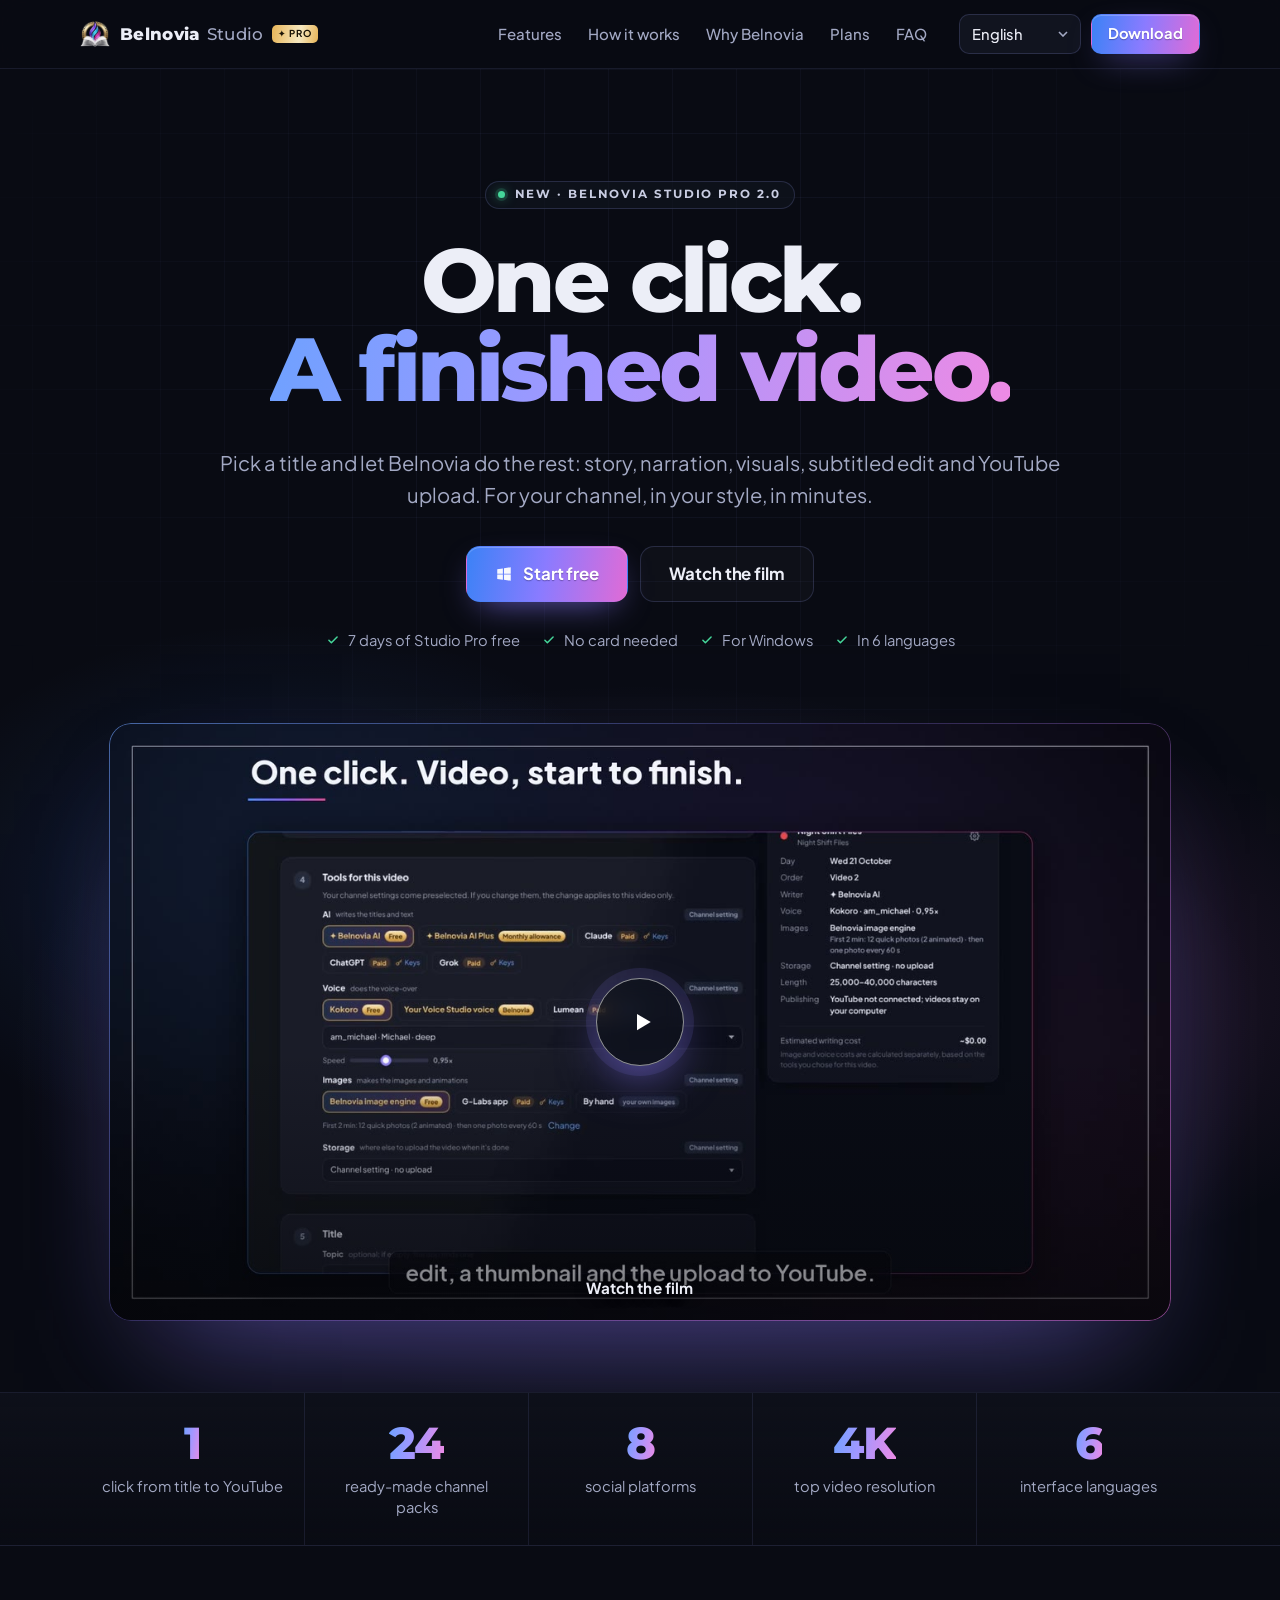
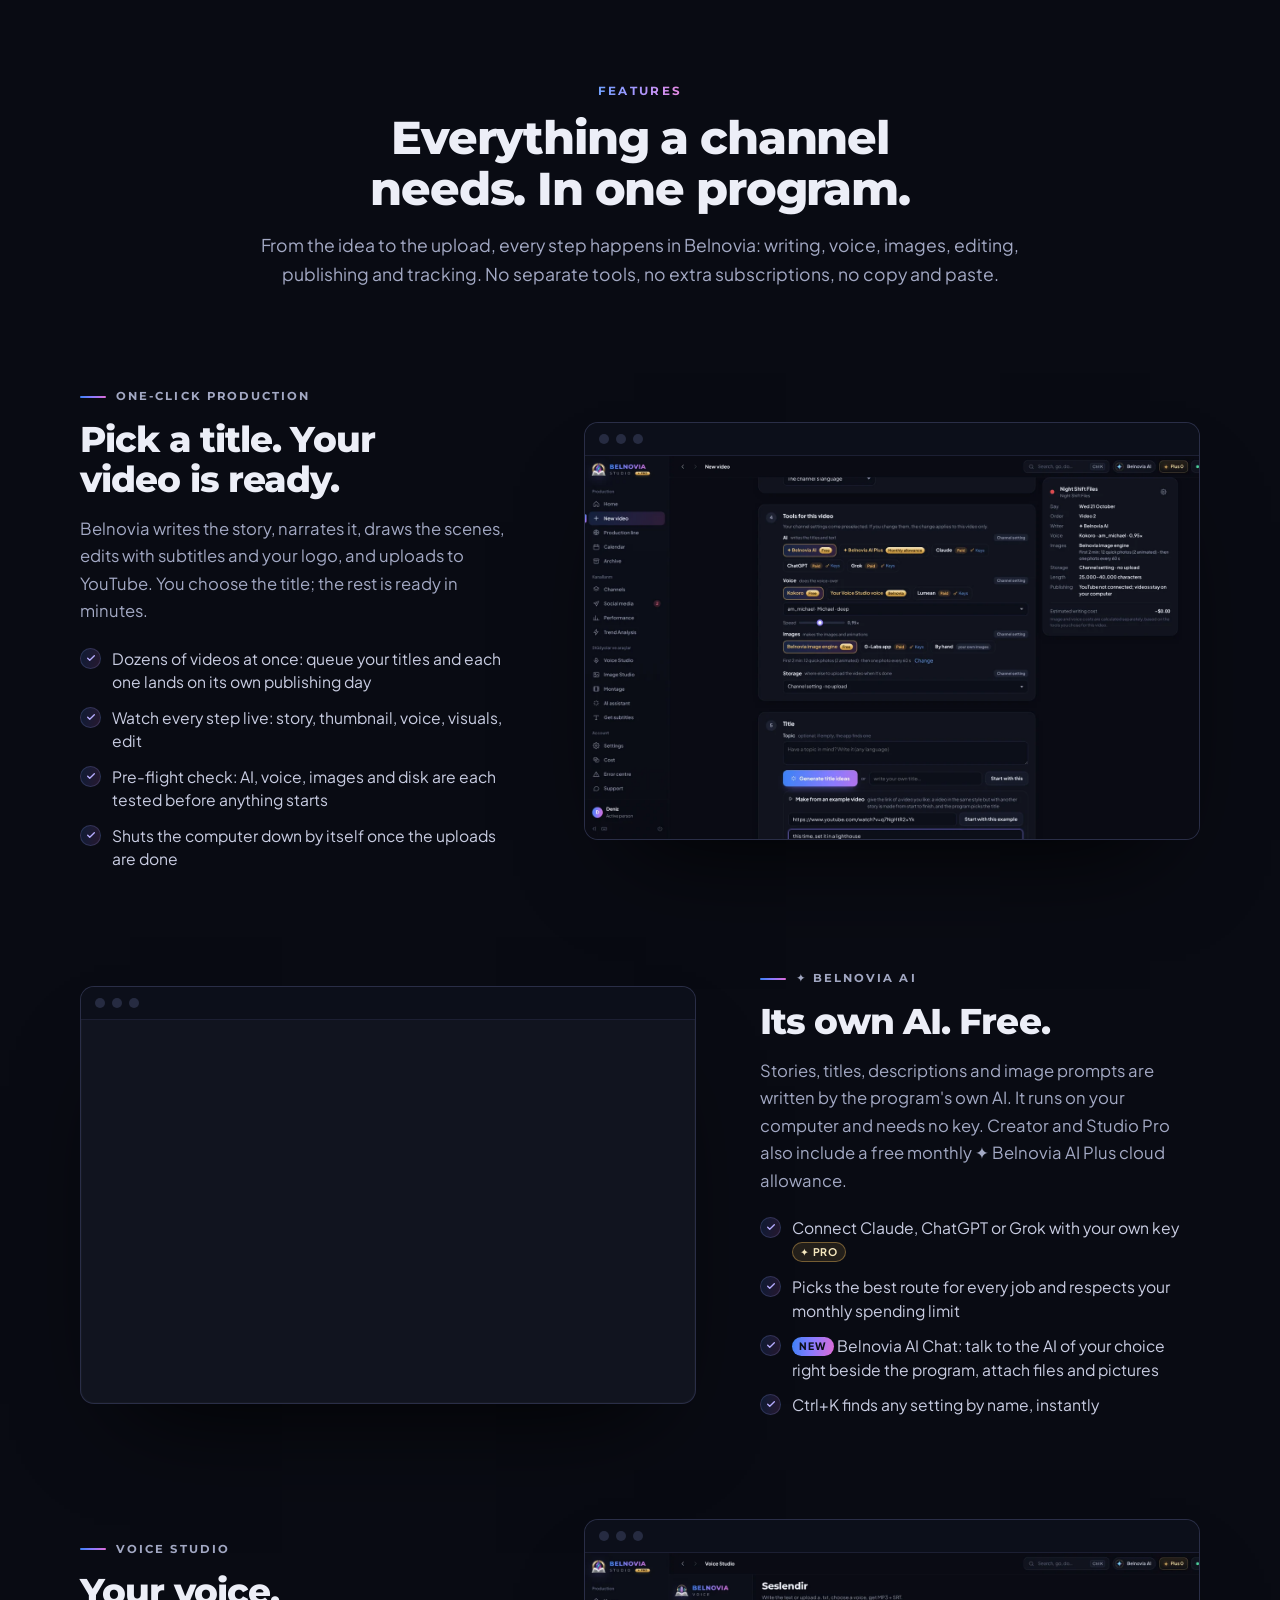
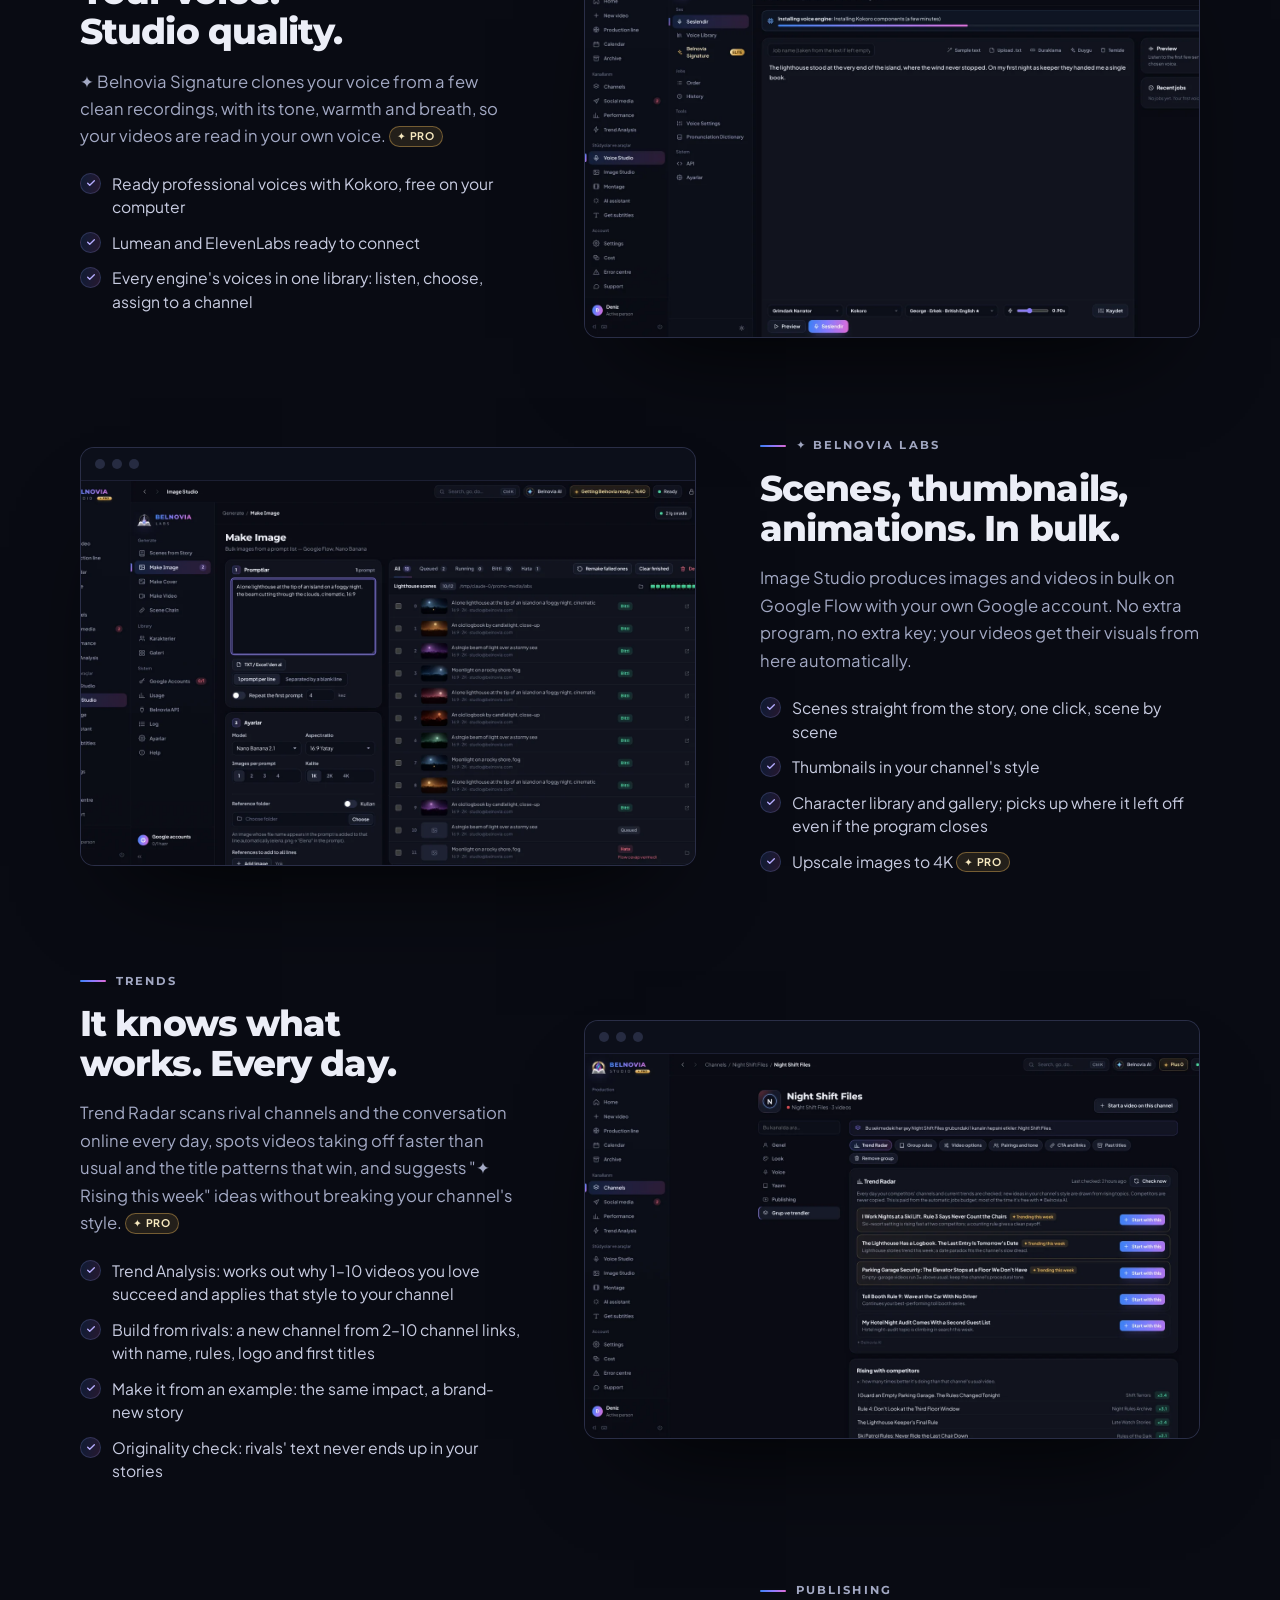
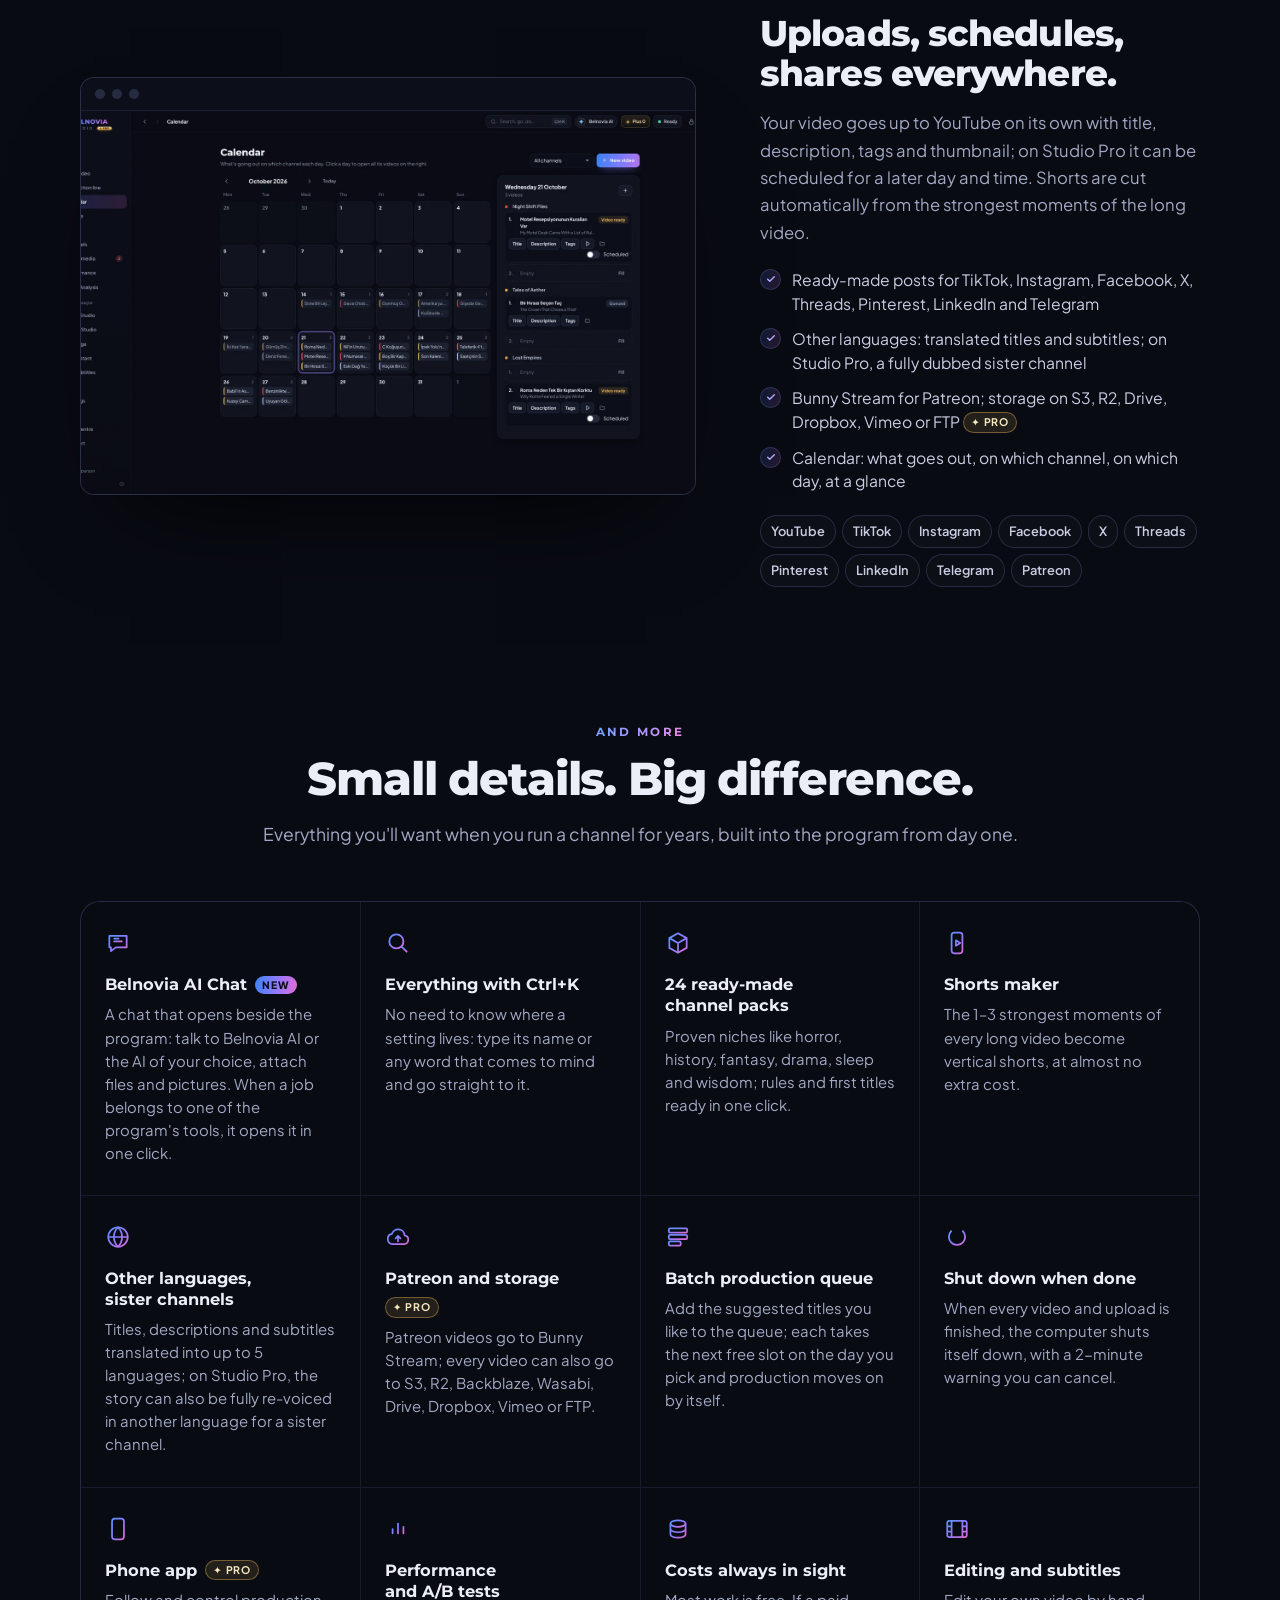
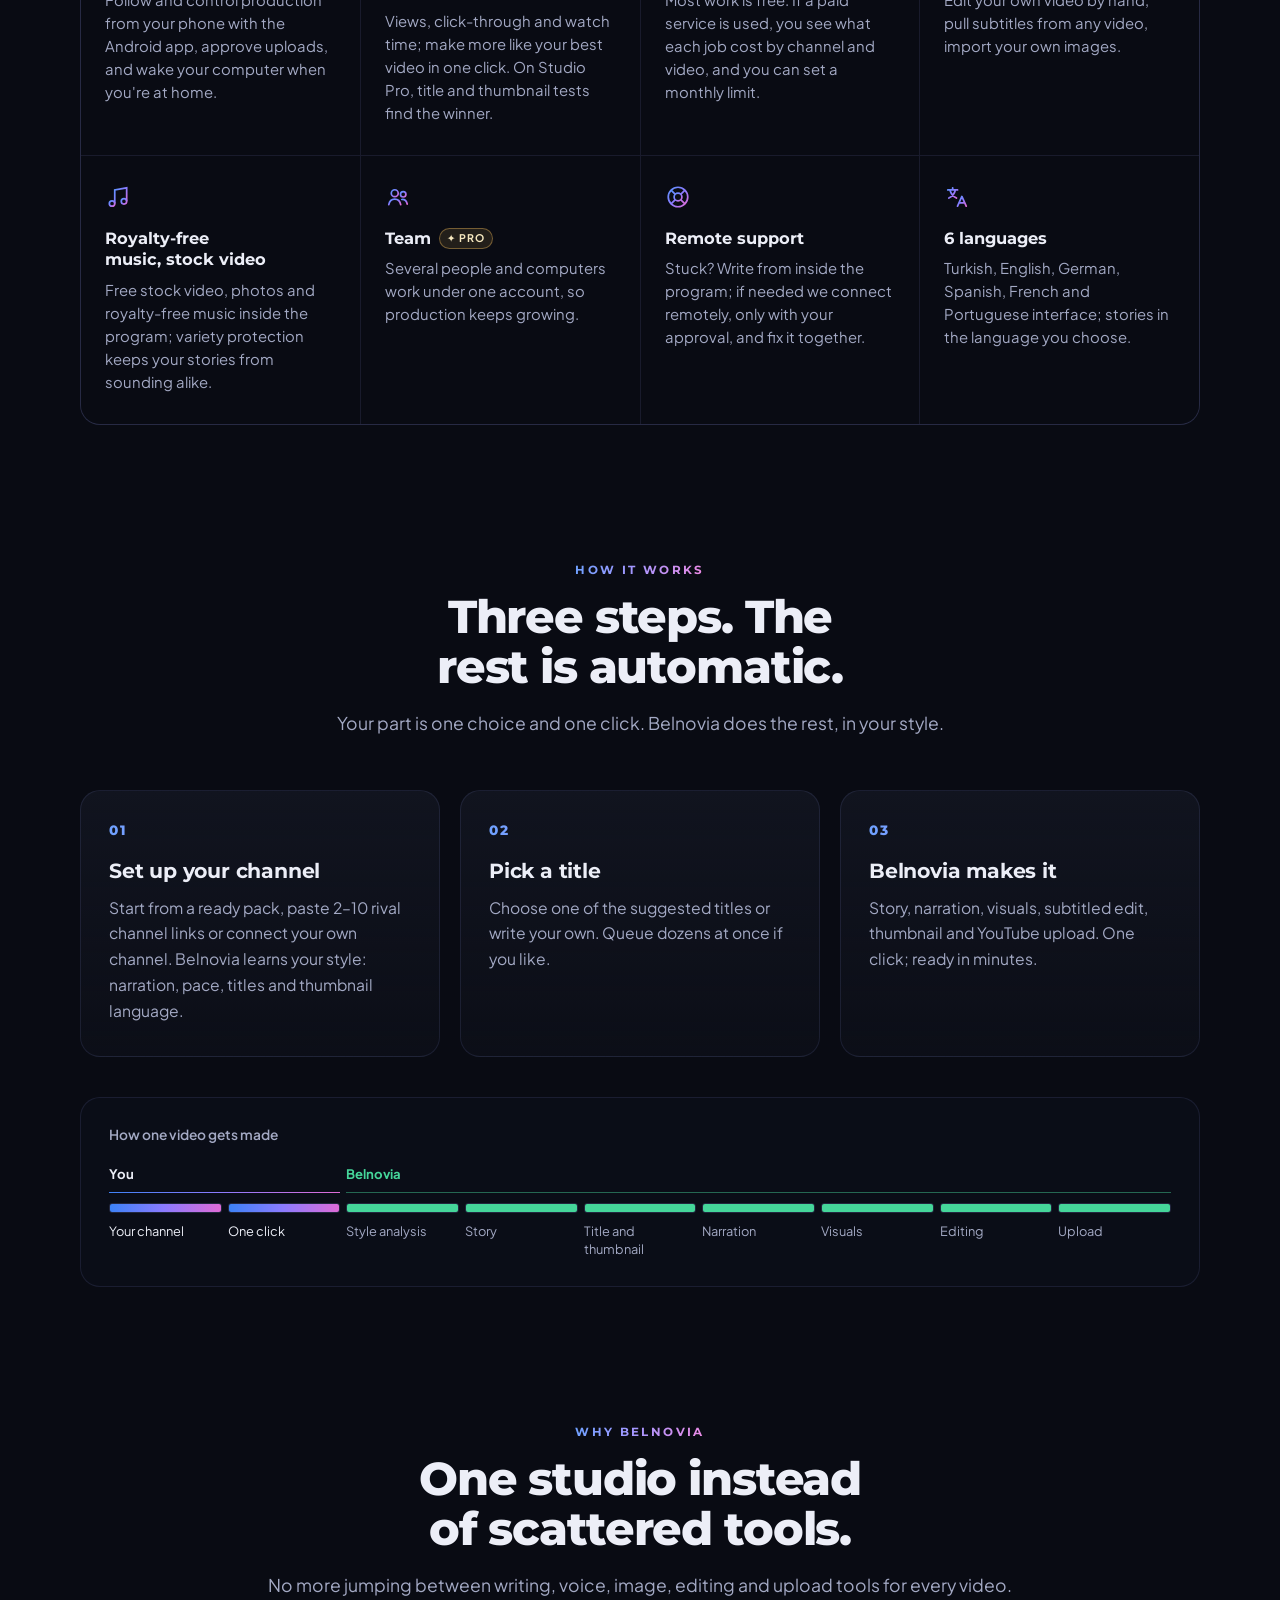
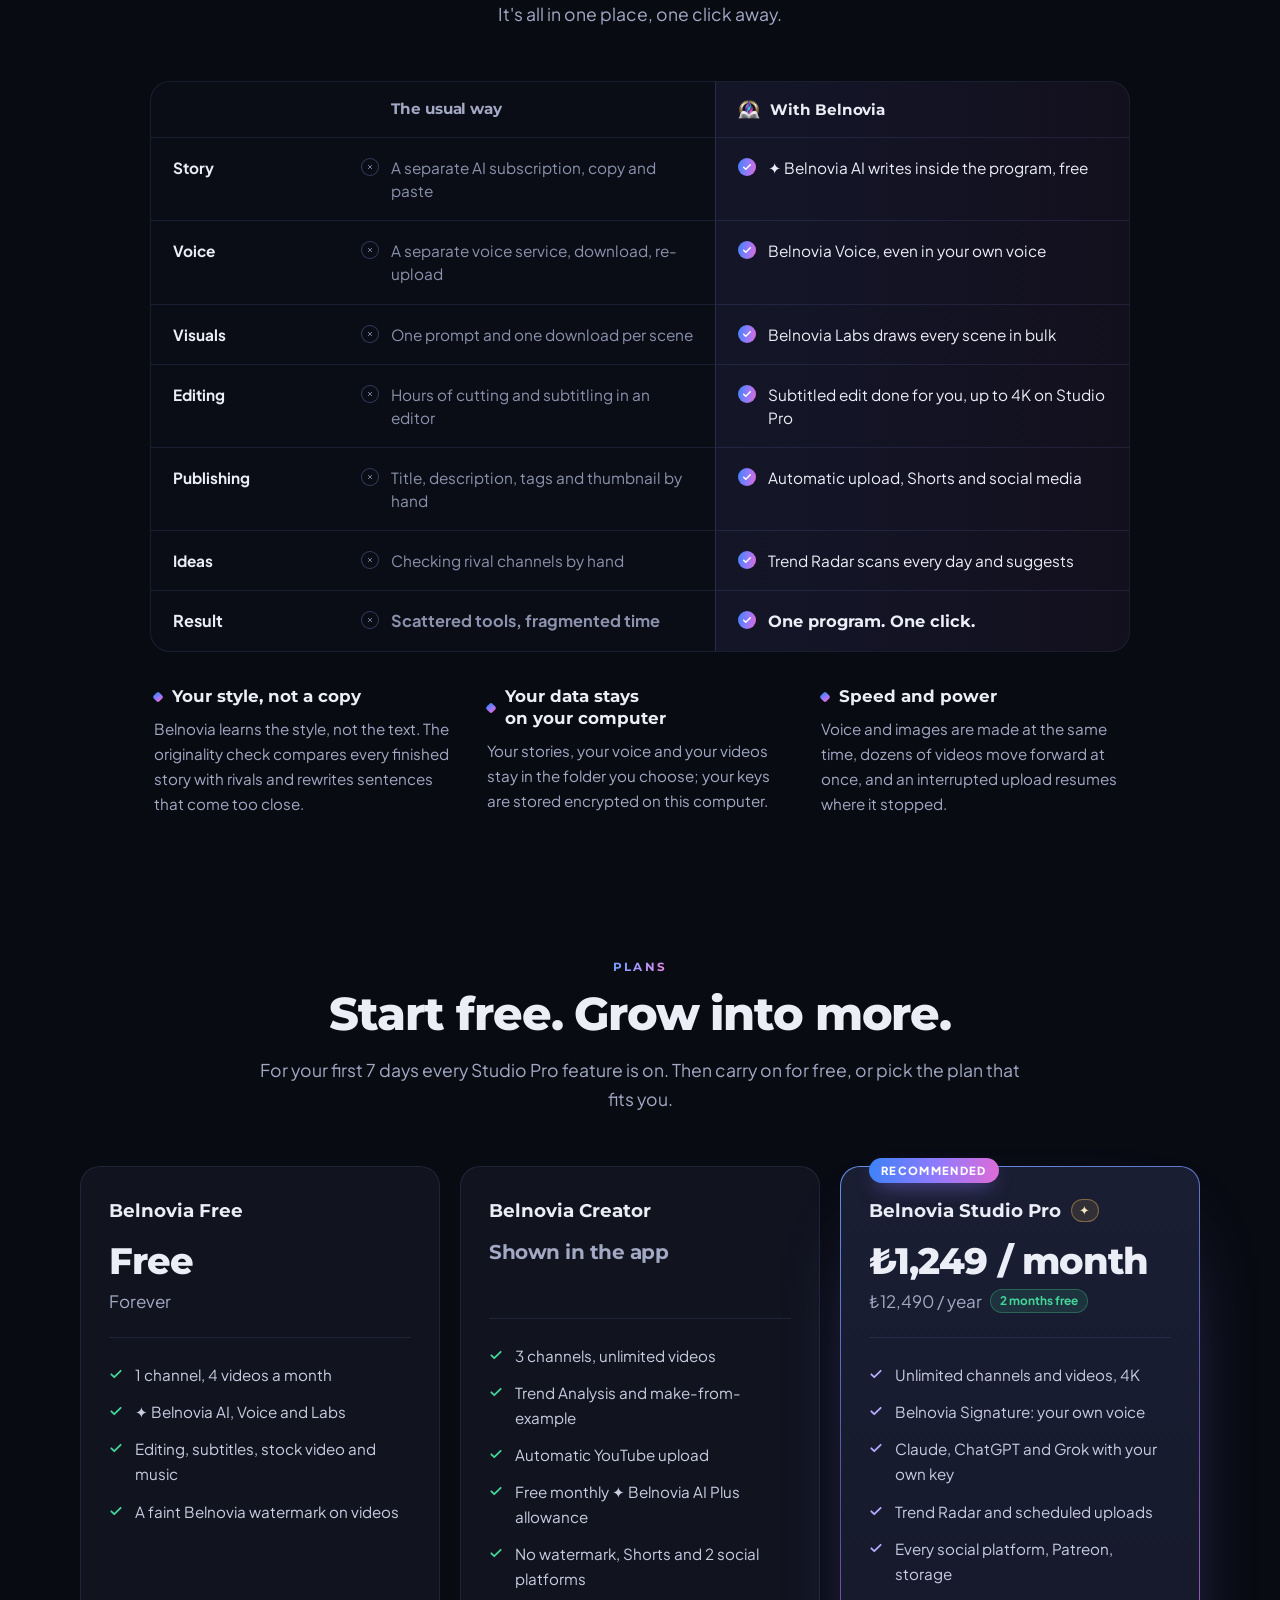
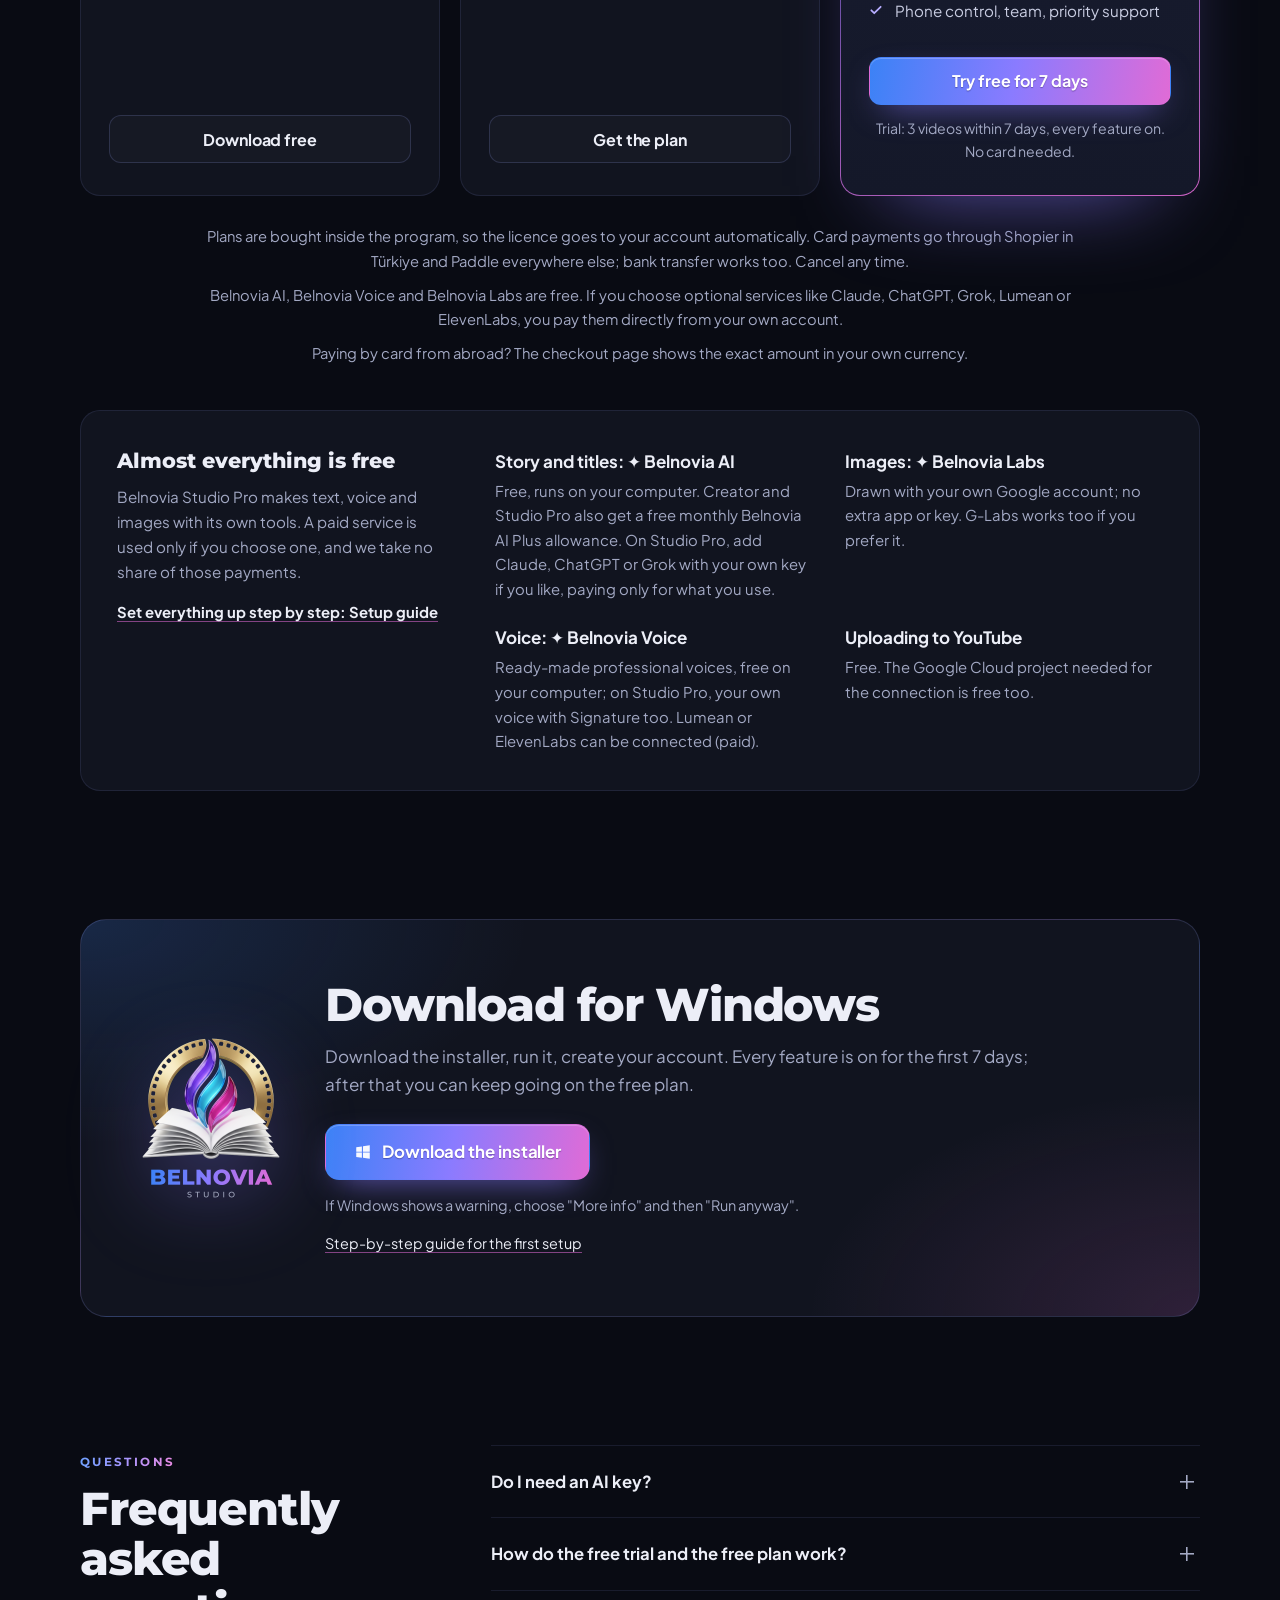
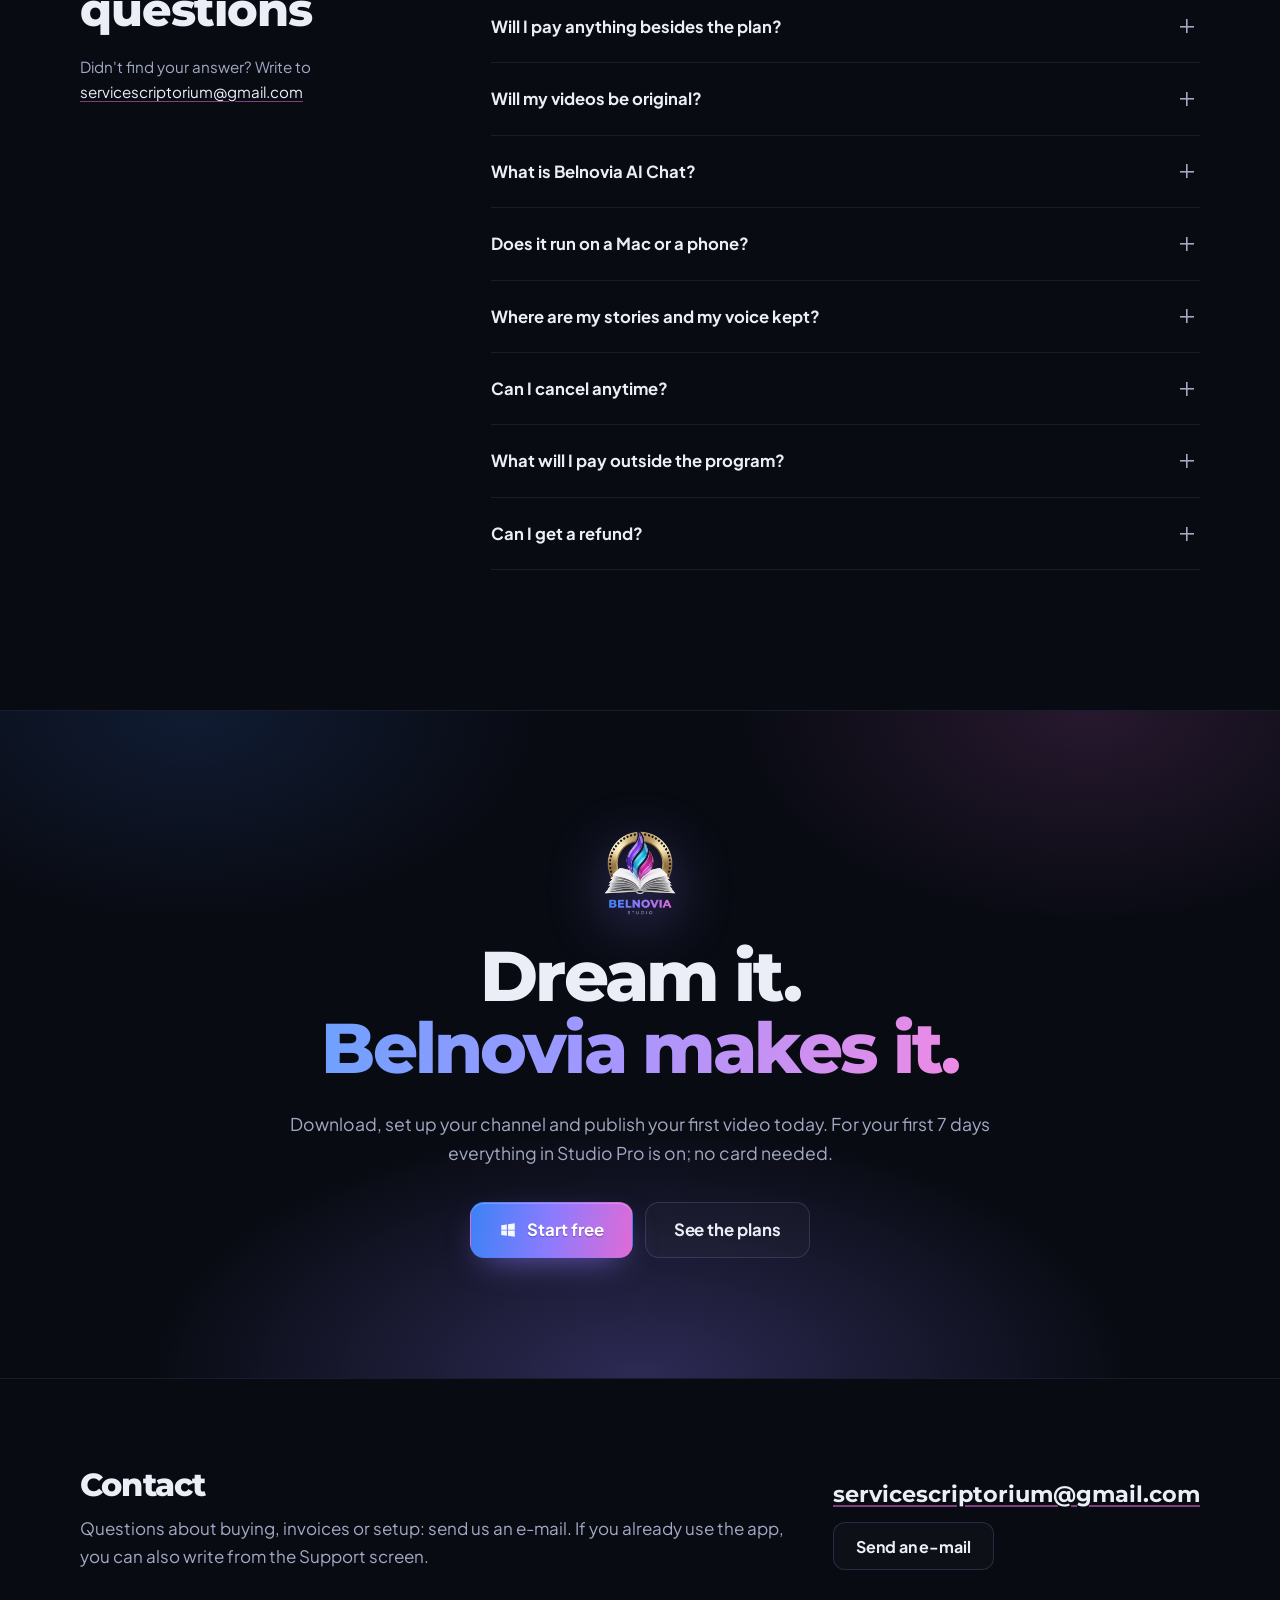
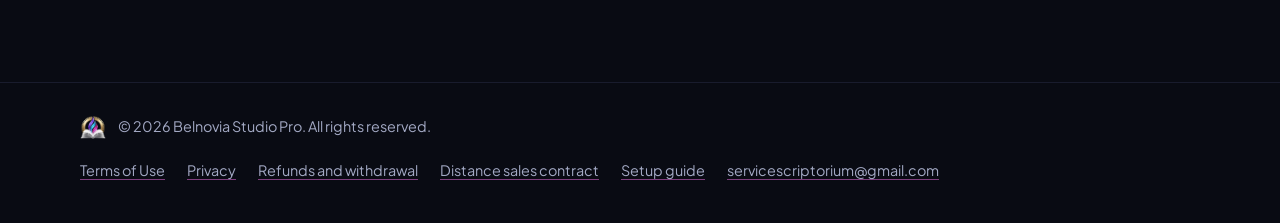
<file: index.html>
<!doctype html>
<!-- NOTE FOR THE OWNER: legal texts (terms.html, privacy.html, refund.html, distance.html, js/legal-texts.js) are drafts; have them reviewed by your lawyer / accountant before taking payments. Prices: edit prices.json. Checkout links: CHECKOUT at the top of js/site.js. -->
<html lang="tr">
<head>
<meta charset="utf-8">
<meta name="viewport" content="width=device-width, initial-scale=1, viewport-fit=cover">
<title>Belnovia Studio Pro | Tek tık. Baştan sona video.</title>
<meta name="description" content="Başlığı seç; hikâye, seslendirme, görseller, altyazılı montaj ve YouTube'a yükleme dakikalar içinde hazır. Ücretsiz ✦ Belnovia AI, kendi sesin, Trend Radarı ve 8 sosyal platform tek programda. Windows için.">
<meta name="theme-color" content="#090b13">
<meta name="color-scheme" content="dark">
<link rel="icon" type="image/png" sizes="32x32" href="img/icon-32.png?v=4">
<link rel="apple-touch-icon" href="img/icon-256.png?v=4">
<link rel="alternate" hreflang="tr" href="?lang=tr">
<link rel="alternate" hreflang="en" href="?lang=en">
<link rel="alternate" hreflang="de" href="?lang=de">
<link rel="alternate" hreflang="es" href="?lang=es">
<link rel="alternate" hreflang="fr" href="?lang=fr">
<link rel="alternate" hreflang="pt" href="?lang=pt">
<link rel="alternate" hreflang="x-default" href="./">
<meta property="og:type" content="website">
<meta property="og:site_name" content="Belnovia Studio Pro">
<meta property="og:locale" content="tr_TR">
<meta property="og:locale:alternate" content="en_US">
<meta property="og:locale:alternate" content="de_DE">
<meta property="og:locale:alternate" content="es_ES">
<meta property="og:locale:alternate" content="fr_FR">
<meta property="og:locale:alternate" content="pt_BR">
<meta property="og:title" content="Belnovia Studio Pro | Tek tık. Baştan sona video.">
<meta property="og:description" content="Başlığı seç; hikâye, ses, görseller, montaj ve YouTube'a yükleme dakikalar içinde hazır. Fikrin yeter. Gerisi Belnovia.">
<meta property="og:image" content="https://servicescriptorium.github.io/img/og.jpg">
<meta property="og:image:width" content="1200">
<meta property="og:image:height" content="630">
<meta property="og:image:alt" content="Belnovia Studio Pro">
<meta name="twitter:card" content="summary_large_image">
<meta name="twitter:title" content="Belnovia Studio Pro | Tek tık. Baştan sona video.">
<meta name="twitter:description" content="Başlığı seç; hikâye, ses, görseller, montaj ve YouTube'a yükleme dakikalar içinde hazır.">
<meta name="twitter:image" content="https://servicescriptorium.github.io/img/og.jpg">
<link rel="preload" href="fonts/montserrat.woff2" as="font" type="font/woff2" crossorigin>
<link rel="preload" href="fonts/jakarta.woff2" as="font" type="font/woff2" crossorigin>
<link rel="stylesheet" href="css/site.css?v=5">
<script type="application/ld+json">
{"@context":"https://schema.org","@type":"SoftwareApplication","name":"Belnovia Studio Pro","operatingSystem":"Windows","applicationCategory":"MultimediaApplication","description":"One click: story, narration, visuals, subtitled edit and YouTube upload for your channel, in your style.","inLanguage":["tr","en","de","es","fr","pt"],"offers":{"@type":"Offer","price":"0","priceCurrency":"TRY","description":"Belnovia Free"}}
</script>
</head>
<body class="home">
<a class="skip" href="#main" data-i18n="skip">İçeriğe geç</a>

<svg width="0" height="0" style="position:absolute" aria-hidden="true" focusable="false">
  <defs>
    <linearGradient id="g-ico" x1="0" y1="0" x2="1" y2="1"><stop offset="0" stop-color="#5b93ff"/><stop offset=".5" stop-color="#8a7bff"/><stop offset="1" stop-color="#e06bd6"/></linearGradient>
  </defs>
  <symbol id="i-check" viewBox="0 0 24 24"><path d="M5 12.5l4.2 4.2L19 7" fill="none" stroke="currentColor" stroke-width="2" stroke-linecap="round" stroke-linejoin="round"/></symbol>
  <symbol id="i-play" viewBox="0 0 24 24"><path d="M8 5.5v13l11-6.5z" fill="currentColor"/></symbol>
  <symbol id="i-arrow" viewBox="0 0 24 24"><path d="M5 12h14M13 6l6 6-6 6" fill="none" stroke="currentColor" stroke-width="1.8" stroke-linecap="round" stroke-linejoin="round"/></symbol>
  <symbol id="i-win" viewBox="0 0 24 24"><path d="M3 5.5l7.5-1v7H3zM12 4.3L21 3v8.5h-9zM3 12.5h7.5v7L3 18.5zM12 12.5h9V21l-9-1.3z" fill="currentColor"/></symbol>
  <symbol id="i-pack" viewBox="0 0 24 24"><g fill="none" stroke="url(#g-ico)" stroke-width="1.6" stroke-linejoin="round"><path d="M12 3l8 4.5v9L12 21l-8-4.5v-9z"/><path d="M4 7.5l8 4.5 8-4.5M12 12v9"/></g></symbol>
  <symbol id="i-shorts" viewBox="0 0 24 24"><g fill="none" stroke="url(#g-ico)" stroke-width="1.6" stroke-linejoin="round"><rect x="7" y="2.5" width="10" height="19" rx="2.5"/><path d="M11 9.5v5l4-2.5z"/></g></symbol>
  <symbol id="i-globe" viewBox="0 0 24 24"><g fill="none" stroke="url(#g-ico)" stroke-width="1.6"><circle cx="12" cy="12" r="9"/><path d="M3 12h18M12 3c2.6 2.7 3.8 5.7 3.8 9S14.6 18.3 12 21c-2.6-2.7-3.8-5.7-3.8-9S9.4 5.7 12 3z"/></g></symbol>
  <symbol id="i-cloud" viewBox="0 0 24 24"><g fill="none" stroke="url(#g-ico)" stroke-width="1.6" stroke-linejoin="round"><path d="M7 18.5h10.5a4 4 0 00.6-7.95A6 6 0 006.4 9.1 4.75 4.75 0 007 18.5z"/><path d="M12 11v5M9.8 13.2L12 11l2.2 2.2" stroke-linecap="round"/></g></symbol>
  <symbol id="i-chart" viewBox="0 0 24 24"><g fill="none" stroke="url(#g-ico)" stroke-width="1.6" stroke-linecap="round"><path d="M4 20h16"/><path d="M7 16v-4M12 16V7M17 16v-6"/></g></symbol>
  <symbol id="i-coin" viewBox="0 0 24 24"><g fill="none" stroke="url(#g-ico)" stroke-width="1.6"><ellipse cx="12" cy="7" rx="7" ry="3"/><path d="M5 7v5c0 1.7 3.1 3 7 3s7-1.3 7-3V7M5 12v5c0 1.7 3.1 3 7 3s7-1.3 7-3v-5"/></g></symbol>
  <symbol id="i-queue" viewBox="0 0 24 24"><g fill="none" stroke="url(#g-ico)" stroke-width="1.6" stroke-linecap="round"><rect x="3.5" y="4" width="17" height="4" rx="1.2"/><rect x="3.5" y="10" width="17" height="4" rx="1.2"/><rect x="3.5" y="16" width="11" height="4" rx="1.2"/></g></symbol>
  <symbol id="i-power" viewBox="0 0 24 24"><g fill="none" stroke="url(#g-ico)" stroke-width="1.7" stroke-linecap="round"><path d="M12 3v8"/><path d="M6.6 6.6a7.5 7.5 0 1010.8 0"/></g></symbol>
  <symbol id="i-phone" viewBox="0 0 24 24"><g fill="none" stroke="url(#g-ico)" stroke-width="1.6"><rect x="6.5" y="2.5" width="11" height="19" rx="2.5"/><path d="M10.5 18.5h3" stroke-linecap="round"/></g></symbol>
  <symbol id="i-help" viewBox="0 0 24 24"><g fill="none" stroke="url(#g-ico)" stroke-width="1.6"><circle cx="12" cy="12" r="9"/><circle cx="12" cy="12" r="3.6"/><path d="M5.6 5.6l3.9 3.9M14.5 14.5l3.9 3.9M18.4 5.6l-3.9 3.9M9.5 14.5l-3.9 3.9"/></g></symbol>
  <symbol id="i-chat" viewBox="0 0 24 24"><g fill="none" stroke="url(#g-ico)" stroke-width="1.6" stroke-linejoin="round"><path d="M4 5.5h16v10.5H10l-4.5 3.5V16H4z"/><path d="M8.5 10.5h7M8.5 8h4" stroke-linecap="round"/></g></symbol>
  <symbol id="i-search" viewBox="0 0 24 24"><g fill="none" stroke="url(#g-ico)" stroke-width="1.7" stroke-linecap="round"><circle cx="10.5" cy="10.5" r="6.5"/><path d="M15.5 15.5L20 20"/></g></symbol>
  <symbol id="i-lang" viewBox="0 0 24 24"><g fill="none" stroke="url(#g-ico)" stroke-width="1.6" stroke-linecap="round" stroke-linejoin="round"><path d="M3.5 5.5h9M8 3.5v2M5.5 5.5c.8 3.4 3 6 6 7.5M10.5 5.5c-.8 3.4-3 6-6 7.5"/><path d="M12.5 20.5l4-9 4 9M14 17.5h5"/></g></symbol>
  <symbol id="i-film" viewBox="0 0 24 24"><g fill="none" stroke="url(#g-ico)" stroke-width="1.6"><rect x="3" y="4.5" width="18" height="15" rx="2"/><path d="M7 4.5v15M17 4.5v15M3 9.5h4M3 14.5h4M17 9.5h4M17 14.5h4"/></g></symbol>
  <symbol id="i-music" viewBox="0 0 24 24"><g fill="none" stroke="url(#g-ico)" stroke-width="1.6"><path d="M9 18V5.5l11-2V16"/><circle cx="6.5" cy="18" r="2.5"/><circle cx="17.5" cy="16" r="2.5"/></g></symbol>
  <symbol id="i-team" viewBox="0 0 24 24"><g fill="none" stroke="url(#g-ico)" stroke-width="1.6" stroke-linecap="round"><circle cx="9" cy="8.5" r="3.2"/><path d="M3.5 19c.6-3.2 2.8-5 5.5-5s4.9 1.8 5.5 5"/><circle cx="16.8" cy="9.5" r="2.5"/><path d="M15.5 14.3c2.4-.2 4.4 1.3 5 4.2"/></g></symbol>
</svg>

<header class="top">
  <div class="wrap top-in">
    <a class="brand" href="#top" aria-label="Belnovia Studio Pro">
      <img src="img/emblem-sm.png" width="32" height="28" alt="">
      <span>Belnovia<b>Studio</b> <em class="pro-chip" aria-hidden="true">✦ PRO</em></span>
    </a>
    <nav class="nav" id="nav" aria-label="Ana menü" data-i18n-aria="nav.label">
      <a href="#features" data-i18n="nav.features">Özellikler</a>
      <a href="#how" data-i18n="nav.how">Nasıl çalışır</a>
      <a href="#why" data-i18n="nav.why">Neden Belnovia</a>
      <a href="#pricing" data-i18n="nav.pricing">Planlar</a>
      <a href="#faq" data-i18n="nav.faq">Sorular</a>
    </nav>
    <div class="top-act">
      <label class="lang">
        <span class="sr" data-i18n="lang.label">Dil</span>
        <select id="lang-select"></select>
      </label>
      <a class="btn btn-sm btn-primary top-dl" href="#download" data-i18n="nav.download">İndir</a>
      <button class="menu-btn" id="menu-btn" type="button" aria-expanded="false" aria-controls="nav"><span class="sr" data-i18n="nav.menu">Menü</span><i></i><i></i></button>
    </div>
  </div>
</header>

<main id="main">
  <!-- HERO -->
  <section class="hero" id="top" aria-labelledby="hero-h">
    <div class="hero-bg" aria-hidden="true"></div>
    <div class="wrap hero-in">
      <p class="kick"><span class="kick-dot" aria-hidden="true"></span><span data-i18n="hero.kick">YENİ · BELNOVIA STUDIO PRO 2.0</span></p>
      <h1 id="hero-h"><span data-i18n="hero.t1">Tek tık.</span> <span class="grad-text" data-i18n="hero.t2">Baştan sona video.</span></h1>
      <p class="lead" data-i18n="hero.sub"></p>
      <div class="cta-row">
        <a class="btn btn-primary btn-lg dl-link" href="#download"><svg class="ico" width="18" height="18" aria-hidden="true"><use href="#i-win"/></svg><span data-i18n="hero.cta">Ücretsiz başla</span></a>
        <a class="btn btn-ghost btn-lg" href="#film" id="watch-film" data-i18n="hero.cta2">Filmi izle</a>
      </div>
      <ul class="trust" aria-label="Özet" data-i18n-aria="hero.trustLabel">
        <li data-i18n="hero.trust1"></li>
        <li data-i18n="hero.trust2"></li>
        <li data-i18n="hero.trust3"></li>
        <li data-i18n="hero.trust4"></li>
      </ul>

      <!-- the film: js/site-config.js names the file (videos/demo-tr.mp4, videos/demo-en.mp4) or a YouTube id -->
      <div class="film-wrap" id="film">
        <div class="film" id="sample-box">
          <button type="button" class="film-play" id="sample-play">
            <img class="film-poster" id="sample-poster" src="img/posters/demo-tr.jpg" data-langsrc="img/posters/demo-{l}.jpg" width="1280" height="720" alt="" fetchpriority="high">
            <span class="film-btn" aria-hidden="true"><svg width="30" height="30"><use href="#i-play"/></svg></span>
            <span class="film-label" data-i18n="sample.play">Tanıtım filmini izle</span>
          </button>
        </div>
        <p class="film-note" id="sample-note" hidden></p>
      </div>
    </div>
  </section>

  <!-- STATS -->
  <section class="stats" aria-label="Belnovia Studio Pro" data-i18n-aria="stats.label">
    <div class="wrap">
      <dl class="stat-row">
        <div><dt class="grad-text">1</dt><dd data-i18n="stats.1">tık: başlıktan YouTube'a</dd></div>
        <div><dt class="grad-text">24</dt><dd data-i18n="stats.2">hazır kanal paketi</dd></div>
        <div><dt class="grad-text">8</dt><dd data-i18n="stats.3">sosyal platform, tek yerden</dd></div>
        <div><dt class="grad-text">4K</dt><dd data-i18n="stats.4">altyazılı montaj</dd></div>
        <div><dt class="grad-text">6</dt><dd data-i18n="stats.5">dil, arayüz ve video</dd></div>
      </dl>
    </div>
  </section>

  <!-- SAMPLE (YouTube) stays in the hero film; this old anchor keeps old links working -->
  <span id="sample" aria-hidden="true"></span>

  <!-- SHOWCASE -->
  <section class="sec" id="features" aria-labelledby="feat-h">
    <div class="wrap">
      <header class="sec-head center">
        <p class="eyebrow" data-i18n="feat.eyebrow">ÖZELLİKLER</p>
        <h2 id="feat-h" data-i18n="feat.title"></h2>
        <p class="sec-lead" data-i18n="feat.lead"></p>
      </header>

      <article class="show reveal" id="one-click">
        <div class="show-copy">
          <p class="show-kick" data-i18n="s1.kick"></p>
          <h3 data-i18n="s1.title"></h3>
          <p data-i18n="s1.text"></p>
          <ul class="ticks">
            <li data-i18n="s1.b1"></li><li data-i18n="s1.b2"></li><li data-i18n="s1.b3"></li><li data-i18n="s1.b4"></li>
          </ul>
        </div>
        <figure class="show-media">
          <div class="window"><div class="window-bar" aria-hidden="true"><i></i><i></i><i></i></div>
            <img src="img/shots/tr/new.webp" data-langsrc="img/shots/{l}/new.webp" width="1440" height="900" loading="lazy" decoding="async" alt="" data-i18n-alt="shots.newAlt">
          </div>
        </figure>
      </article>

      <article class="show flip reveal" id="ai">
        <div class="show-copy">
          <p class="show-kick" data-i18n="s2.kick"></p>
          <h3 data-i18n="s2.title"></h3>
          <p data-i18n="s2.text"></p>
          <ul class="ticks">
            <li><span data-i18n="s2.b1"></span> <span class="pro" data-i18n="tag.pro">✦ PRO</span></li>
            <li data-i18n="s2.b2"></li>
            <li><span class="new" data-i18n="tag.new">YENİ</span> <span data-i18n="s2.b3"></span></li>
            <li data-i18n="s2.b4"></li>
          </ul>
        </div>
        <figure class="show-media">
          <div class="window"><div class="window-bar" aria-hidden="true"><i></i><i></i><i></i></div>
            <picture>
              <source media="(max-width: 760px)" srcset="img/shots/tr/home-m.webp" data-langsrc="img/shots/{l}/home-m.webp" width="860" height="662">
              <img src="img/shots/tr/home.webp" data-langsrc="img/shots/{l}/home.webp" width="1440" height="900" loading="lazy" decoding="async" alt="" data-i18n-alt="hero.shotAlt">
            </picture>
          </div>
        </figure>
      </article>

      <article class="show reveal" id="voice">
        <div class="show-copy">
          <p class="show-kick" data-i18n="s3.kick"></p>
          <h3 data-i18n="s3.title"></h3>
          <p><span data-i18n="s3.text"></span> <span class="pro" data-i18n="tag.pro">✦ PRO</span></p>
          <ul class="ticks">
            <li data-i18n="s3.b1"></li><li data-i18n="s3.b2"></li><li data-i18n="s3.b3"></li>
          </ul>
        </div>
        <figure class="show-media">
          <div class="window"><div class="window-bar" aria-hidden="true"><i></i><i></i><i></i></div>
            <img src="img/shots/tr/voice.webp" data-langsrc="img/shots/{l}/voice.webp" width="1440" height="900" loading="lazy" decoding="async" alt="" data-i18n-alt="shots.voiceAlt">
          </div>
        </figure>
      </article>

      <article class="show flip reveal" id="labs">
        <div class="show-copy">
          <p class="show-kick" data-i18n="s4.kick"></p>
          <h3 data-i18n="s4.title"></h3>
          <p data-i18n="s4.text"></p>
          <ul class="ticks">
            <li data-i18n="s4.b1"></li><li data-i18n="s4.b2"></li><li data-i18n="s4.b3"></li>
            <li><span data-i18n="s4.b4"></span> <span class="pro" data-i18n="tag.pro">✦ PRO</span></li>
          </ul>
        </div>
        <figure class="show-media">
          <div class="window"><div class="window-bar" aria-hidden="true"><i></i><i></i><i></i></div>
            <img src="img/shots/tr/labs.webp" data-langsrc="img/shots/{l}/labs.webp" width="1440" height="900" loading="lazy" decoding="async" alt="" data-i18n-alt="shots.labsAlt">
          </div>
        </figure>
      </article>

      <article class="show reveal" id="trends">
        <div class="show-copy">
          <p class="show-kick" data-i18n="s5.kick"></p>
          <h3 data-i18n="s5.title"></h3>
          <p><span data-i18n="s5.text"></span> <span class="pro" data-i18n="tag.pro">✦ PRO</span></p>
          <ul class="ticks">
            <li data-i18n="s5.b1"></li><li data-i18n="s5.b2"></li><li data-i18n="s5.b3"></li><li data-i18n="s5.b4"></li>
          </ul>
        </div>
        <figure class="show-media">
          <div class="window"><div class="window-bar" aria-hidden="true"><i></i><i></i><i></i></div>
            <img src="img/shots/tr/trend.webp" data-langsrc="img/shots/{l}/trend.webp" width="1440" height="900" loading="lazy" decoding="async" alt="" data-i18n-alt="shots.trendAlt">
          </div>
        </figure>
      </article>

      <article class="show flip reveal" id="publish">
        <div class="show-copy">
          <p class="show-kick" data-i18n="s6.kick"></p>
          <h3 data-i18n="s6.title"></h3>
          <p data-i18n="s6.text"></p>
          <ul class="ticks">
            <li data-i18n="s6.b1"></li><li data-i18n="s6.b2"></li><li><span data-i18n="s6.b3"></span> <span class="pro" data-i18n="tag.pro">✦ PRO</span></li><li data-i18n="s6.b4"></li>
          </ul>
          <p class="platforms"><span>YouTube</span><span>TikTok</span><span>Instagram</span><span>Facebook</span><span>X</span><span>Threads</span><span>Pinterest</span><span>LinkedIn</span><span>Telegram</span><span>Patreon</span></p>
        </div>
        <figure class="show-media">
          <div class="window"><div class="window-bar" aria-hidden="true"><i></i><i></i><i></i></div>
            <img src="img/shots/tr/cal.webp" data-langsrc="img/shots/{l}/cal.webp" width="1440" height="900" loading="lazy" decoding="async" alt="" data-i18n-alt="shots.calAlt">
          </div>
        </figure>
      </article>
    </div>
  </section>

  <!-- EVERYTHING ELSE -->
  <section class="sec" id="all" aria-labelledby="all-h">
    <div class="wrap">
      <header class="sec-head center">
        <p class="eyebrow" data-i18n="all.eyebrow">VE DAHA FAZLASI</p>
        <h2 id="all-h" data-i18n="all.title"></h2>
        <p class="sec-lead" data-i18n="all.lead"></p>
      </header>
      <ul class="cards">
        <li class="card"><svg class="card-ico" width="26" height="26" aria-hidden="true"><use href="#i-chat"/></svg><h3><span data-i18n="c.chat.t"></span> <span class="new" data-i18n="tag.new">YENİ</span></h3><p data-i18n="c.chat.d"></p></li>
        <li class="card"><svg class="card-ico" width="26" height="26" aria-hidden="true"><use href="#i-search"/></svg><h3 data-i18n="c.find.t"></h3><p data-i18n="c.find.d"></p></li>
        <li class="card"><svg class="card-ico" width="26" height="26" aria-hidden="true"><use href="#i-pack"/></svg><h3 data-i18n="c.packs.t"></h3><p data-i18n="c.packs.d"></p></li>
        <li class="card"><svg class="card-ico" width="26" height="26" aria-hidden="true"><use href="#i-shorts"/></svg><h3 data-i18n="c.shorts.t"></h3><p data-i18n="c.shorts.d"></p></li>
        <li class="card"><svg class="card-ico" width="26" height="26" aria-hidden="true"><use href="#i-globe"/></svg><h3 data-i18n="c.langs.t"></h3><p data-i18n="c.langs.d"></p></li>
        <li class="card"><svg class="card-ico" width="26" height="26" aria-hidden="true"><use href="#i-cloud"/></svg><h3><span data-i18n="c.store.t"></span> <span class="pro" data-i18n="tag.pro">✦ PRO</span></h3><p data-i18n="c.store.d"></p></li>
        <li class="card"><svg class="card-ico" width="26" height="26" aria-hidden="true"><use href="#i-queue"/></svg><h3 data-i18n="c.queue.t"></h3><p data-i18n="c.queue.d"></p></li>
        <li class="card"><svg class="card-ico" width="26" height="26" aria-hidden="true"><use href="#i-power"/></svg><h3 data-i18n="c.off.t"></h3><p data-i18n="c.off.d"></p></li>
        <li class="card"><svg class="card-ico" width="26" height="26" aria-hidden="true"><use href="#i-phone"/></svg><h3><span data-i18n="c.phone.t"></span> <span class="pro" data-i18n="tag.pro">✦ PRO</span></h3><p data-i18n="c.phone.d"></p></li>
        <li class="card"><svg class="card-ico" width="26" height="26" aria-hidden="true"><use href="#i-chart"/></svg><h3 data-i18n="c.perf.t"></h3><p data-i18n="c.perf.d"></p></li>
        <li class="card"><svg class="card-ico" width="26" height="26" aria-hidden="true"><use href="#i-coin"/></svg><h3 data-i18n="c.cost.t"></h3><p data-i18n="c.cost.d"></p></li>
        <li class="card"><svg class="card-ico" width="26" height="26" aria-hidden="true"><use href="#i-film"/></svg><h3 data-i18n="c.edit.t"></h3><p data-i18n="c.edit.d"></p></li>
        <li class="card"><svg class="card-ico" width="26" height="26" aria-hidden="true"><use href="#i-music"/></svg><h3 data-i18n="c.stock.t"></h3><p data-i18n="c.stock.d"></p></li>
        <li class="card"><svg class="card-ico" width="26" height="26" aria-hidden="true"><use href="#i-team"/></svg><h3><span data-i18n="c.team.t"></span> <span class="pro" data-i18n="tag.pro">✦ PRO</span></h3><p data-i18n="c.team.d"></p></li>
        <li class="card"><svg class="card-ico" width="26" height="26" aria-hidden="true"><use href="#i-help"/></svg><h3 data-i18n="c.support.t"></h3><p data-i18n="c.support.d"></p></li>
        <li class="card"><svg class="card-ico" width="26" height="26" aria-hidden="true"><use href="#i-lang"/></svg><h3 data-i18n="c.six.t"></h3><p data-i18n="c.six.d"></p></li>
      </ul>
    </div>
  </section>

  <!-- HOW -->
  <section class="sec" id="how" aria-labelledby="how-h">
    <div class="wrap">
      <header class="sec-head center">
        <p class="eyebrow" data-i18n="how.eyebrow">NASIL ÇALIŞIR</p>
        <h2 id="how-h" data-i18n="how.title">Nasıl çalışır</h2>
        <p class="sec-lead" data-i18n="how.lead"></p>
      </header>
      <ol class="steps">
        <li class="step reveal"><span class="step-n" aria-hidden="true">01</span><h3 data-i18n="how.1t"></h3><p data-i18n="how.1d"></p></li>
        <li class="step reveal"><span class="step-n" aria-hidden="true">02</span><h3 data-i18n="how.2t"></h3><p data-i18n="how.2d"></p></li>
        <li class="step reveal"><span class="step-n" aria-hidden="true">03</span><h3 data-i18n="how.3t"></h3><p data-i18n="how.3d"></p></li>
      </ol>
      <figure class="line reveal" aria-labelledby="line-cap">
        <figcaption id="line-cap" class="line-cap" data-i18n="line.label">Bir videonun üretim hattı</figcaption>
        <div class="line-owners" aria-hidden="true">
          <span class="own own-you" data-i18n="line.you">Sen</span>
          <span class="own own-app" data-i18n="line.app">Belnovia</span>
        </div>
        <ol class="line-track">
          <li class="seg you"><i></i><span data-i18n="line.s1"></span></li>
          <li class="seg you"><i></i><span data-i18n="line.s2"></span></li>
          <li class="seg"><i></i><span data-i18n="line.s3"></span></li>
          <li class="seg"><i></i><span data-i18n="line.s4"></span></li>
          <li class="seg"><i></i><span data-i18n="line.s5"></span></li>
          <li class="seg"><i></i><span data-i18n="line.s6"></span></li>
          <li class="seg"><i></i><span data-i18n="line.s7"></span></li>
          <li class="seg"><i></i><span data-i18n="line.s8"></span></li>
          <li class="seg"><i></i><span data-i18n="line.s9"></span></li>
        </ol>
      </figure>
    </div>
  </section>

  <!-- WHY -->
  <section class="sec" id="why" aria-labelledby="why-h">
    <div class="wrap">
      <header class="sec-head center">
        <p class="eyebrow" data-i18n="why.eyebrow">NEDEN BELNOVIA</p>
        <h2 id="why-h" data-i18n="why.title"></h2>
        <p class="sec-lead" data-i18n="why.lead"></p>
      </header>
      <div class="compare reveal" role="table" aria-labelledby="why-h">
        <div class="cmp-row cmp-head" role="row">
          <span role="columnheader" class="cmp-k"><span class="sr" data-i18n="why.colStep">Adım</span></span>
          <span role="columnheader" class="cmp-old" data-i18n="why.colOld">Alışılmış yol</span>
          <span role="columnheader" class="cmp-new"><img src="img/emblem-sm.png" width="22" height="19" alt=""> <span data-i18n="why.colNew">Belnovia ile</span></span>
        </div>
        <div class="cmp-row" role="row"><span role="rowheader" class="cmp-k" data-i18n="why.r1k"></span><span role="cell" class="cmp-old" data-i18n="why.r1o"></span><span role="cell" class="cmp-new" data-i18n="why.r1n"></span></div>
        <div class="cmp-row" role="row"><span role="rowheader" class="cmp-k" data-i18n="why.r2k"></span><span role="cell" class="cmp-old" data-i18n="why.r2o"></span><span role="cell" class="cmp-new" data-i18n="why.r2n"></span></div>
        <div class="cmp-row" role="row"><span role="rowheader" class="cmp-k" data-i18n="why.r3k"></span><span role="cell" class="cmp-old" data-i18n="why.r3o"></span><span role="cell" class="cmp-new" data-i18n="why.r3n"></span></div>
        <div class="cmp-row" role="row"><span role="rowheader" class="cmp-k" data-i18n="why.r4k"></span><span role="cell" class="cmp-old" data-i18n="why.r4o"></span><span role="cell" class="cmp-new" data-i18n="why.r4n"></span></div>
        <div class="cmp-row" role="row"><span role="rowheader" class="cmp-k" data-i18n="why.r5k"></span><span role="cell" class="cmp-old" data-i18n="why.r5o"></span><span role="cell" class="cmp-new" data-i18n="why.r5n"></span></div>
        <div class="cmp-row" role="row"><span role="rowheader" class="cmp-k" data-i18n="why.r6k"></span><span role="cell" class="cmp-old" data-i18n="why.r6o"></span><span role="cell" class="cmp-new" data-i18n="why.r6n"></span></div>
        <div class="cmp-row cmp-sum" role="row"><span role="rowheader" class="cmp-k" data-i18n="why.r7k"></span><span role="cell" class="cmp-old" data-i18n="why.r7o"></span><span role="cell" class="cmp-new" data-i18n="why.r7n"></span></div>
      </div>
      <ul class="pillars">
        <li class="reveal"><h3 data-i18n="why.p1t"></h3><p data-i18n="why.p1d"></p></li>
        <li class="reveal"><h3 data-i18n="why.p2t"></h3><p data-i18n="why.p2d"></p></li>
        <li class="reveal"><h3 data-i18n="why.p3t"></h3><p data-i18n="why.p3d"></p></li>
      </ul>
    </div>
  </section>

  <!-- PRICING -->
  <section class="sec" id="pricing" aria-labelledby="price-h">
    <div class="wrap">
      <header class="sec-head center">
        <p class="eyebrow" data-i18n="price.eyebrow">PLANLAR</p>
        <h2 id="price-h" data-i18n="price.title"></h2>
        <p class="sec-lead" data-i18n="price.lead"></p>
      </header>
      <div class="plans">
        <article class="plan" aria-labelledby="pl-free">
          <h3 id="pl-free" data-i18n="price.free"></h3>
          <p class="plan-price"><span data-i18n="price.freePrice"></span></p>
          <p class="plan-sub" data-i18n="price.freeSub"></p>
          <ul class="plan-inc">
            <li data-i18n="price.f1"></li><li data-i18n="price.f2"></li><li data-i18n="price.f3"></li><li data-i18n="price.f4"></li>
          </ul>
          <a class="btn btn-ghost dl-link" href="#download" data-i18n="price.freeCta"></a>
        </article>
        <article class="plan" aria-labelledby="pl-creator">
          <h3 id="pl-creator" data-i18n="price.creator"></h3>
          <p class="plan-price" data-price="creatorMonthly"></p>
          <p class="plan-sub"><span data-price="creatorYearly" class="plan-year"></span></p>
          <ul class="plan-inc">
            <li data-i18n="price.c1"></li><li data-i18n="price.c2"></li><li data-i18n="price.c3"></li><li data-i18n="price.c4"></li><li data-i18n="price.c5"></li>
          </ul>
          <a class="btn btn-ghost buy" href="#download" data-plan="creator" data-i18n="price.buy"></a>
        </article>
        <article class="plan plan-trial" aria-labelledby="pl-pro">
          <p class="plan-flag"><span data-i18n="price.best"></span></p>
          <h3 id="pl-pro"><span data-i18n="price.pro"></span> <span class="pro" aria-hidden="true">✦</span></h3>
          <p class="plan-price" data-price="proMonthly"></p>
          <p class="plan-sub"><span data-price="proYearly" class="plan-year"></span> <span class="tag" data-price="yearlyNote" hidden></span></p>
          <ul class="plan-inc">
            <li data-i18n="price.p1"></li><li data-i18n="price.p2"></li><li data-i18n="price.p6"></li><li data-i18n="price.p3"></li><li data-i18n="price.p4"></li><li data-i18n="price.p5"></li>
          </ul>
          <a class="btn btn-primary dl-link" href="#download" data-i18n="price.trialCta"></a>
          <p class="plan-note" data-i18n="price.trialNote"></p>
        </article>
      </div>
      <div class="price-notes">
        <p data-i18n="price.how"></p>
        <p data-i18n="price.ext"></p>
        <p data-price="currencyNote" hidden></p>
      </div>
      <div class="costs" id="costs" aria-labelledby="costs-h">
        <div class="costs-head">
          <h3 id="costs-h" data-i18n="costs.title"></h3>
          <p data-i18n="costs.lead"></p>
          <a class="costs-more" href="kurulum.html" data-i18n="costs.more"></a>
        </div>
        <dl class="costs-list">
          <div><dt data-i18n="costs.aiH"></dt><dd data-i18n="costs.aiP"></dd></div>
          <div><dt data-i18n="costs.imgH"></dt><dd data-i18n="costs.imgP"></dd></div>
          <div><dt data-i18n="costs.voiceH"></dt><dd data-i18n="costs.voiceP"></dd></div>
          <div><dt data-i18n="costs.ytH"></dt><dd data-i18n="costs.ytP"></dd></div>
        </dl>
      </div>
    </div>
  </section>

  <!-- DOWNLOAD -->
  <section class="sec" id="download" aria-labelledby="dl-h">
    <div class="wrap">
      <div class="dl reveal">
        <img class="dl-emblem" src="img/emblem.png" width="140" height="162" alt="" loading="lazy">
        <div class="dl-body">
          <h2 id="dl-h" data-i18n="dl.title"></h2>
          <p data-i18n="dl.lead"></p>
          <a class="btn btn-primary btn-lg" id="dl-btn" href="https://github.com/servicescriptorium/belnovia-studio-pro/releases/latest/download/BelnoviaStudioPro-Setup.exe"><svg class="ico" width="18" height="18" aria-hidden="true"><use href="#i-win"/></svg><span data-i18n="dl.btn">Kurulum dosyasını indir</span></a>
          <p class="dl-note" data-i18n="dl.note"></p>
          <p class="dl-note"><a href="kurulum.html" data-i18n="dl.setup"></a></p>
        </div>
      </div>
    </div>
  </section>

  <!-- FAQ -->
  <section class="sec" id="faq" aria-labelledby="faq-h">
    <div class="wrap faq-wrap">
      <header>
        <p class="eyebrow" data-i18n="faq.eyebrow">SORULAR</p>
        <h2 id="faq-h" data-i18n="faq.title"></h2>
        <p class="faq-side"><span data-i18n="faq.more"></span> <a href="mailto:servicescriptorium@gmail.com">servicescriptorium@gmail.com</a></p>
      </header>
      <div class="faq">
        <details><summary data-i18n="faq.q1"></summary><p data-i18n="faq.a1"></p></details>
        <details><summary data-i18n="faq.q6"></summary><p data-i18n="faq.a6"></p></details>
        <details><summary data-i18n="faq.q2"></summary><p data-i18n="faq.a2"></p></details>
        <details><summary data-i18n="faq.q9"></summary><p data-i18n="faq.a9"></p></details>
        <details><summary data-i18n="faq.q10"></summary><p data-i18n="faq.a10"></p></details>
        <details><summary data-i18n="faq.q3"></summary><p data-i18n="faq.a3"></p></details>
        <details><summary data-i18n="faq.q4"></summary><p data-i18n="faq.a4"></p></details>
        <details><summary data-i18n="faq.q5"></summary><p data-i18n="faq.a5"></p></details>
        <details><summary data-i18n="faq.q8"></summary><p><span data-i18n="faq.a8"></span> <a href="kurulum.html" data-i18n="foot.setup"></a></p></details>
        <details><summary data-i18n="faq.q7"></summary><p><span data-i18n="faq.a7"></span> <a href="refund.html" data-i18n="foot.refund"></a></p></details>
      </div>
    </div>
  </section>

  <!-- FINAL CTA -->
  <section class="final" aria-labelledby="final-h">
    <div class="final-bg" aria-hidden="true"></div>
    <div class="wrap final-in reveal">
      <img src="img/emblem.png" width="88" height="102" alt="" loading="lazy">
      <h2 id="final-h"><span data-i18n="final.t1">Fikrin yeter.</span> <span class="grad-text" data-i18n="final.t2">Gerisi Belnovia.</span></h2>
      <p data-i18n="final.sub"></p>
      <div class="cta-row center">
        <a class="btn btn-primary btn-lg dl-link" href="#download"><svg class="ico" width="18" height="18" aria-hidden="true"><use href="#i-win"/></svg><span data-i18n="final.cta">Ücretsiz başla</span></a>
        <a class="btn btn-ghost btn-lg" href="#pricing" data-i18n="hero.cta3">Planları gör</a>
      </div>
    </div>
  </section>

  <!-- CONTACT -->
  <section class="sec contact-sec" id="contact" aria-labelledby="contact-h">
    <div class="wrap contact">
      <div>
        <h2 id="contact-h" data-i18n="contact.title"></h2>
        <p data-i18n="contact.lead"></p>
      </div>
      <div class="contact-mail">
        <a class="mail" href="mailto:servicescriptorium@gmail.com">servicescriptorium@gmail.com</a>
        <a class="btn btn-ghost" href="mailto:servicescriptorium@gmail.com" data-i18n="contact.mail"></a>
      </div>
    </div>
  </section>
</main>

<footer class="foot">
  <div class="wrap foot-in">
    <div class="foot-brand">
      <img src="img/emblem-sm.png" width="28" height="25" alt="">
      <span>© <span class="year">2026</span> Belnovia Studio Pro. <span data-i18n="foot.rights"></span></span>
    </div>
    <nav class="foot-nav" aria-label="Legal">
      <a href="terms.html" data-i18n="foot.terms"></a>
      <a href="privacy.html" data-i18n="foot.privacy"></a>
      <a href="refund.html" data-i18n="foot.refund"></a>
      <a href="distance.html" data-i18n="foot.distance"></a>
      <a href="kurulum.html" data-i18n="foot.setup"></a>
      <a href="mailto:servicescriptorium@gmail.com">servicescriptorium@gmail.com</a>
    </nav>
  </div>
</footer>

<script src="js/site-config.js"></script>
<script src="js/i18n.js?v=6"></script>
<script src="js/site.js?v=5"></script>
</body>
</html>
</file>
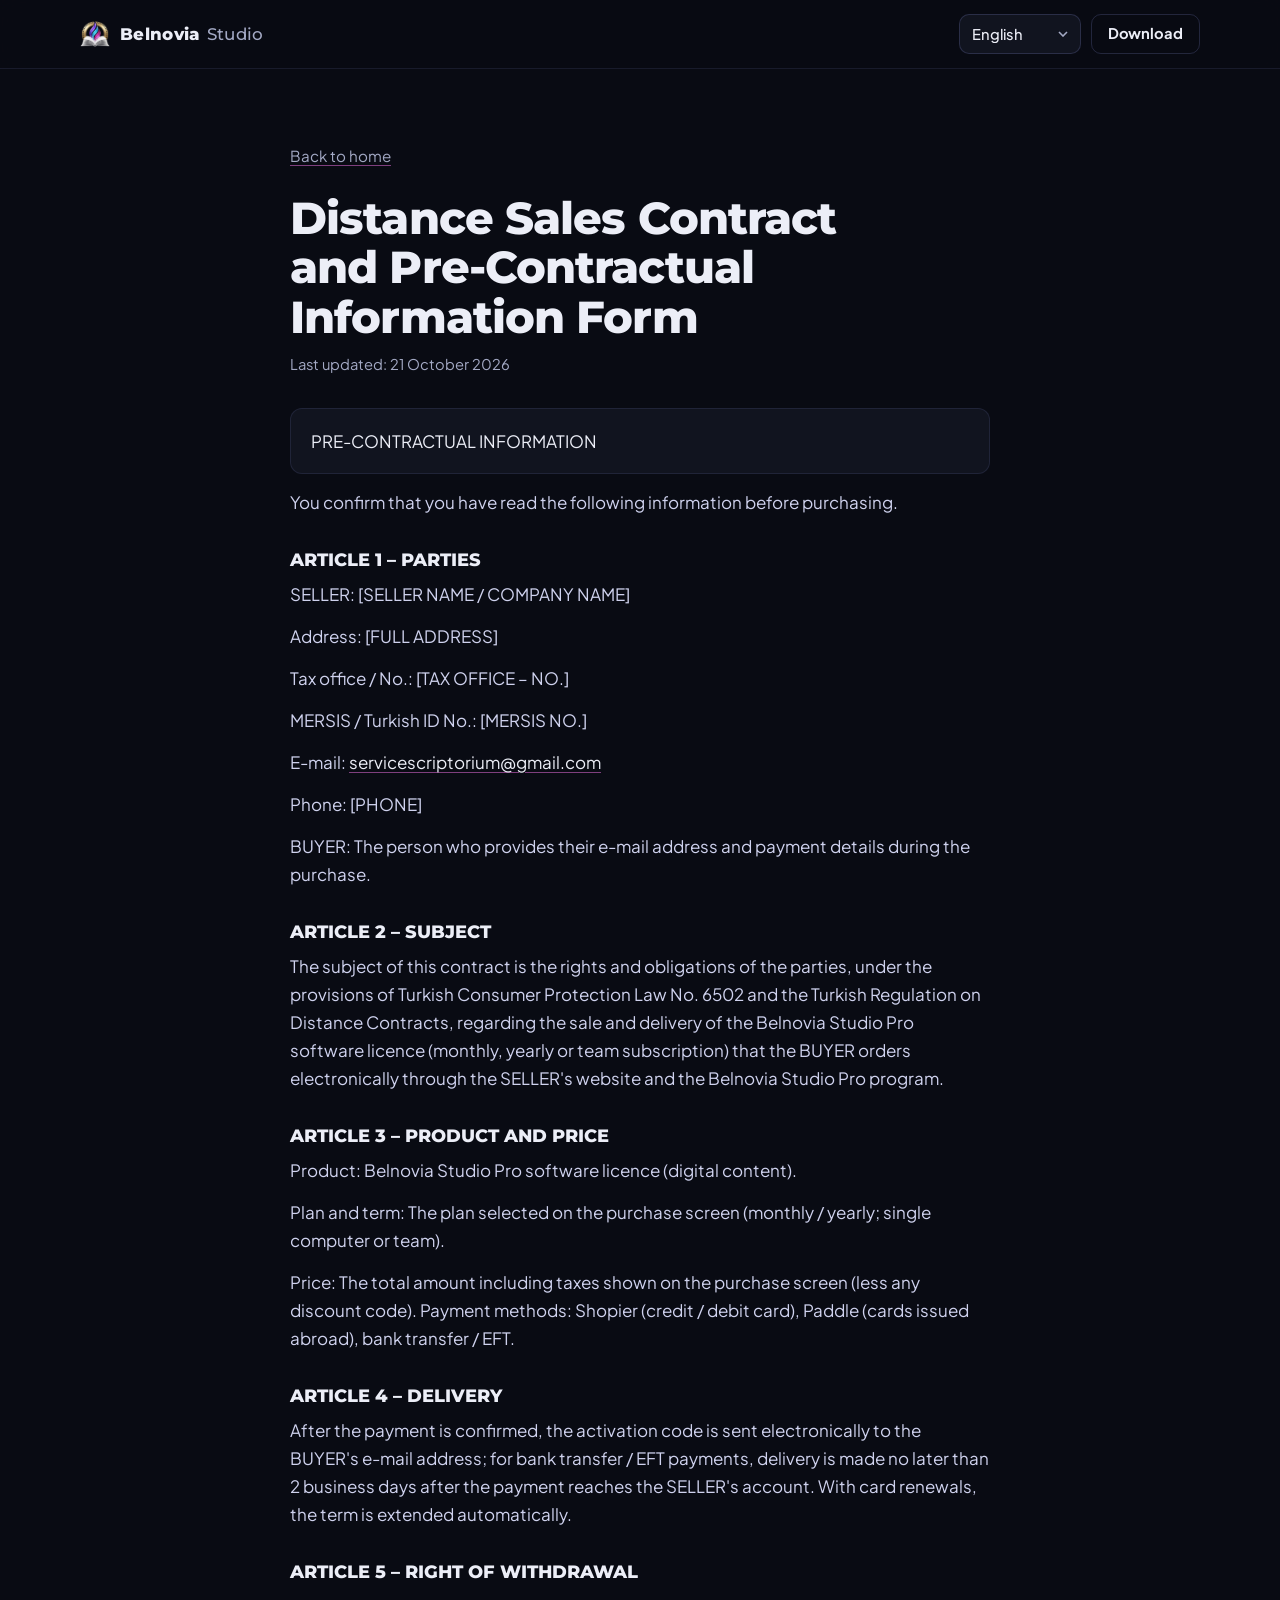
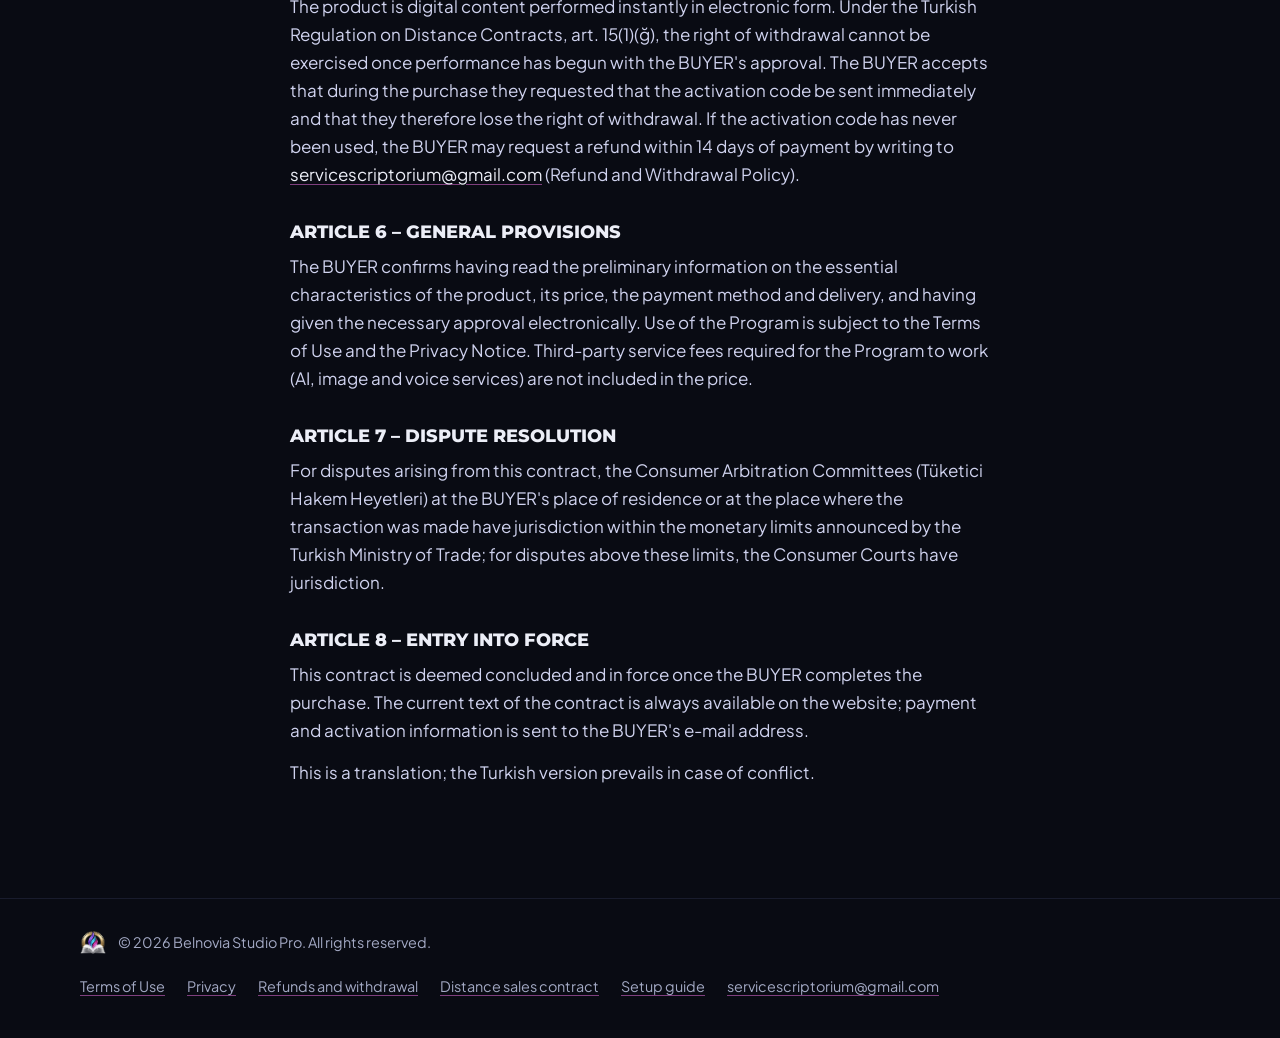
<file: distance.html>
<!doctype html>
<!--
  NOTE FOR THE OWNER / SAHİBİNE NOT:
  The legal texts on this page are a draft based on the in-app texts of Belnovia Studio Pro.
  Bu sayfadaki yasal metinler taslaktır. Ödeme almaya başlamadan önce avukatına / mali müşavirine kontrol ettir.
  The texts themselves live in js/legal-texts.js (all six languages).
-->
<html lang="tr">
<head>
<meta charset="utf-8">
<meta name="viewport" content="width=device-width, initial-scale=1">
<title>Mesafeli Satış Sözleşmesi | Belnovia Studio Pro</title>
<meta name="description" content="Belnovia Studio Pro: Mesafeli Satış Sözleşmesi ve Ön Bilgilendirme Formu">
<meta name="theme-color" content="#090b13">
<meta name="robots" content="index, follow">
<link rel="icon" type="image/png" sizes="32x32" href="img/icon-32.png?v=4">
<link rel="apple-touch-icon" href="img/icon-256.png?v=4">
<meta property="og:type" content="article">
<meta property="og:site_name" content="Belnovia Studio Pro">
<meta property="og:title" content="Mesafeli Satış Sözleşmesi | Belnovia Studio Pro">
<meta property="og:image" content="img/og.jpg">
<link rel="stylesheet" href="css/site.css?v=5">
</head>
<body data-legal="distance">
<a class="skip" href="#main" data-i18n="skip">İçeriğe geç</a>
<header class="top">
  <div class="wrap top-in">
    <a class="brand" href="index.html" aria-label="Belnovia Studio Pro">
      <img src="img/emblem-sm.png" width="32" height="28" alt="">
      <span>Belnovia<b>Studio</b></span>
    </a>
    <div class="top-act">
      <label class="lang">
        <span class="sr" data-i18n="lang.label">Dil</span>
        <select id="lang-select"></select>
      </label>
      <a class="btn btn-sm" href="index.html#download" data-i18n="nav.download">İndir</a>
    </div>
  </div>
</header>
<main id="main" class="wrap legal">
  <a class="legal-back" href="index.html" data-i18n="legal.back">Ana sayfaya dön</a>
  <h1 id="legal-title">Mesafeli Satış Sözleşmesi ve Ön Bilgilendirme Formu</h1>
  <p class="legal-date" data-i18n="legal.updated"></p>
  <div class="legal-body" id="legal-body">
    <noscript><p>Bu sayfayı görmek için JavaScript'i açın. / Please enable JavaScript to read this page. Contact: servicescriptorium@gmail.com</p></noscript>
  </div>
</main>
<footer class="foot">
  <div class="wrap foot-in">
    <div class="foot-brand">
      <img src="img/emblem-sm.png" width="28" height="25" alt="">
      <span>© <span class="year">2026</span> Belnovia Studio Pro. <span data-i18n="foot.rights"></span></span>
    </div>
    <nav class="foot-nav" aria-label="Legal">
      <a href="terms.html" data-i18n="foot.terms"></a>
      <a href="privacy.html" data-i18n="foot.privacy"></a>
      <a href="refund.html" data-i18n="foot.refund"></a>
      <a href="distance.html" data-i18n="foot.distance"></a>
      <a href="kurulum.html" data-i18n="foot.setup"></a>
      <a href="mailto:servicescriptorium@gmail.com">servicescriptorium@gmail.com</a>
    </nav>
  </div>
</footer>
<script src="js/i18n.js?v=6"></script>
<script src="js/legal-texts.js"></script>
<script src="js/site.js?v=5"></script>
</body>
</html>
</file>
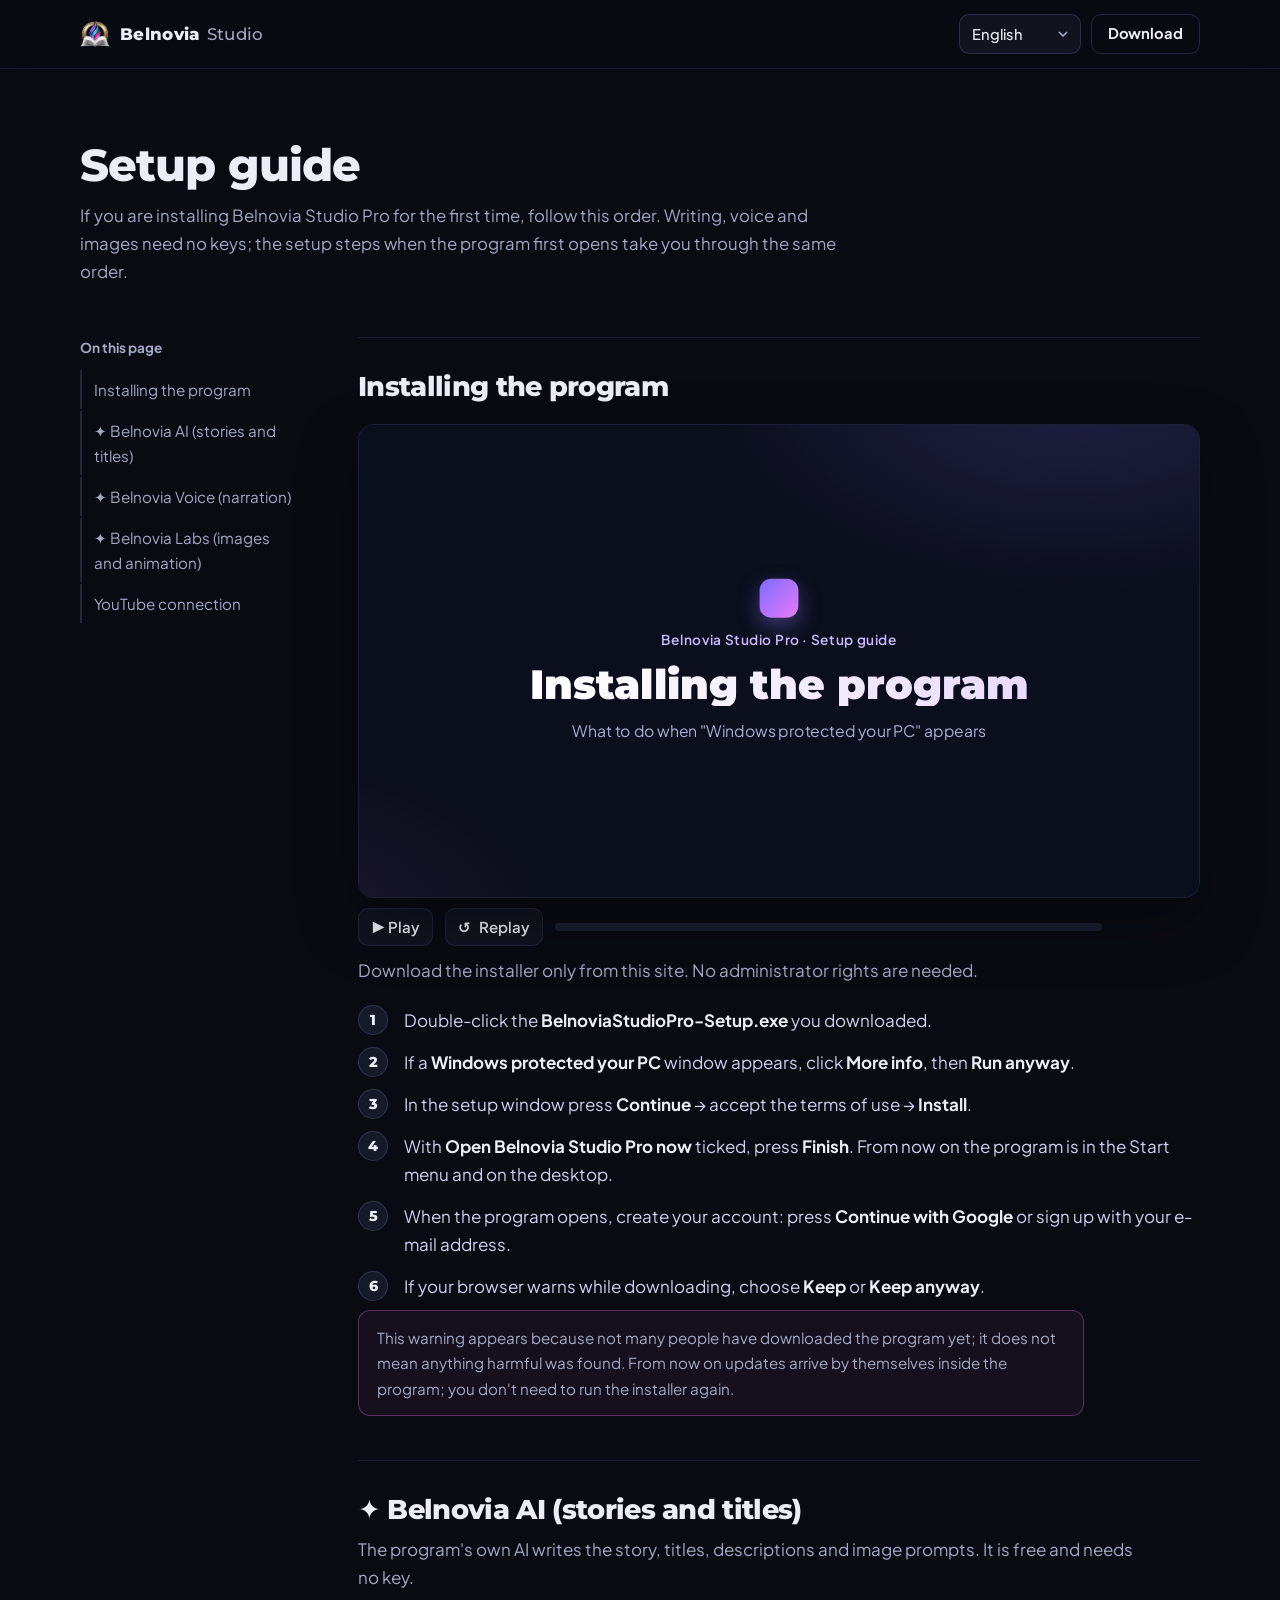
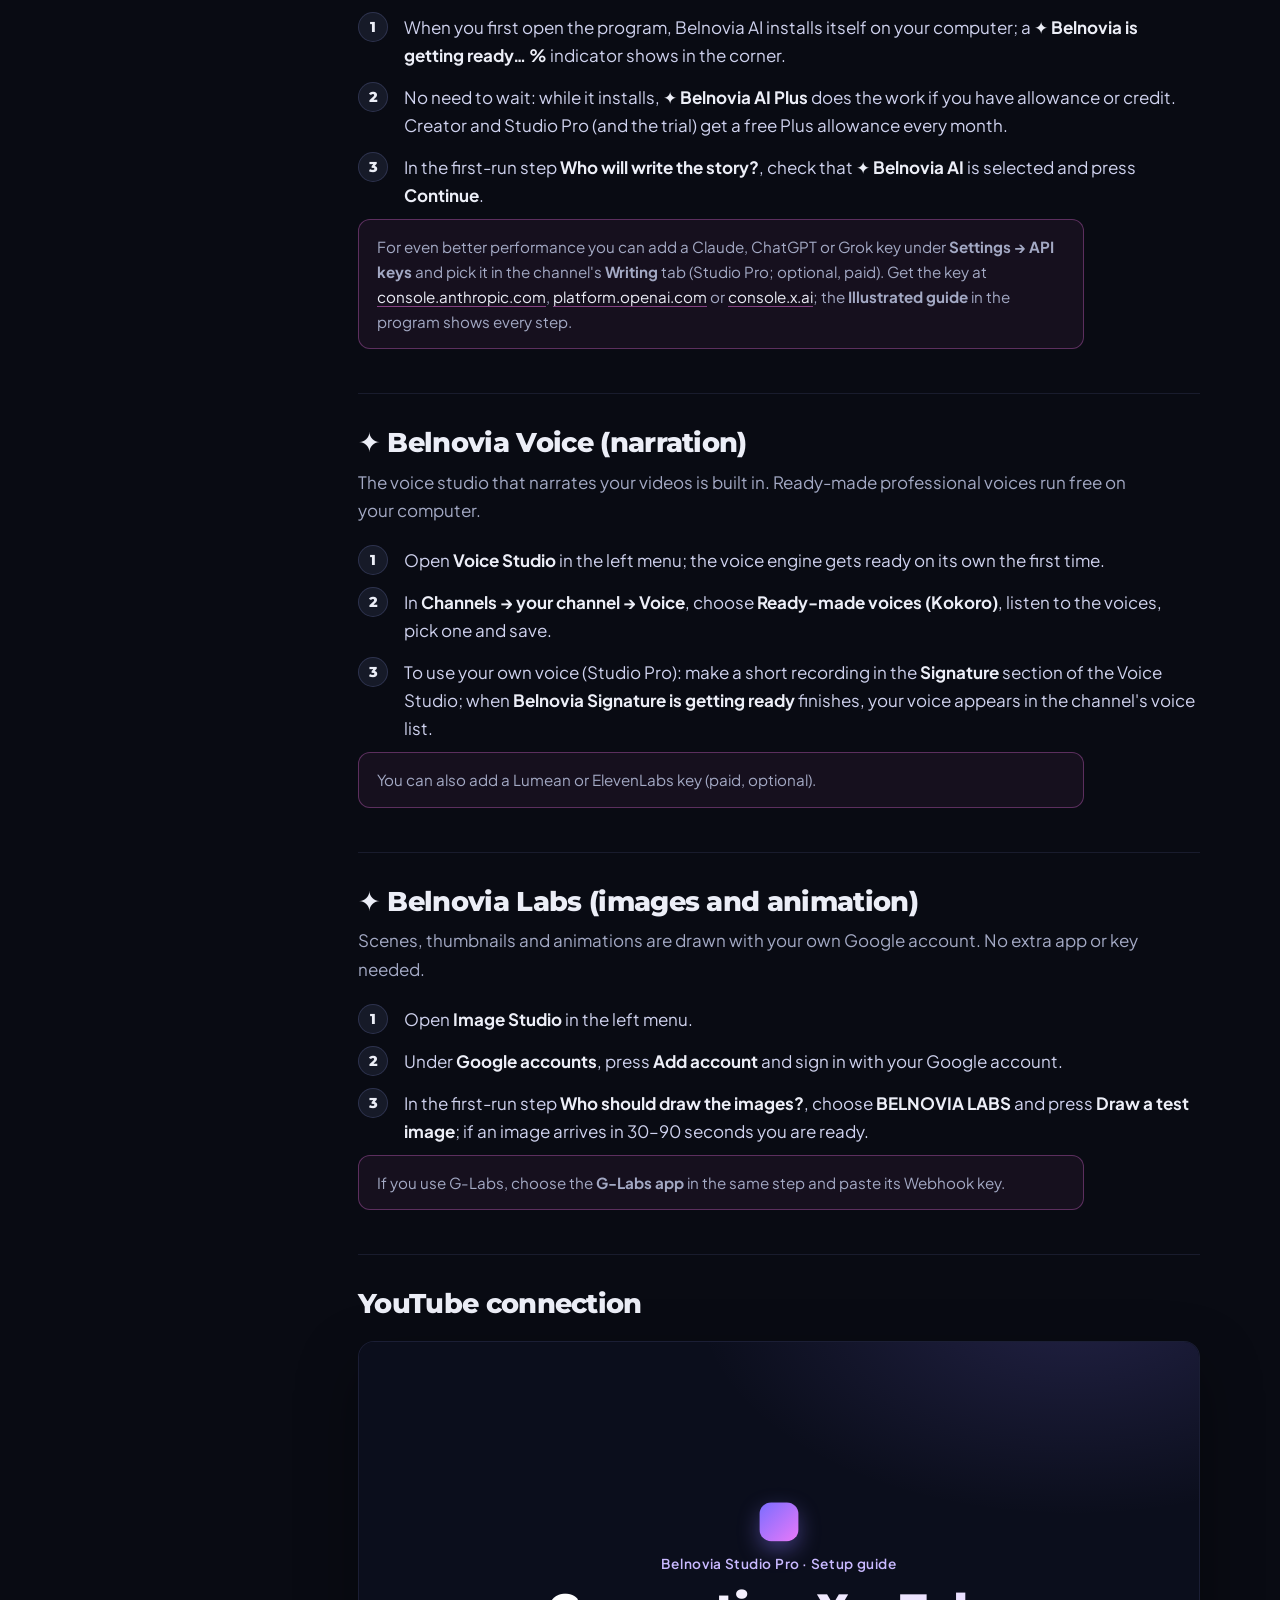
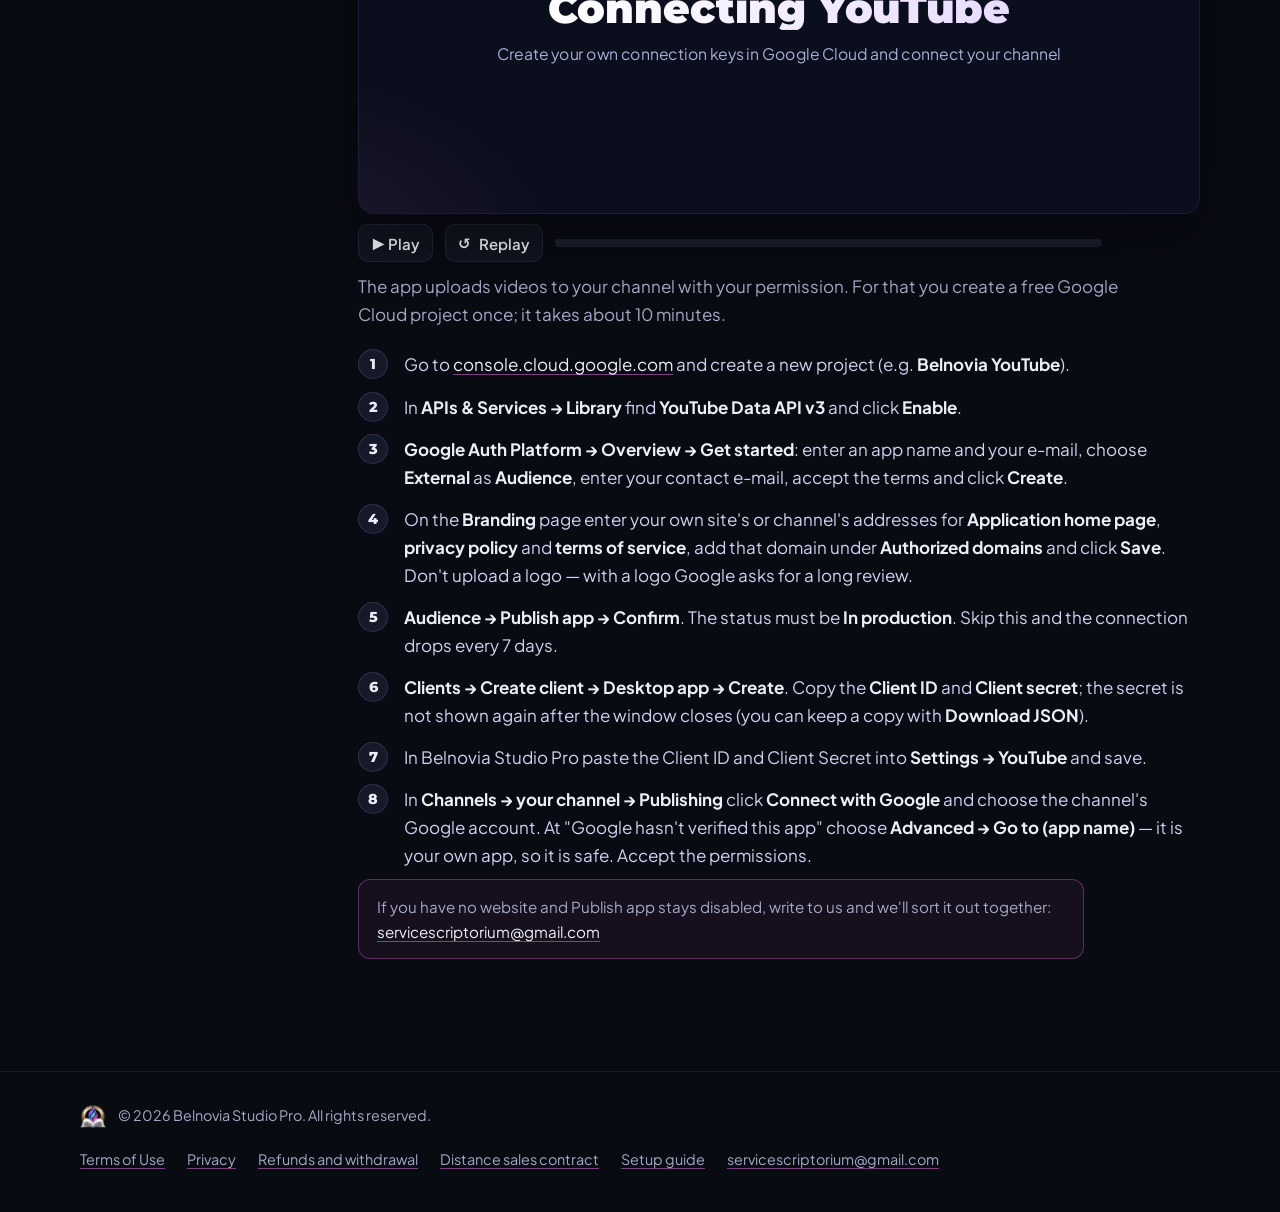
<file: kurulum.html>
<!doctype html>
<html lang="tr">
<head>
<meta charset="utf-8">
<meta name="viewport" content="width=device-width, initial-scale=1">
<title>Kurulum rehberi | Belnovia Studio Pro</title>
<meta name="description" content="Belnovia Studio Pro kurulum rehberi: programı kurmak, Belnovia AI, Belnovia Voice, Belnovia Labs ve YouTube bağlantısı adım adım.">
<meta name="theme-color" content="#090b13">
<meta name="robots" content="index, follow">
<link rel="icon" type="image/png" sizes="32x32" href="img/icon-32.png?v=4">
<link rel="apple-touch-icon" href="img/icon-256.png?v=4">
<meta property="og:type" content="article">
<meta property="og:site_name" content="Belnovia Studio Pro">
<meta property="og:title" content="Kurulum rehberi | Belnovia Studio Pro">
<meta property="og:image" content="img/og.jpg">
<link rel="stylesheet" href="css/site.css?v=5">
<link rel="stylesheet" href="css/guides-anim.css">
</head>
<body data-page="kurulum">
<a class="skip" href="#main" data-i18n="skip">İçeriğe geç</a>
<header class="top">
  <div class="wrap top-in">
    <a class="brand" href="index.html" aria-label="Belnovia Studio Pro">
      <img src="img/emblem-sm.png" width="32" height="28" alt="">
      <span>Belnovia<b>Studio</b></span>
    </a>
    <div class="top-act">
      <label class="lang">
        <span class="sr" data-i18n="lang.label">Dil</span>
        <select id="lang-select"></select>
      </label>
      <a class="btn btn-sm" href="index.html#download" data-i18n="nav.download">İndir</a>
    </div>
  </div>
</header>
<main id="main" class="wrap guide-page">
  <header class="guide-head">
    <h1 id="guide-title">Kurulum rehberi</h1>
    <p class="guide-lead" id="guide-lead"></p>
  </header>
  <div class="guide-wrap">
  <nav class="guide-toc" aria-labelledby="guide-toc-label">
    <p id="guide-toc-label">Bu sayfada</p>
    <ol id="guide-toc-list"></ol>
  </nav>
  <article class="guide">
    <section class="guide-sec" id="windows" aria-labelledby="g-windows-h">
      <h2 id="g-windows-h" data-g="h"></h2>
      <div class="guide-anim" data-guide="windows"></div>
      <p data-g="intro"></p>
      <ol class="guide-steps" data-g="steps"></ol>
      <p class="guide-note" data-g="note" hidden></p>
    </section>
    <section class="guide-sec" id="ai" aria-labelledby="g-ai-h">
      <h2 id="g-ai-h" data-g="h"></h2>
      <p data-g="intro"></p>
      <ol class="guide-steps" data-g="steps"></ol>
      <p class="guide-note" data-g="note" hidden></p>
    </section>
    <section class="guide-sec" id="voice" aria-labelledby="g-voice-h">
      <h2 id="g-voice-h" data-g="h"></h2>
      <p data-g="intro"></p>
      <ol class="guide-steps" data-g="steps"></ol>
      <p class="guide-note" data-g="note" hidden></p>
    </section>
    <section class="guide-sec" id="labs" aria-labelledby="g-labs-h">
      <h2 id="g-labs-h" data-g="h"></h2>
      <p data-g="intro"></p>
      <ol class="guide-steps" data-g="steps"></ol>
      <p class="guide-note" data-g="note" hidden></p>
    </section>
    <section class="guide-sec" id="youtube" aria-labelledby="g-youtube-h">
      <h2 id="g-youtube-h" data-g="h"></h2>
      <div class="guide-anim" data-guide="youtube"></div>
      <p data-g="intro"></p>
      <ol class="guide-steps" data-g="steps"></ol>
      <p class="guide-note" data-g="note" hidden></p>
    </section>
    <noscript><p>Bu sayfayı görmek için JavaScript'i açın. / Please enable JavaScript to read this page. Contact: servicescriptorium@gmail.com</p></noscript>
  </article>
  </div>
</main>
<footer class="foot">
  <div class="wrap foot-in">
    <div class="foot-brand">
      <img src="img/emblem-sm.png" width="28" height="25" alt="">
      <span>© <span class="year">2026</span> Belnovia Studio Pro. <span data-i18n="foot.rights"></span></span>
    </div>
    <nav class="foot-nav" aria-label="Legal">
      <a href="terms.html" data-i18n="foot.terms"></a>
      <a href="privacy.html" data-i18n="foot.privacy"></a>
      <a href="refund.html" data-i18n="foot.refund"></a>
      <a href="distance.html" data-i18n="foot.distance"></a>
      <a href="kurulum.html" data-i18n="foot.setup"></a>
      <a href="mailto:servicescriptorium@gmail.com">servicescriptorium@gmail.com</a>
    </nav>
  </div>
</footer>
<script src="js/i18n.js?v=6"></script>
<script src="js/site.js?v=5"></script>
<script src="js/setup-texts.js"></script>
<script src="js/setup.js"></script>
<script src="js/guides-anim.js" defer></script>
</body>
</html>
</file>
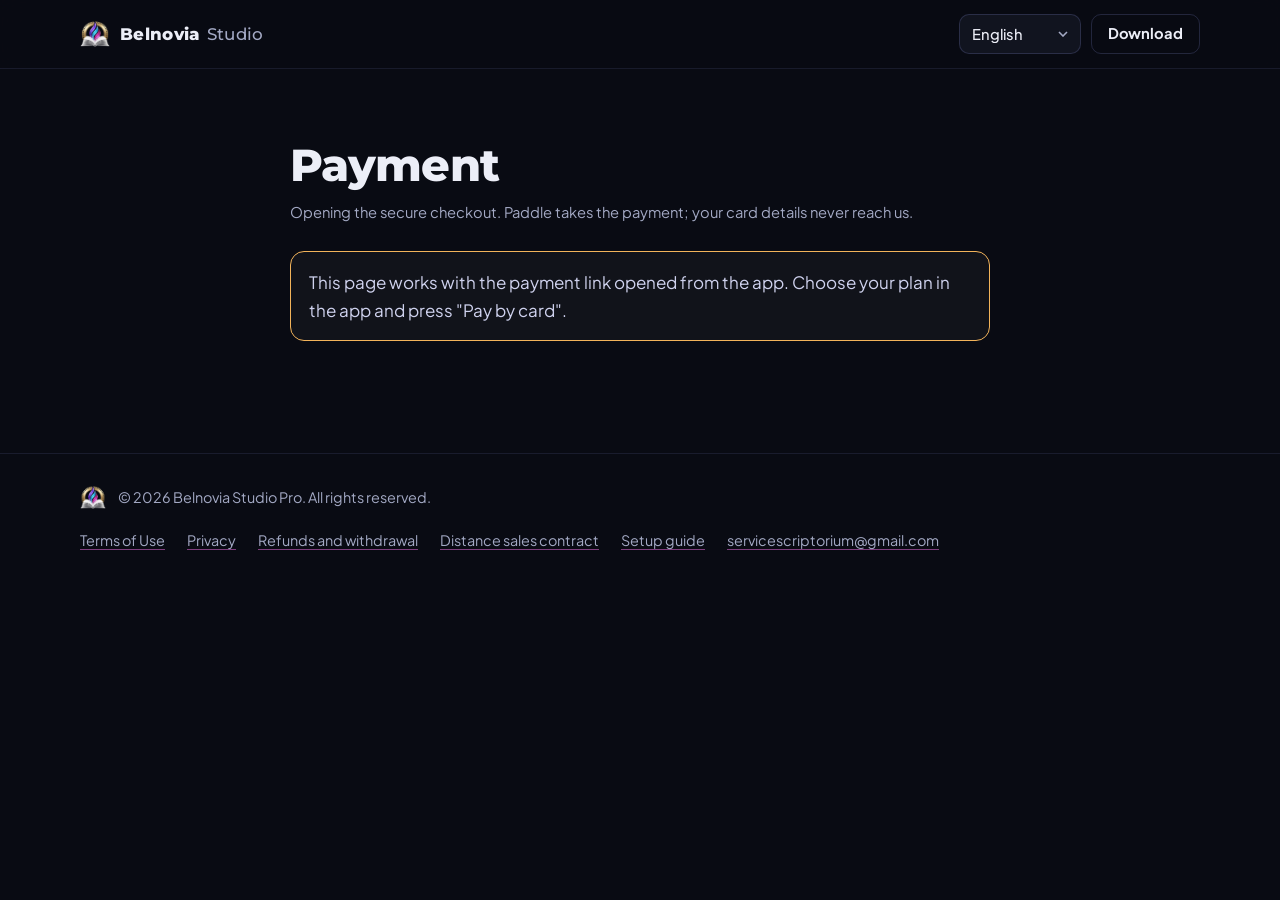
<file: pay.html>
<!doctype html>
<html lang="tr">
<head>
<meta charset="utf-8">
<meta name="viewport" content="width=device-width, initial-scale=1">
<title>Ödeme | Belnovia Studio Pro</title>
<meta name="description" content="Belnovia Studio Pro: güvenli ödeme">
<meta name="theme-color" content="#090b13">
<meta name="robots" content="noindex">
<link rel="icon" type="image/png" sizes="32x32" href="img/icon-32.png?v=4">
<link rel="apple-touch-icon" href="img/icon-256.png?v=4">
<meta property="og:type" content="article">
<meta property="og:site_name" content="Belnovia Studio Pro">
<meta property="og:title" content="Ödeme | Belnovia Studio Pro">
<meta property="og:image" content="img/og.jpg">
<link rel="stylesheet" href="css/site.css?v=5">
<style>
.pay-status { margin-top: 26px; padding: 16px 18px; border-radius: 14px; border: 1px solid rgba(255,255,255,.12); background: rgba(255,255,255,.03); color: #cfd2ee; }
.pay-status.ok { border-color: #34d399; color: #d1fae5; }
.pay-status.warn { border-color: #f2b35a; }
.pay-status.err { border-color: #f87171; }
</style>
</head>
<body data-page="pay">
<a class="skip" href="#main" data-i18n="skip">İçeriğe geç</a>
<header class="top">
  <div class="wrap top-in">
    <a class="brand" href="index.html" aria-label="Belnovia Studio Pro">
      <img src="img/emblem-sm.png" width="32" height="28" alt="">
      <span>Belnovia<b>Studio</b></span>
    </a>
    <div class="top-act">
      <label class="lang">
        <span class="sr" data-i18n="lang.label">Dil</span>
        <select id="lang-select"></select>
      </label>
      <a class="btn btn-sm" href="index.html#download" data-i18n="nav.download">İndir</a>
    </div>
  </div>
</header>
<main id="main" class="wrap legal">
  <h1 data-i18n="pay.title">Ödeme</h1>
  <p class="legal-date" data-i18n="pay.lead"></p>
  <div id="pay-status" class="pay-status" role="status" data-i18n="pay.wait">Ödeme penceresi hazırlanıyor…</div>
</main>
<footer class="foot">
  <div class="wrap foot-in">
    <div class="foot-brand">
      <img src="img/emblem-sm.png" width="28" height="25" alt="">
      <span>© <span class="year">2026</span> Belnovia Studio Pro. <span data-i18n="foot.rights"></span></span>
    </div>
    <nav class="foot-nav" aria-label="Legal">
      <a href="terms.html" data-i18n="foot.terms"></a>
      <a href="privacy.html" data-i18n="foot.privacy"></a>
      <a href="refund.html" data-i18n="foot.refund"></a>
      <a href="distance.html" data-i18n="foot.distance"></a>
      <a href="kurulum.html" data-i18n="foot.setup"></a>
      <a href="mailto:servicescriptorium@gmail.com">servicescriptorium@gmail.com</a>
    </nav>
  </div>
</footer>
<script src="js/i18n.js?v=6"></script>
<script src="js/site.js?v=5"></script>
<script src="js/pay-config.js"></script>
<script src="https://cdn.paddle.com/paddle/v2/paddle.js"></script>
<script src="js/pay.js"></script>
</body>
</html>
</file>
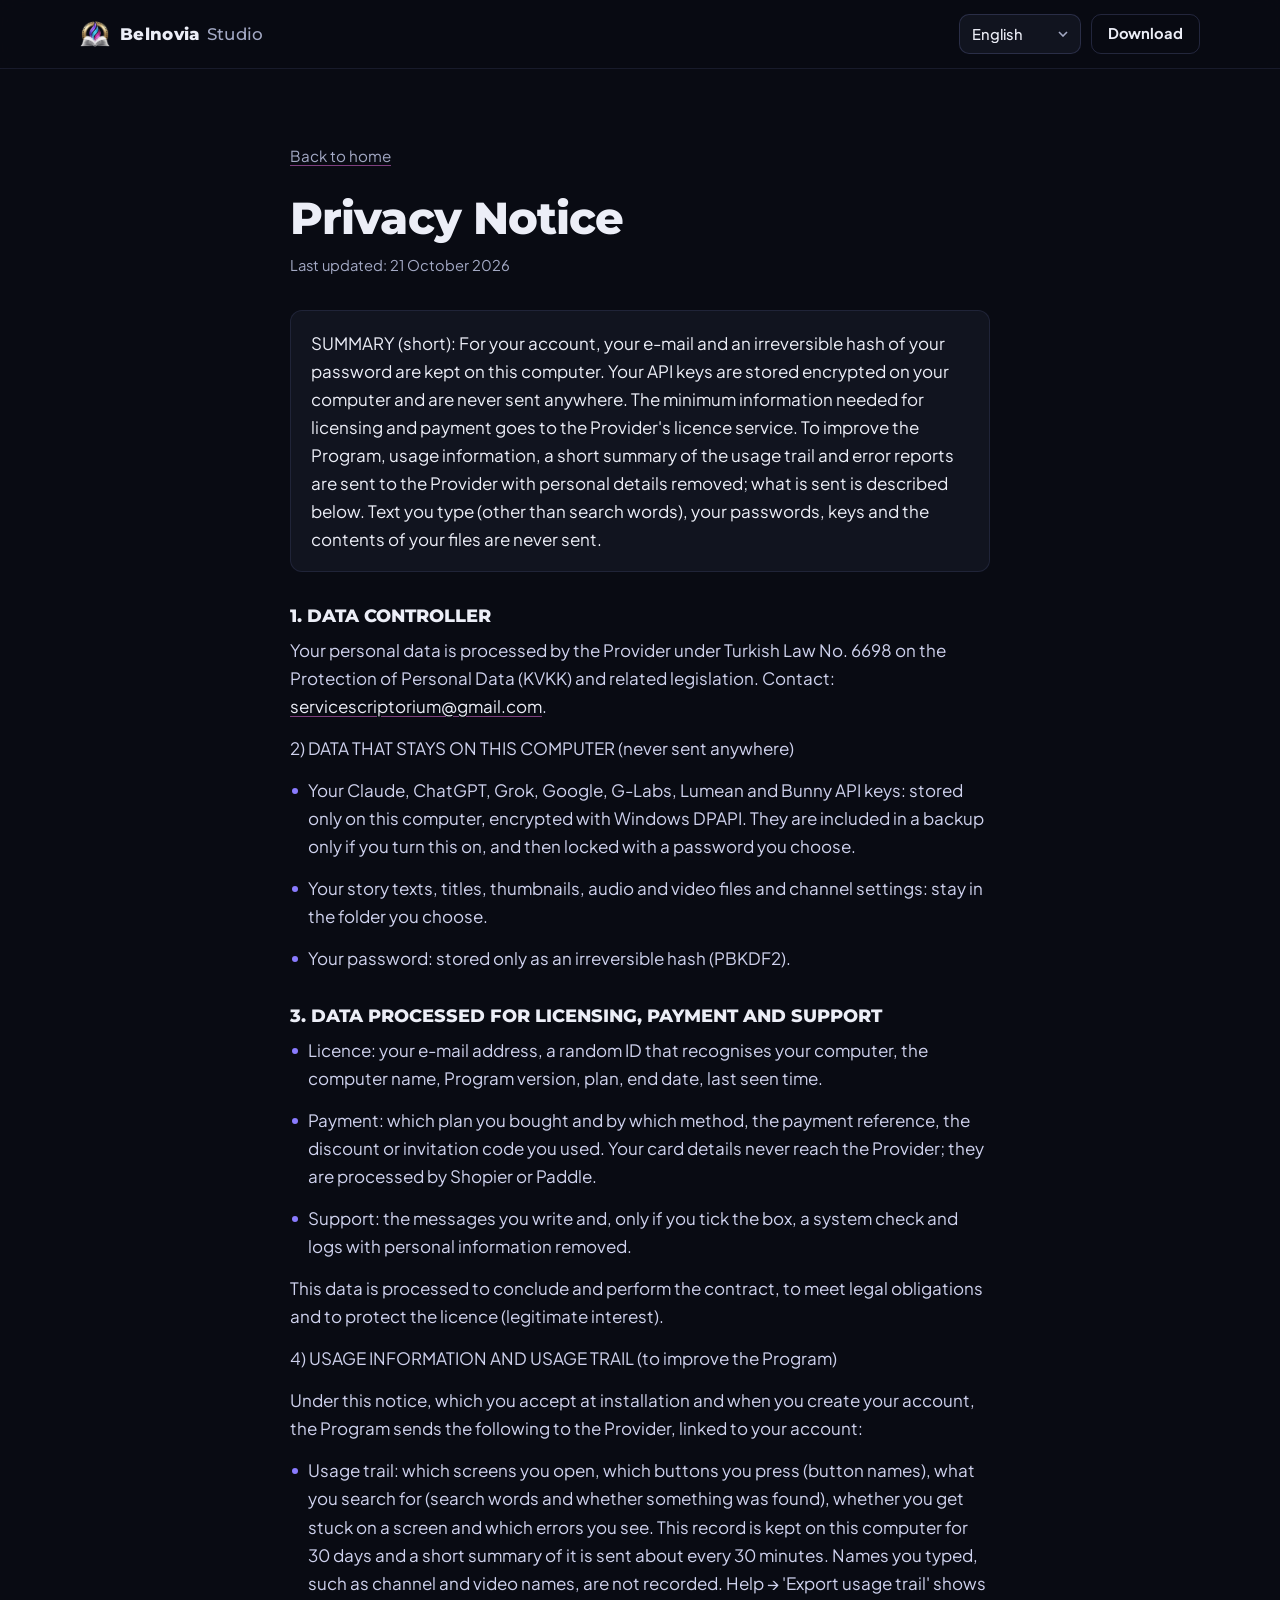
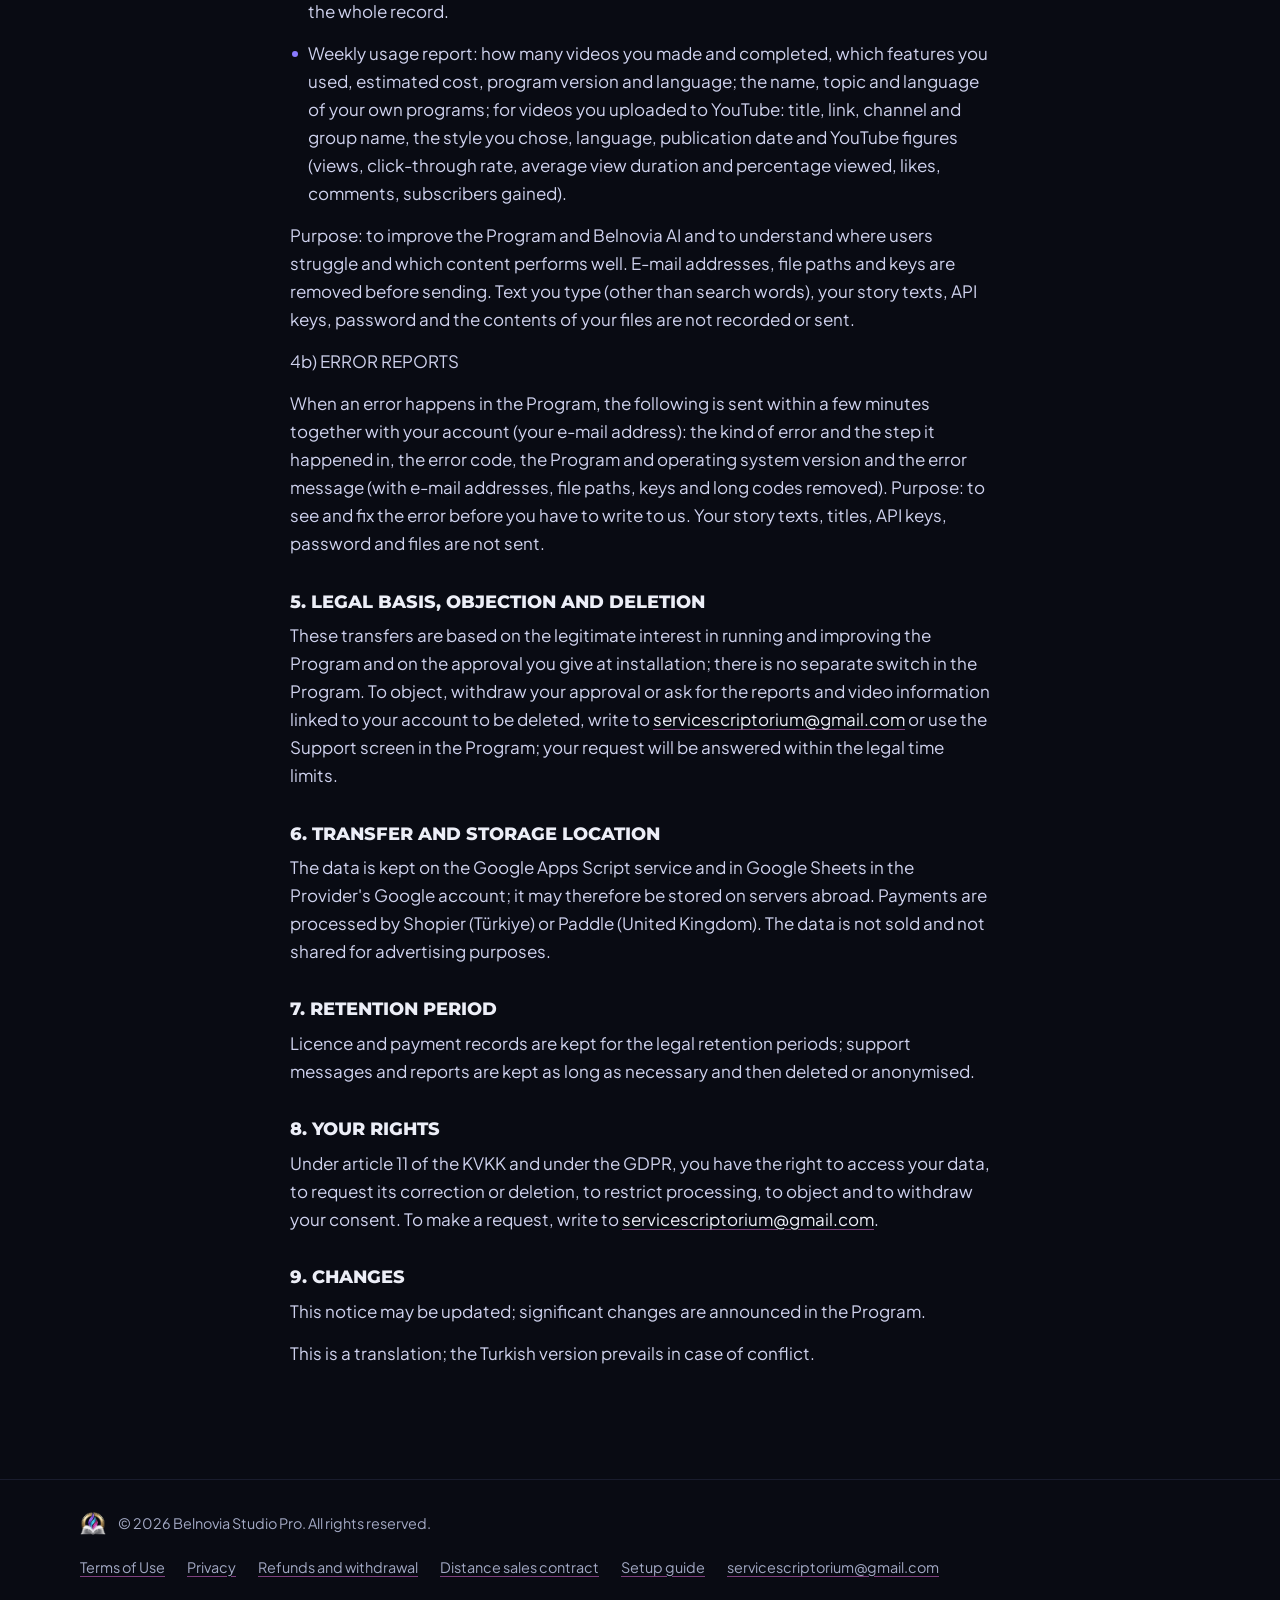
<file: privacy.html>
<!doctype html>
<!--
  NOTE FOR THE OWNER / SAHİBİNE NOT:
  The legal texts on this page are a draft based on the in-app texts of Belnovia Studio Pro.
  Bu sayfadaki yasal metinler taslaktır. Ödeme almaya başlamadan önce avukatına / mali müşavirine kontrol ettir.
  The texts themselves live in js/legal-texts.js (all six languages).
-->
<html lang="tr">
<head>
<meta charset="utf-8">
<meta name="viewport" content="width=device-width, initial-scale=1">
<title>Gizlilik Bildirimi | Belnovia Studio Pro</title>
<meta name="description" content="Belnovia Studio Pro: Gizlilik Bildirimi">
<meta name="theme-color" content="#090b13">
<meta name="robots" content="index, follow">
<link rel="icon" type="image/png" sizes="32x32" href="img/icon-32.png?v=4">
<link rel="apple-touch-icon" href="img/icon-256.png?v=4">
<meta property="og:type" content="article">
<meta property="og:site_name" content="Belnovia Studio Pro">
<meta property="og:title" content="Gizlilik Bildirimi | Belnovia Studio Pro">
<meta property="og:image" content="img/og.jpg">
<link rel="stylesheet" href="css/site.css?v=5">
</head>
<body data-legal="privacy">
<a class="skip" href="#main" data-i18n="skip">İçeriğe geç</a>
<header class="top">
  <div class="wrap top-in">
    <a class="brand" href="index.html" aria-label="Belnovia Studio Pro">
      <img src="img/emblem-sm.png" width="32" height="28" alt="">
      <span>Belnovia<b>Studio</b></span>
    </a>
    <div class="top-act">
      <label class="lang">
        <span class="sr" data-i18n="lang.label">Dil</span>
        <select id="lang-select"></select>
      </label>
      <a class="btn btn-sm" href="index.html#download" data-i18n="nav.download">İndir</a>
    </div>
  </div>
</header>
<main id="main" class="wrap legal">
  <a class="legal-back" href="index.html" data-i18n="legal.back">Ana sayfaya dön</a>
  <h1 id="legal-title">Gizlilik Bildirimi</h1>
  <p class="legal-date" data-i18n="legal.updated"></p>
  <div class="legal-body" id="legal-body">
    <noscript><p>Bu sayfayı görmek için JavaScript'i açın. / Please enable JavaScript to read this page. Contact: servicescriptorium@gmail.com</p></noscript>
  </div>
</main>
<footer class="foot">
  <div class="wrap foot-in">
    <div class="foot-brand">
      <img src="img/emblem-sm.png" width="28" height="25" alt="">
      <span>© <span class="year">2026</span> Belnovia Studio Pro. <span data-i18n="foot.rights"></span></span>
    </div>
    <nav class="foot-nav" aria-label="Legal">
      <a href="terms.html" data-i18n="foot.terms"></a>
      <a href="privacy.html" data-i18n="foot.privacy"></a>
      <a href="refund.html" data-i18n="foot.refund"></a>
      <a href="distance.html" data-i18n="foot.distance"></a>
      <a href="kurulum.html" data-i18n="foot.setup"></a>
      <a href="mailto:servicescriptorium@gmail.com">servicescriptorium@gmail.com</a>
    </nav>
  </div>
</footer>
<script src="js/i18n.js?v=6"></script>
<script src="js/legal-texts.js"></script>
<script src="js/site.js?v=5"></script>
</body>
</html>
</file>
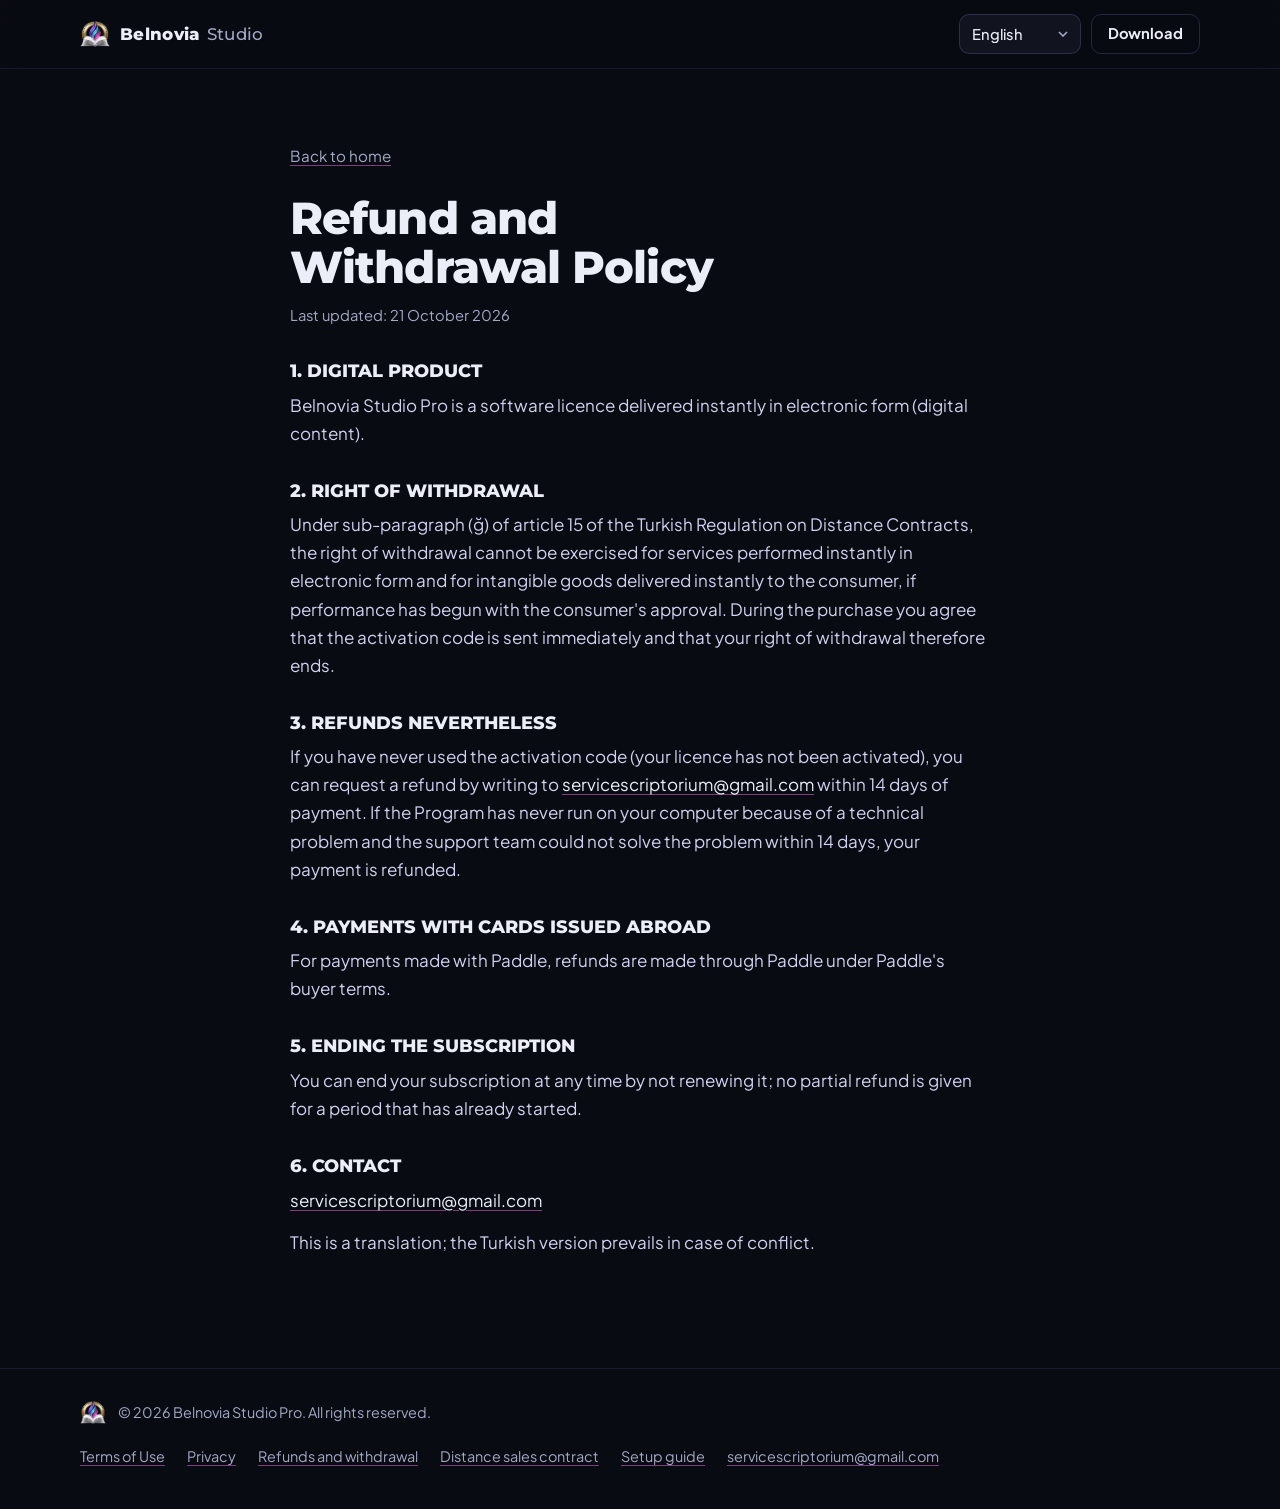
<file: refund.html>
<!doctype html>
<!--
  NOTE FOR THE OWNER / SAHİBİNE NOT:
  The legal texts on this page are a draft based on the in-app texts of Belnovia Studio Pro.
  Bu sayfadaki yasal metinler taslaktır. Ödeme almaya başlamadan önce avukatına / mali müşavirine kontrol ettir.
  The texts themselves live in js/legal-texts.js (all six languages).
-->
<html lang="tr">
<head>
<meta charset="utf-8">
<meta name="viewport" content="width=device-width, initial-scale=1">
<title>İade ve Cayma Politikası | Belnovia Studio Pro</title>
<meta name="description" content="Belnovia Studio Pro: İade ve Cayma Politikası">
<meta name="theme-color" content="#090b13">
<meta name="robots" content="index, follow">
<link rel="icon" type="image/png" sizes="32x32" href="img/icon-32.png?v=4">
<link rel="apple-touch-icon" href="img/icon-256.png?v=4">
<meta property="og:type" content="article">
<meta property="og:site_name" content="Belnovia Studio Pro">
<meta property="og:title" content="İade ve Cayma Politikası | Belnovia Studio Pro">
<meta property="og:image" content="img/og.jpg">
<link rel="stylesheet" href="css/site.css?v=5">
</head>
<body data-legal="refund">
<a class="skip" href="#main" data-i18n="skip">İçeriğe geç</a>
<header class="top">
  <div class="wrap top-in">
    <a class="brand" href="index.html" aria-label="Belnovia Studio Pro">
      <img src="img/emblem-sm.png" width="32" height="28" alt="">
      <span>Belnovia<b>Studio</b></span>
    </a>
    <div class="top-act">
      <label class="lang">
        <span class="sr" data-i18n="lang.label">Dil</span>
        <select id="lang-select"></select>
      </label>
      <a class="btn btn-sm" href="index.html#download" data-i18n="nav.download">İndir</a>
    </div>
  </div>
</header>
<main id="main" class="wrap legal">
  <a class="legal-back" href="index.html" data-i18n="legal.back">Ana sayfaya dön</a>
  <h1 id="legal-title">İade ve Cayma Politikası</h1>
  <p class="legal-date" data-i18n="legal.updated"></p>
  <div class="legal-body" id="legal-body">
    <noscript><p>Bu sayfayı görmek için JavaScript'i açın. / Please enable JavaScript to read this page. Contact: servicescriptorium@gmail.com</p></noscript>
  </div>
</main>
<footer class="foot">
  <div class="wrap foot-in">
    <div class="foot-brand">
      <img src="img/emblem-sm.png" width="28" height="25" alt="">
      <span>© <span class="year">2026</span> Belnovia Studio Pro. <span data-i18n="foot.rights"></span></span>
    </div>
    <nav class="foot-nav" aria-label="Legal">
      <a href="terms.html" data-i18n="foot.terms"></a>
      <a href="privacy.html" data-i18n="foot.privacy"></a>
      <a href="refund.html" data-i18n="foot.refund"></a>
      <a href="distance.html" data-i18n="foot.distance"></a>
      <a href="kurulum.html" data-i18n="foot.setup"></a>
      <a href="mailto:servicescriptorium@gmail.com">servicescriptorium@gmail.com</a>
    </nav>
  </div>
</footer>
<script src="js/i18n.js?v=6"></script>
<script src="js/legal-texts.js"></script>
<script src="js/site.js?v=5"></script>
</body>
</html>
</file>
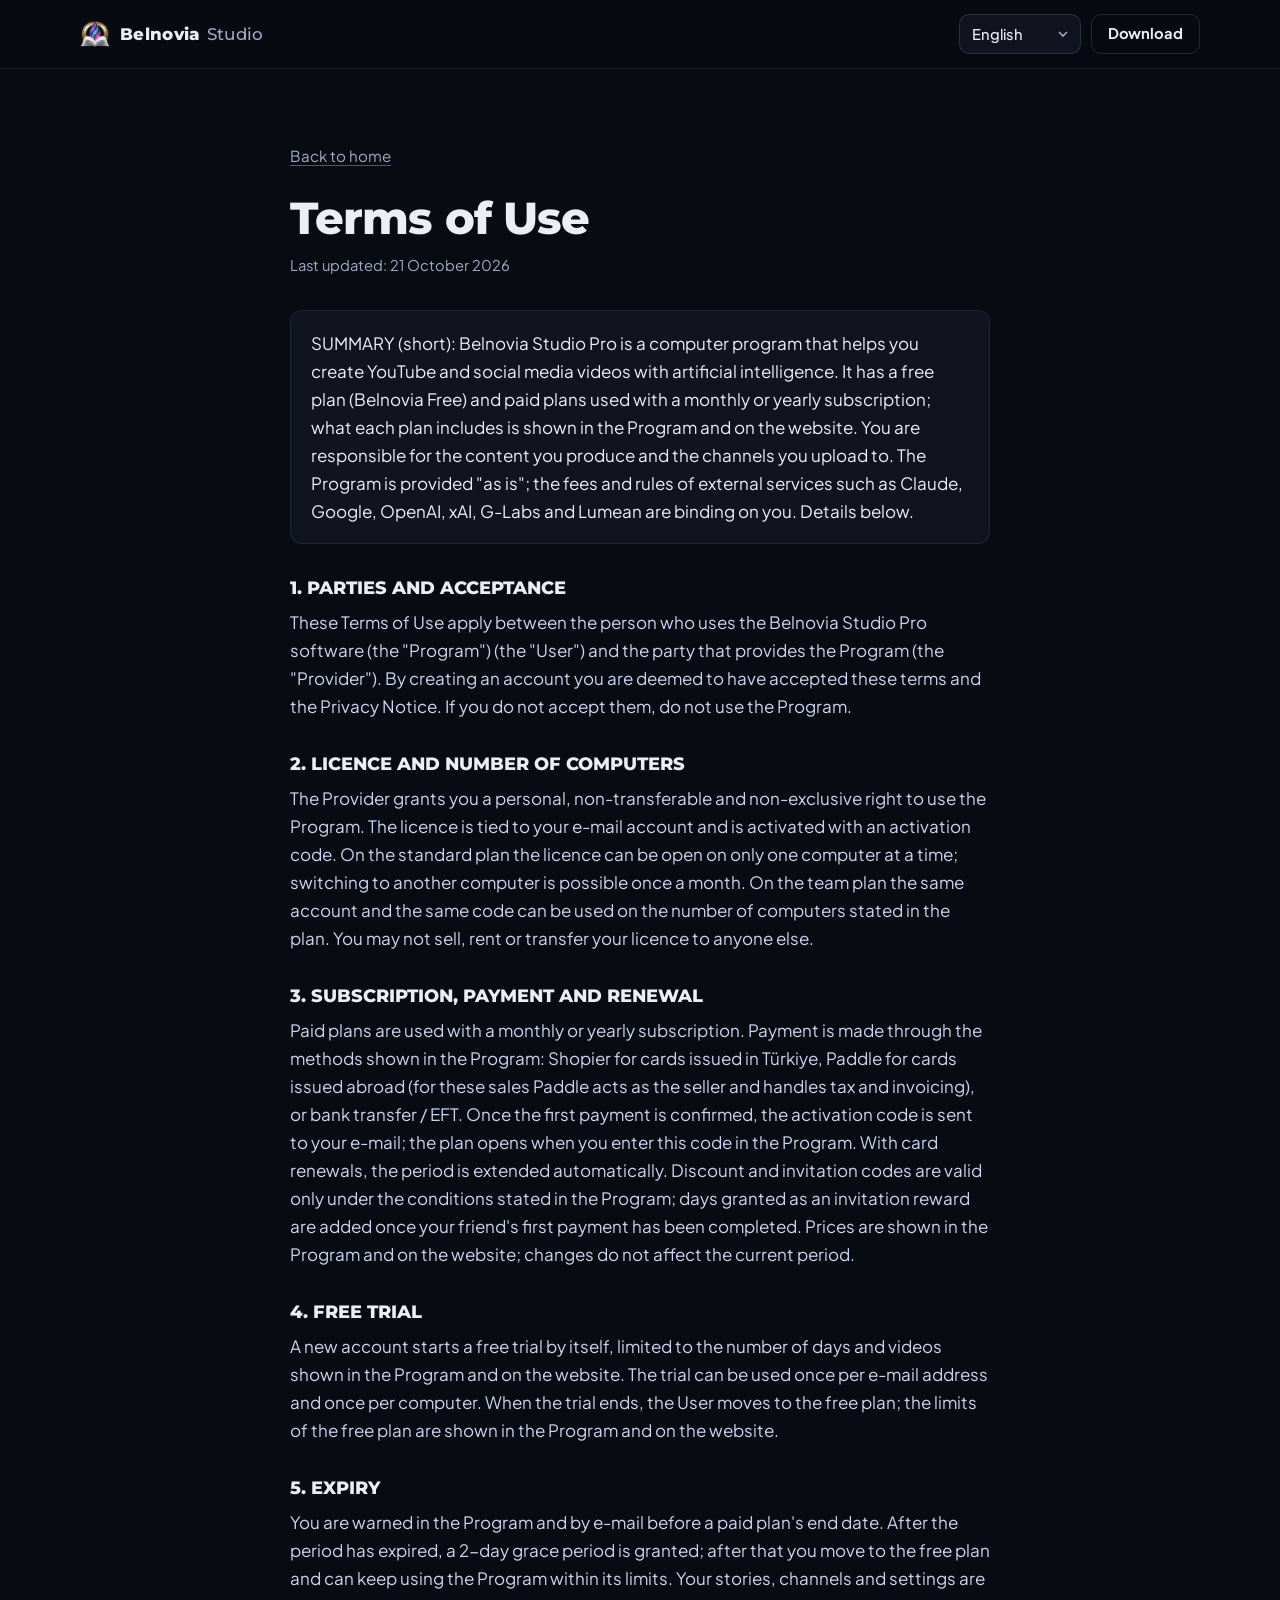
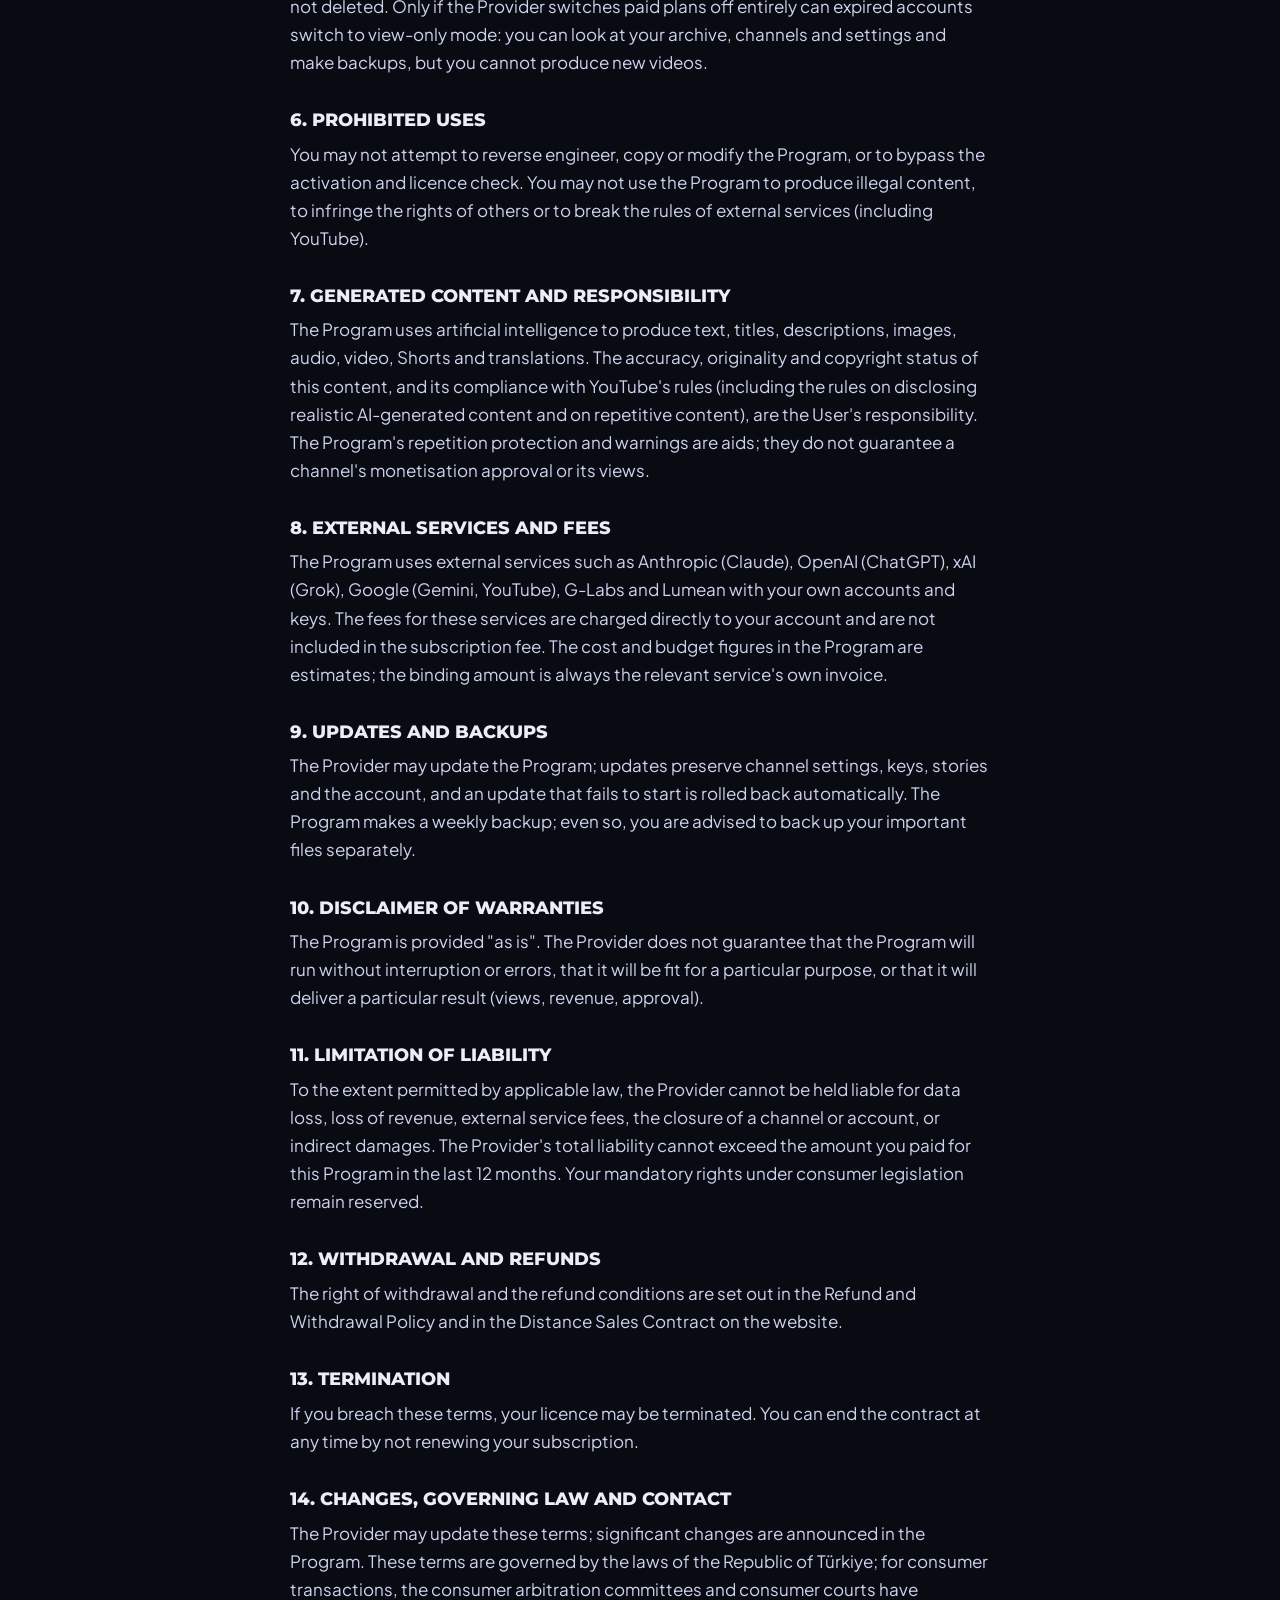
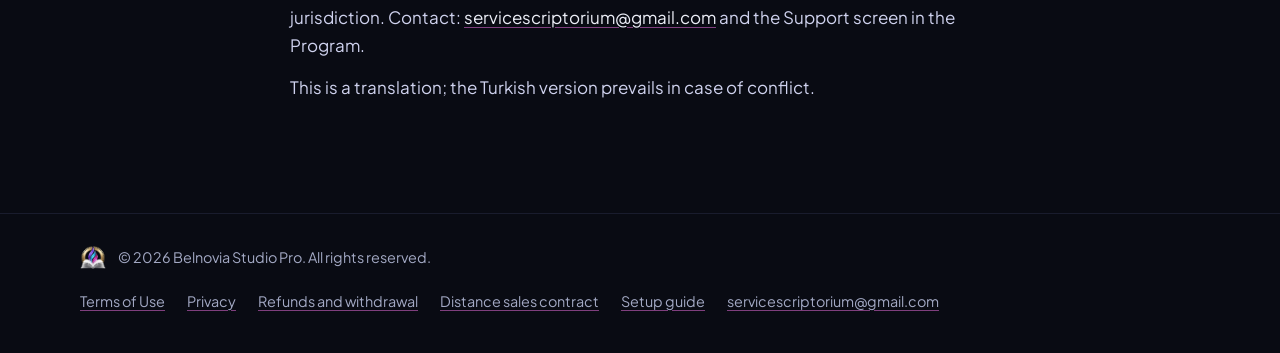
<file: terms.html>
<!doctype html>
<!--
  NOTE FOR THE OWNER / SAHİBİNE NOT:
  The legal texts on this page are a draft based on the in-app texts of Belnovia Studio Pro.
  Bu sayfadaki yasal metinler taslaktır. Ödeme almaya başlamadan önce avukatına / mali müşavirine kontrol ettir.
  The texts themselves live in js/legal-texts.js (all six languages).
-->
<html lang="tr">
<head>
<meta charset="utf-8">
<meta name="viewport" content="width=device-width, initial-scale=1">
<title>Kullanım Koşulları | Belnovia Studio Pro</title>
<meta name="description" content="Belnovia Studio Pro: Kullanım Koşulları">
<meta name="theme-color" content="#090b13">
<meta name="robots" content="index, follow">
<link rel="icon" type="image/png" sizes="32x32" href="img/icon-32.png?v=4">
<link rel="apple-touch-icon" href="img/icon-256.png?v=4">
<meta property="og:type" content="article">
<meta property="og:site_name" content="Belnovia Studio Pro">
<meta property="og:title" content="Kullanım Koşulları | Belnovia Studio Pro">
<meta property="og:image" content="img/og.jpg">
<link rel="stylesheet" href="css/site.css?v=5">
</head>
<body data-legal="terms">
<a class="skip" href="#main" data-i18n="skip">İçeriğe geç</a>
<header class="top">
  <div class="wrap top-in">
    <a class="brand" href="index.html" aria-label="Belnovia Studio Pro">
      <img src="img/emblem-sm.png" width="32" height="28" alt="">
      <span>Belnovia<b>Studio</b></span>
    </a>
    <div class="top-act">
      <label class="lang">
        <span class="sr" data-i18n="lang.label">Dil</span>
        <select id="lang-select"></select>
      </label>
      <a class="btn btn-sm" href="index.html#download" data-i18n="nav.download">İndir</a>
    </div>
  </div>
</header>
<main id="main" class="wrap legal">
  <a class="legal-back" href="index.html" data-i18n="legal.back">Ana sayfaya dön</a>
  <h1 id="legal-title">Kullanım Koşulları</h1>
  <p class="legal-date" data-i18n="legal.updated"></p>
  <div class="legal-body" id="legal-body">
    <noscript><p>Bu sayfayı görmek için JavaScript'i açın. / Please enable JavaScript to read this page. Contact: servicescriptorium@gmail.com</p></noscript>
  </div>
</main>
<footer class="foot">
  <div class="wrap foot-in">
    <div class="foot-brand">
      <img src="img/emblem-sm.png" width="28" height="25" alt="">
      <span>© <span class="year">2026</span> Belnovia Studio Pro. <span data-i18n="foot.rights"></span></span>
    </div>
    <nav class="foot-nav" aria-label="Legal">
      <a href="terms.html" data-i18n="foot.terms"></a>
      <a href="privacy.html" data-i18n="foot.privacy"></a>
      <a href="refund.html" data-i18n="foot.refund"></a>
      <a href="distance.html" data-i18n="foot.distance"></a>
      <a href="kurulum.html" data-i18n="foot.setup"></a>
      <a href="mailto:servicescriptorium@gmail.com">servicescriptorium@gmail.com</a>
    </nav>
  </div>
</footer>
<script src="js/i18n.js?v=6"></script>
<script src="js/legal-texts.js"></script>
<script src="js/site.js?v=5"></script>
</body>
</html>
</file>
<file: css/site.css>
/* Belnovia Studio Pro website: same ink, lines and blue → violet → magenta accents as the program */
@font-face { font-family: "Jakarta"; src: url("../fonts/jakarta.woff2") format("woff2"); font-weight: 200 800; font-display: swap; }
@font-face { font-family: "BrandDisplay"; src: url("../fonts/montserrat.woff2") format("woff2"); font-weight: 100 900; font-display: swap; }

:root {
  --night: #090b13;
  --ink-2: #0c0f1a;
  --deck: #11141f;
  --deck-2: #161a28;
  --deck-3: #1d2233;
  --line: rgba(156, 166, 255, 0.11);
  --line-2: rgba(156, 166, 255, 0.18);
  --line-3: rgba(156, 166, 255, 0.3);
  --ink: #eceef7;
  --ink-soft: #c9cde2;
  --mute: #a3a9c4;
  --dim: #7a809c;
  --blue: #3b82f6;
  --violet: #8a7bff;
  --pink: #e06bd6;
  --gold: #e7b457;
  --gold-2: #f6e8bf;
  --done: #45d69a;
  --grad: linear-gradient(100deg, #3b82f6 0%, #8a7bff 48%, #e06bd6 100%);
  --grad-text: linear-gradient(100deg, #6ea1ff 0%, #a497ff 45%, #ee8ae4 100%);
  --grad-soft: linear-gradient(100deg, rgba(59,130,246,.14), rgba(138,123,255,.14) 48%, rgba(224,107,214,.14));
  --display: "BrandDisplay", "Montserrat", system-ui, sans-serif;
  --body: "Jakarta", "Plus Jakarta Sans", system-ui, -apple-system, "Segoe UI", sans-serif;
  --wrap: 1200px;
  --gut: clamp(16px, 4vw, 40px);
  --ease: cubic-bezier(.2, .8, .2, 1);
}

*, *::before, *::after { box-sizing: border-box; }
html { -webkit-text-size-adjust: 100%; scroll-behavior: smooth; scroll-padding-top: 84px; background: var(--night); }
body {
  margin: 0; background: var(--night); color: var(--ink);
  font: 400 17px/1.65 var(--body); overflow-x: hidden;
  -webkit-font-smoothing: antialiased; -moz-osx-font-smoothing: grayscale;
}
img, video { max-width: 100%; height: auto; display: block; }
svg { flex-shrink: 0; }
a { color: var(--ink); text-decoration-color: rgba(224,107,214,.55); text-underline-offset: 3px; }
a:hover { color: #fff; text-decoration-color: var(--pink); }
:focus-visible { outline: 2px solid #a497ff; outline-offset: 3px; border-radius: 6px; }
h1, h2, h3 { font-family: var(--display); margin: 0; text-wrap: balance; }
h2 { font-size: clamp(1.85rem, 3.6vw, 2.9rem); font-weight: 800; line-height: 1.1; letter-spacing: -0.025em; }
h3 { font-size: 1.1rem; font-weight: 700; line-height: 1.3; }
p { margin: 0; }
[hidden] { display: none !important; }
.sr { position: absolute; width: 1px; height: 1px; overflow: hidden; clip: rect(0 0 0 0); white-space: nowrap; }
.wrap { max-width: var(--wrap); margin: 0 auto; padding: 0 var(--gut); }
.grad-text { background: var(--grad-text); -webkit-background-clip: text; background-clip: text; color: transparent; -webkit-box-decoration-break: clone; box-decoration-break: clone; }

.skip { position: absolute; left: 12px; top: -60px; z-index: 50; background: var(--ink); color: var(--night); padding: 10px 14px; border-radius: 8px; font-weight: 700; }
.skip:focus { top: 12px; }

/* tiny tags: gold only for ✦ PRO */
.pro { display: inline-block; vertical-align: 2px; font: 700 .66rem/1 var(--body); letter-spacing: .08em; padding: 4px 7px; border-radius: 999px; color: var(--gold-2); background: rgba(231,180,87,.12); border: 1px solid rgba(231,180,87,.42); white-space: nowrap; }
.new { display: inline-block; vertical-align: 2px; font: 800 .64rem/1 var(--body); letter-spacing: .1em; padding: 4px 7px; border-radius: 999px; color: #0c0f1a; background: var(--grad); white-space: nowrap; }

/* ---------- buttons ---------- */
.btn {
  display: inline-flex; align-items: center; justify-content: center; gap: 10px;
  min-height: 48px; padding: 12px 22px; border-radius: 12px;
  font: 700 1rem/1.2 var(--body); text-decoration: none; text-align: center; letter-spacing: -.005em;
  border: 1px solid transparent; cursor: pointer; transition: background-color .18s, border-color .18s, transform .18s var(--ease), box-shadow .18s;
}
.btn-primary { background: var(--grad); color: #fff; box-shadow: 0 12px 34px -14px rgba(138,123,255,.8), inset 0 1px 0 rgba(255,255,255,.22); text-shadow: 0 1px 1px rgba(20,10,60,.35); }
.btn-primary:hover { color: #fff; transform: translateY(-1px); box-shadow: 0 16px 40px -14px rgba(224,107,214,.75), inset 0 1px 0 rgba(255,255,255,.25); }
.btn-ghost { border-color: var(--line-2); color: var(--ink); background: rgba(255,255,255,.025); }
.btn-ghost:hover { border-color: var(--line-3); background: rgba(138,123,255,.08); color: #fff; }
.btn-sm { min-height: 40px; padding: 8px 16px; font-size: .92rem; border-radius: 10px; }
.btn-lg { min-height: 56px; padding: 14px 28px; font-size: 1.05rem; border-radius: 14px; }
.btn .ico { opacity: .95; }

/* ---------- header ---------- */
.top { position: sticky; top: 0; z-index: 30; background: rgba(9,11,19,.78); backdrop-filter: saturate(140%) blur(14px); -webkit-backdrop-filter: saturate(140%) blur(14px); border-bottom: 1px solid var(--line); }
.top-in { display: flex; align-items: center; gap: 24px; min-height: 68px; }
.brand { display: flex; align-items: center; gap: 10px; text-decoration: none; flex-shrink: 0; }
.brand img { width: 30px; height: auto; }
.brand > span { font: 800 1.05rem/1 var(--display); letter-spacing: .02em; display: flex; align-items: center; }
.brand b { font-weight: 500; color: var(--mute); margin-left: 6px; }
.pro-chip { font: 700 .6rem/1 var(--body); font-style: normal; letter-spacing: .08em; margin-left: 8px; padding: 4px 6px; border-radius: 5px; color: #1a1406; background: linear-gradient(100deg, #e7b457, #f6e8bf 60%, #e7b457); }
.nav { display: flex; gap: 26px; margin-left: auto; }
.nav a { color: var(--mute); text-decoration: none; font-size: .94rem; font-weight: 500; transition: color .15s; }
.nav a:hover { color: var(--ink); }
.top-act { display: flex; align-items: center; gap: 10px; margin-left: 8px; }
.brand + .top-act { margin-left: auto; }
.lang select {
  appearance: none; -webkit-appearance: none; background: var(--deck) url("data:image/svg+xml,%3Csvg xmlns='http://www.w3.org/2000/svg' width='10' height='6'%3E%3Cpath d='M1 1l4 4 4-4' fill='none' stroke='%23a3a9c4' stroke-width='1.6'/%3E%3C/svg%3E") no-repeat right 12px center;
  color: var(--ink); border: 1px solid var(--line-2); border-radius: 10px; min-height: 40px; padding: 6px 32px 6px 12px;
  font: 500 .92rem var(--body); cursor: pointer;
}
.lang select:hover { border-color: var(--line-3); }
.btn-sm:not(.btn-primary) { border-color: var(--line-2); }
.btn-sm:not(.btn-primary):hover { border-color: var(--line-3); }
.menu-btn { display: none; width: 42px; height: 40px; border-radius: 10px; border: 1px solid var(--line-2); background: var(--deck); cursor: pointer; padding: 0; position: relative; }
.menu-btn i { position: absolute; left: 12px; right: 12px; height: 1.6px; border-radius: 2px; background: var(--ink); transition: transform .2s var(--ease), top .2s var(--ease); }
.menu-btn i:nth-of-type(1) { top: 15px; }
.menu-btn i:nth-of-type(2) { top: 23px; }
.menu-open .menu-btn i:nth-of-type(1) { top: 19px; transform: rotate(45deg); }
.menu-open .menu-btn i:nth-of-type(2) { top: 19px; transform: rotate(-45deg); }

/* ---------- hero ---------- */
.hero { position: relative; padding: clamp(56px, 9vw, 112px) 0 clamp(40px, 6vw, 72px); overflow: hidden; isolation: isolate; }
.hero-bg { position: absolute; inset: 0; z-index: -1; pointer-events: none;
  background:
    radial-gradient(900px 520px at 50% 74%, rgba(138,123,255,.22), transparent 70%),
    radial-gradient(560px 380px at 22% 62%, rgba(59,130,246,.16), transparent 70%),
    radial-gradient(560px 380px at 80% 70%, rgba(224,107,214,.14), transparent 70%);
}
.hero-bg::before { content: ""; position: absolute; inset: 0;
  background-image: linear-gradient(rgba(156,166,255,.055) 1px, transparent 1px), linear-gradient(90deg, rgba(156,166,255,.055) 1px, transparent 1px);
  background-size: 64px 64px; background-position: center top;
  -webkit-mask-image: radial-gradient(ellipse 80% 60% at 50% 20%, #000 20%, transparent 75%); mask-image: radial-gradient(ellipse 80% 60% at 50% 20%, #000 20%, transparent 75%); }
.hero-in { text-align: center; display: flex; flex-direction: column; align-items: center; }
.kick { display: inline-flex; align-items: center; gap: 10px; margin-bottom: 26px; padding: 7px 14px 7px 12px; border-radius: 999px; border: 1px solid var(--line-2); background: rgba(17,20,31,.7); color: var(--ink-soft); font: 700 .74rem/1 var(--display); letter-spacing: .16em; }
.kick-dot { width: 7px; height: 7px; border-radius: 50%; background: var(--done); box-shadow: 0 0 0 3px rgba(69,214,154,.16), 0 0 12px rgba(69,214,154,.7); }
.hero h1 { font-size: clamp(2.6rem, 7.4vw, 5.6rem); font-weight: 800; line-height: 1.0; letter-spacing: -0.04em; max-width: 14ch; }
.hero h1 > span { display: block; }
.hero h1 .grad-text, .final h2 .grad-text { padding: .1em 0 .08em; margin-top: -.1em; }
.lead { margin-top: 26px; font-size: clamp(1.06rem, 1.7vw, 1.26rem); color: var(--mute); max-width: 60ch; line-height: 1.6; }
.cta-row { display: flex; flex-wrap: wrap; gap: 12px; margin-top: 34px; }
.hero .cta-row, .cta-row.center { justify-content: center; }
.trust { list-style: none; margin: 26px 0 0; padding: 0; display: flex; flex-wrap: wrap; justify-content: center; gap: 8px 22px; color: var(--mute); font-size: .92rem; }
.trust li { display: inline-flex; align-items: center; gap: 8px; }
.trust li::before { content: ""; width: 14px; height: 14px; flex-shrink: 0; background: url("data:image/svg+xml,%3Csvg xmlns='http://www.w3.org/2000/svg' viewBox='0 0 24 24'%3E%3Cpath d='M5 12.5l4.2 4.2L19 7' fill='none' stroke='%2345d69a' stroke-width='2.6' stroke-linecap='round' stroke-linejoin='round'/%3E%3C/svg%3E") center/contain no-repeat; }

/* the film */
.film-wrap { width: 100%; max-width: 1060px; margin-top: clamp(44px, 6vw, 72px); position: relative; }
.film-wrap::before { content: ""; position: absolute; inset: -1px; border-radius: 22px; padding: 1px; background: linear-gradient(140deg, rgba(110,161,255,.6), rgba(138,123,255,.25) 40%, rgba(224,107,214,.55));
  -webkit-mask: linear-gradient(#000 0 0) content-box, linear-gradient(#000 0 0); -webkit-mask-composite: xor; mask-composite: exclude; pointer-events: none; z-index: 1; }
.film { position: relative; aspect-ratio: 16 / 9; border-radius: 21px; overflow: hidden; background: #05060b;
  box-shadow: 0 60px 120px -50px rgba(138,123,255,.55), 0 30px 80px -40px rgba(0,0,0,.9); }
.film iframe, .film video { position: absolute; inset: 0; width: 100%; height: 100%; border: 0; background: #000; }
.film-play { position: absolute; inset: 0; width: 100%; border: 0; padding: 0; cursor: pointer; color: var(--ink); background: #05060b; font: inherit; }
.film-poster { width: 100%; height: 100%; object-fit: cover; transition: transform .8s var(--ease), filter .4s; }
.film-play::after { content: ""; position: absolute; inset: 0; background: linear-gradient(180deg, transparent 55%, rgba(5,6,11,.55)); pointer-events: none; }
.film-play:hover .film-poster { transform: scale(1.015); filter: brightness(1.06); }
.film-btn { position: absolute; left: 50%; top: 50%; z-index: 2; width: 88px; height: 88px; margin: -44px 0 0 -44px; border-radius: 50%; display: grid; place-items: center; color: #fff;
  background: rgba(17,20,31,.45); border: 1px solid rgba(255,255,255,.28); backdrop-filter: blur(10px); -webkit-backdrop-filter: blur(10px);
  box-shadow: 0 0 0 10px rgba(138,123,255,.12), 0 20px 50px -12px rgba(138,123,255,.7); transition: transform .25s var(--ease), background .25s; }
.film-btn svg { margin-left: 4px; }
.film-play:hover .film-btn { transform: scale(1.07); background: rgba(138,123,255,.55); }
.film-label { position: absolute; left: 0; right: 0; bottom: 20px; z-index: 2; text-align: center; font-weight: 700; font-size: .95rem; letter-spacing: .01em; text-shadow: 0 2px 12px rgba(0,0,0,.7); }
@media (prefers-reduced-motion: no-preference) {
  .film-btn::before { content: ""; position: absolute; inset: -1px; border-radius: 50%; border: 1px solid rgba(255,255,255,.35); animation: ring 2.6s var(--ease) infinite; }
}
@keyframes ring { from { transform: scale(1); opacity: .8; } to { transform: scale(1.7); opacity: 0; } }
.film-note { margin-top: 12px; color: var(--mute); font-size: .88rem; }

/* stats */
.stats { border-top: 1px solid var(--line); border-bottom: 1px solid var(--line); background: linear-gradient(180deg, rgba(17,20,31,.55), rgba(9,11,19,0)); }
.stat-row { margin: 0; display: grid; grid-template-columns: repeat(5, minmax(0, 1fr)); }
.stat-row > div { padding: 28px 18px; text-align: center; border-left: 1px solid var(--line); }
.stat-row > div:first-child { border-left: 0; }
.stat-row dt { font: 800 clamp(2rem, 3.6vw, 2.8rem)/1 var(--display); letter-spacing: -.03em; display: inline-block; }
.stat-row dd { margin: 10px 0 0; color: var(--mute); font-size: .92rem; line-height: 1.4; }

/* ---------- sections ---------- */
.sec { padding: clamp(72px, 10vw, 128px) 0 0; }
.sec-head { max-width: 760px; }
.sec-head.center { margin: 0 auto; text-align: center; }
.sec-head.center .sec-lead { margin-left: auto; margin-right: auto; }
.eyebrow { font: 700 .74rem/1.5 var(--display); letter-spacing: .2em; margin-bottom: 12px; padding-top: .15em; background: var(--grad-text); -webkit-background-clip: text; background-clip: text; color: transparent; display: inline-block; }
.sec-lead { margin-top: 16px; color: var(--mute); max-width: 62ch; font-size: 1.1rem; }

/* showcase rows */
.show { display: grid; grid-template-columns: minmax(0, 5fr) minmax(0, 7fr); gap: clamp(32px, 5vw, 72px); align-items: center; margin-top: clamp(56px, 8vw, 104px); }
.show.flip { grid-template-columns: minmax(0, 7fr) minmax(0, 5fr); }
.show.flip .show-copy { order: 2; }
.show-kick { font: 700 .72rem/1 var(--display); letter-spacing: .18em; color: var(--mute); display: flex; align-items: center; gap: 10px; }
.show-kick::before { content: ""; width: 26px; height: 2px; border-radius: 2px; background: var(--grad); }
.show h3 { font-size: clamp(1.6rem, 2.8vw, 2.3rem); font-weight: 800; letter-spacing: -.025em; line-height: 1.12; margin-top: 16px; }
.show-copy > p:not(.show-kick):not(.platforms) { margin-top: 16px; color: var(--mute); font-size: 1.04rem; }
.ticks { list-style: none; margin: 22px 0 0; padding: 0; display: grid; gap: 12px; }
.ticks li { position: relative; padding-left: 32px; color: var(--ink-soft); font-size: .98rem; line-height: 1.5; }
.ticks li::before { content: ""; position: absolute; left: 0; top: 1px; width: 21px; height: 21px; border-radius: 50%; background: var(--grad-soft); border: 1px solid var(--line-2); }
.ticks li::after { content: ""; position: absolute; left: 6px; top: 6px; width: 10px; height: 10px; background: url("data:image/svg+xml,%3Csvg xmlns='http://www.w3.org/2000/svg' viewBox='0 0 24 24'%3E%3Cpath d='M4 12.5l5 5L20 6.5' fill='none' stroke='%23b7adff' stroke-width='3.2' stroke-linecap='round' stroke-linejoin='round'/%3E%3C/svg%3E") center/contain no-repeat; }
.show-media { margin: 0; position: relative; }
.show-media::before { content: ""; position: absolute; inset: 8% 6% -6%; z-index: -1; border-radius: 40px; background: radial-gradient(closest-side, rgba(138,123,255,.28), transparent); filter: blur(24px); }
.platforms { margin-top: 22px; display: flex; flex-wrap: wrap; gap: 6px; }
.platforms span { font-size: .8rem; font-weight: 600; color: var(--ink-soft); padding: 5px 10px; border-radius: 999px; border: 1px solid var(--line-2); background: rgba(255,255,255,.02); }

.window { border: 1px solid var(--line-2); border-radius: 14px; overflow: hidden; background: var(--deck); box-shadow: 0 50px 100px -50px rgba(0,0,0,.95), 0 0 0 1px rgba(255,255,255,.02) inset; }
.window-bar { display: flex; gap: 7px; padding: 11px 14px; background: #0c0f1a; border-bottom: 1px solid var(--line); }
.window-bar i { width: 10px; height: 10px; border-radius: 50%; background: #262b41; }
.window img { width: 100%; }

/* everything-else cards */
.cards { list-style: none; margin: 52px 0 0; padding: 0; display: grid; grid-template-columns: repeat(4, minmax(0, 1fr)); gap: 1px; background: var(--line); border: 1px solid var(--line); border-radius: 20px; overflow: hidden; }
.card { background: var(--night); padding: 28px 24px 30px; transition: background .25s; }
.card:hover { background: #0e111c; }
.card-ico { display: block; margin-bottom: 18px; }
.card h3 { font-size: 1.02rem; display: flex; flex-wrap: wrap; align-items: center; gap: 8px; }
.card p { margin-top: 8px; color: var(--mute); font-size: .93rem; line-height: 1.55; }

/* how it works */
.steps { list-style: none; margin: 52px 0 0; padding: 0; display: grid; grid-template-columns: repeat(3, minmax(0, 1fr)); gap: 20px; }
.step { position: relative; padding: 30px 28px 32px; border-radius: 20px; border: 1px solid var(--line); background: linear-gradient(180deg, var(--deck), rgba(17,20,31,.4)); }
.step-n { display: block; font: 800 .85rem/1.4 var(--display); letter-spacing: .12em; background: var(--grad-text); -webkit-background-clip: text; background-clip: text; color: transparent; margin-bottom: 18px; }
.step h3 { font-size: 1.28rem; margin-bottom: 10px; letter-spacing: -.01em; }
.step p { color: var(--mute); font-size: .98rem; }

/* the production line: echoes the segmented progress bar in the app */
.line { margin: 40px 0 0; padding: 26px 28px 28px; border-radius: 20px; border: 1px solid var(--line); background: rgba(12,15,26,.7); }
.line-cap { font-size: .86rem; color: var(--mute); margin-bottom: 16px; font-weight: 600; }
.line-owners, .line-track { display: grid; grid-template-columns: repeat(9, minmax(0, 1fr)); column-gap: 6px; }
.line-owners { margin-bottom: 10px; }
.own { font-size: .82rem; font-weight: 700; padding-bottom: 8px; border-bottom: 1px solid; }
.own-you { grid-column: 1 / 3; border-image: var(--grad) 1; }
.own-app { grid-column: 3 / 10; color: var(--done); border-color: rgba(69,214,154,.45); }
.line-track { list-style: none; margin: 0; padding: 0; }
.seg i { display: block; height: 10px; border-radius: 3px; position: relative; overflow: hidden; background: repeating-linear-gradient(90deg, #1a1e33 0 6px, #131729 6px 9px); border: 1px solid #22273f; }
.seg i::after { content: ""; position: absolute; inset: 0; background: var(--done); transform-origin: left; }
.seg.you i::after { background: var(--grad); }
.seg span { display: block; margin-top: 10px; font-size: .8rem; line-height: 1.35; color: var(--mute); padding-right: 4px; }
.seg.you span { color: var(--ink); }
@media (prefers-reduced-motion: no-preference) {
  .rv .line .seg i::after { transform: scaleX(0); }
  .rv .line.in .seg i::after { animation: fill .45s cubic-bezier(.4,0,.2,1) forwards; }
  .rv .line.in .seg:nth-child(2) i::after { animation-delay: .25s; }
  .rv .line.in .seg:nth-child(3) i::after { animation-delay: .5s; }
  .rv .line.in .seg:nth-child(4) i::after { animation-delay: .7s; }
  .rv .line.in .seg:nth-child(5) i::after { animation-delay: .9s; }
  .rv .line.in .seg:nth-child(6) i::after { animation-delay: 1.1s; }
  .rv .line.in .seg:nth-child(7) i::after { animation-delay: 1.3s; }
  .rv .line.in .seg:nth-child(8) i::after { animation-delay: 1.5s; }
  .rv .line.in .seg:nth-child(9) i::after { animation-delay: 1.7s; }
}
@keyframes fill { to { transform: scaleX(1); } }

/* why: comparison */
.compare { margin: 52px auto 0; max-width: 980px; border: 1px solid var(--line); border-radius: 20px; overflow: hidden; background: rgba(12,15,26,.6); }
.cmp-row { display: grid; grid-template-columns: minmax(0, 1fr) minmax(0, 2fr) minmax(0, 2.2fr); }
.cmp-row > span { padding: 18px 22px; border-top: 1px solid var(--line); font-size: .96rem; line-height: 1.5; }
.cmp-head > span { border-top: 0; padding-top: 18px; padding-bottom: 18px; font: 700 .95rem/1.2 var(--display); letter-spacing: -.005em; color: var(--mute); }
.cmp-k { font-weight: 700; color: var(--ink); }
.cmp-old { color: var(--mute); position: relative; }
.cmp-row:not(.cmp-head) .cmp-old { padding-left: 52px; color: #8c92ad; }
.cmp-row:not(.cmp-head) .cmp-old::before { content: ""; position: absolute; left: 22px; top: 20px; width: 18px; height: 18px; border-radius: 50%; border: 1px solid var(--line-3);
  background: url("data:image/svg+xml,%3Csvg xmlns='http://www.w3.org/2000/svg' viewBox='0 0 24 24'%3E%3Cpath d='M8 8l8 8M16 8l-8 8' fill='none' stroke='%237a809c' stroke-width='2.4' stroke-linecap='round'/%3E%3C/svg%3E") center/10px no-repeat; }
.cmp-head .cmp-old { padding-left: 52px; }
.cmp-new { color: var(--ink); background: linear-gradient(90deg, rgba(138,123,255,.08), rgba(224,107,214,.04)); border-left: 1px solid var(--line-2); position: relative; padding-left: 52px !important; }
.cmp-row:not(.cmp-head) .cmp-new::before { content: ""; position: absolute; left: 22px; top: 20px; width: 18px; height: 18px; border-radius: 50%; background: var(--grad); }
.cmp-row:not(.cmp-head) .cmp-new::after { content: ""; position: absolute; left: 26px; top: 24px; width: 10px; height: 10px; background: url("data:image/svg+xml,%3Csvg xmlns='http://www.w3.org/2000/svg' viewBox='0 0 24 24'%3E%3Cpath d='M4 12.5l5 5L20 6.5' fill='none' stroke='white' stroke-width='3.4' stroke-linecap='round' stroke-linejoin='round'/%3E%3C/svg%3E") center/contain no-repeat; }
.cmp-head .cmp-new { color: var(--ink); display: flex; align-items: center; gap: 10px; padding-left: 22px !important; }
.cmp-head .cmp-new img { width: 22px; }
.cmp-sum > span { font-weight: 700; font-size: 1.02rem; }
.cmp-sum .cmp-new { font-family: var(--display); }
.pillars { list-style: none; margin: 28px auto 0; max-width: 980px; padding: 0; display: grid; grid-template-columns: repeat(3, minmax(0, 1fr)); gap: 20px; }
.pillars li { padding: 6px 4px; }
.pillars h3 { font-size: 1.05rem; display: flex; align-items: center; gap: 10px; }
.pillars h3::before { content: ""; width: 8px; height: 8px; border-radius: 2px; background: var(--grad); transform: rotate(45deg); flex-shrink: 0; }
.pillars p { margin-top: 8px; color: var(--mute); font-size: .95rem; }

/* pricing */
.plans { display: grid; grid-template-columns: repeat(3, minmax(0, 1fr)); gap: 20px; margin-top: 52px; align-items: stretch; }
.plan { position: relative; display: flex; flex-direction: column; padding: 32px 28px; border-radius: 20px; border: 1px solid var(--line); background: var(--deck); }
.plan-trial { border: 1px solid transparent; background: linear-gradient(180deg, #1a1e33, #141829) padding-box, linear-gradient(160deg, rgba(110,161,255,.9), rgba(138,123,255,.6) 45%, rgba(224,107,214,.9)) border-box; box-shadow: 0 40px 90px -50px rgba(138,123,255,.75); }
.plan-flag { position: absolute; top: -13px; left: 28px; }
.plan-flag span { display: inline-block; font: 800 .7rem/1 var(--body); letter-spacing: .12em; text-transform: uppercase; padding: 7px 12px; border-radius: 999px; background: var(--grad); color: #fff; box-shadow: 0 8px 20px -8px rgba(138,123,255,.8); }
.plan h3 { display: flex; align-items: center; flex-wrap: wrap; gap: 10px; font-size: 1.15rem; }
.plan h3 .pro { font-size: .8rem; padding: 4px 7px; }
.tag { font: 700 .74rem/1 var(--body); padding: 5px 9px; border-radius: 999px; background: rgba(69,214,154,.12); color: var(--done); border: 1px solid rgba(69,214,154,.3); }
.plan-price { margin-top: 18px; font: 800 2.3rem/1.1 var(--display); letter-spacing: -0.025em; }
.plan-price.is-unknown { font-size: 1.25rem; color: var(--mute); font-weight: 700; }
.plan-sub { color: var(--mute); margin-top: 6px; display: flex; flex-wrap: wrap; gap: 8px; align-items: center; min-height: 1.6em; }
.plan-year { color: var(--mute); }
.plan-inc { list-style: none; padding: 0; margin: 22px 0 28px; color: var(--ink-soft); font-size: .95rem; border-top: 1px solid var(--line); padding-top: 18px; }
.plan-inc li { padding: 6px 0 6px 26px; position: relative; }
.plan-inc li::before { content: ""; position: absolute; left: 0; top: 11px; width: 14px; height: 14px; background: url("data:image/svg+xml,%3Csvg xmlns='http://www.w3.org/2000/svg' viewBox='0 0 24 24'%3E%3Cpath d='M4 12.5l5 5L20 6.5' fill='none' stroke='%2345d69a' stroke-width='3' stroke-linecap='round' stroke-linejoin='round'/%3E%3C/svg%3E") center/contain no-repeat; }
.plan-trial .plan-inc li::before { background-image: url("data:image/svg+xml,%3Csvg xmlns='http://www.w3.org/2000/svg' viewBox='0 0 24 24'%3E%3Cpath d='M4 12.5l5 5L20 6.5' fill='none' stroke='%23b7adff' stroke-width='3' stroke-linecap='round' stroke-linejoin='round'/%3E%3C/svg%3E"); }
.plan > .btn { margin-top: auto; align-self: stretch; }
.plan-note { margin-top: 12px; font-size: .88rem; color: var(--mute); text-align: center; }
.price-notes { margin: 28px auto 0; display: grid; gap: 10px; color: var(--mute); font-size: .92rem; max-width: 80ch; text-align: center; }

/* costs beside the plans */
.costs { margin-top: 44px; padding: clamp(24px, 3.5vw, 36px); border-radius: 20px; border: 1px solid var(--line); background: var(--deck); display: grid; grid-template-columns: minmax(0, 1fr) minmax(0, 2fr); gap: 24px 44px; }
.costs-head h3 { font-size: 1.3rem; font-weight: 800; }
.costs-head p { color: var(--mute); margin-top: 10px; font-size: .95rem; }
.costs-list { margin: 0; display: grid; grid-template-columns: repeat(2, minmax(0, 1fr)); gap: 22px 32px; }
.costs-list dt { font-weight: 700; margin-bottom: 4px; }
.costs-list dd { margin: 0; color: var(--mute); font-size: .93rem; }
.costs-more { display: inline-block; margin-top: 16px; font-weight: 700; font-size: .93rem; }

/* download */
.dl {
  display: grid; grid-template-columns: auto minmax(0, 1fr); gap: 44px; align-items: center;
  padding: clamp(28px, 5vw, 60px); border-radius: 26px; border: 1px solid var(--line-2);
  background: radial-gradient(640px 320px at 0% 0%, rgba(59,130,246,.18), transparent 70%), radial-gradient(560px 320px at 100% 100%, rgba(224,107,214,.14), transparent 70%), var(--deck);
}
.dl-emblem { width: 140px; filter: drop-shadow(0 20px 40px rgba(138,123,255,.35)); }
.dl-body p { color: var(--mute); margin-top: 12px; max-width: 60ch; }
.dl-body .btn { margin-top: 26px; }
.dl-body .dl-note { font-size: .9rem; margin-top: 14px; }

/* faq */
.faq-wrap { display: grid; grid-template-columns: minmax(0, 1fr) minmax(0, 2fr); gap: 56px; }
.faq-side { margin-top: 18px; color: var(--mute); font-size: .95rem; overflow-wrap: anywhere; }
.faq details { border-top: 1px solid var(--line); }
.faq details:last-child { border-bottom: 1px solid var(--line); }
.faq summary { list-style: none; cursor: pointer; padding: 22px 44px 22px 0; position: relative; font-weight: 700; font-size: 1.04rem; transition: color .15s; }
.faq summary:hover { color: #fff; }
.faq summary::-webkit-details-marker { display: none; }
.faq summary::after { content: ""; position: absolute; right: 6px; top: 50%; width: 14px; height: 14px; margin-top: -7px;
  background: linear-gradient(var(--mute), var(--mute)) center/14px 1.6px no-repeat, linear-gradient(var(--mute), var(--mute)) center/1.6px 14px no-repeat; transition: transform .25s var(--ease); }
.faq details[open] summary::after { transform: rotate(45deg); }
.faq details p { padding: 0 0 24px; color: var(--mute); max-width: 68ch; }

/* final call */
.final { position: relative; margin-top: clamp(80px, 11vw, 140px); padding: clamp(72px, 10vw, 120px) 0; overflow: hidden; isolation: isolate; border-top: 1px solid var(--line); border-bottom: 1px solid var(--line); }
.final-bg { position: absolute; inset: 0; z-index: -1; background: radial-gradient(700px 360px at 50% 100%, rgba(138,123,255,.28), transparent 70%), radial-gradient(500px 300px at 15% 0%, rgba(59,130,246,.14), transparent 70%), radial-gradient(500px 300px at 85% 0%, rgba(224,107,214,.14), transparent 70%); }
.final-in { text-align: center; display: flex; flex-direction: column; align-items: center; }
.final-in img { width: 72px; margin-bottom: 26px; filter: drop-shadow(0 16px 30px rgba(138,123,255,.45)); }
.final h2 { font-size: clamp(2.3rem, 6vw, 4.4rem); letter-spacing: -.04em; line-height: 1.02; }
.final h2 > span { display: block; }
.final p { margin-top: 20px; color: var(--mute); max-width: 56ch; font-size: 1.1rem; }

/* contact */
.contact-sec { padding-top: clamp(56px, 8vw, 88px); }
.contact { display: grid; grid-template-columns: minmax(0, 1fr) auto; gap: 40px; align-items: end; }
.contact h2 { font-size: clamp(1.5rem, 2.6vw, 2rem); }
.contact p { color: var(--mute); margin-top: 12px; max-width: 60ch; }
.contact-mail { display: flex; flex-direction: column; align-items: flex-start; gap: 14px; }
.mail { font: 700 clamp(1.02rem, 2.2vw, 1.4rem)/1.2 var(--display); overflow-wrap: anywhere; }

/* footer */
.foot { margin-top: clamp(64px, 9vw, 112px); border-top: 1px solid var(--line); padding: 32px 0 40px; color: var(--mute); font-size: .9rem; }
.foot-in { display: flex; flex-wrap: wrap; align-items: center; justify-content: space-between; gap: 20px; }
.foot-brand { display: flex; align-items: center; gap: 12px; }
.foot-brand img { width: 26px; }
.foot-nav { display: flex; flex-wrap: wrap; gap: 8px 22px; }
.foot-nav a { color: var(--mute); }
.foot-nav a:hover { color: var(--ink); }

/* reveal (only when JS is on and motion is welcome) */
@media (prefers-reduced-motion: no-preference) {
  .rv .reveal { opacity: 0; transform: translateY(22px); transition: opacity .7s var(--ease), transform .7s var(--ease); }
  .rv .reveal.in { opacity: 1; transform: none; }
}

/* legal pages */
.legal { max-width: 780px; padding-top: clamp(40px, 6vw, 72px); }
.legal-back { display: inline-block; margin-bottom: 26px; color: var(--mute); font-size: .95rem; }
.legal h1 { font-size: clamp(1.9rem, 4vw, 2.8rem); font-weight: 800; letter-spacing: -0.02em; line-height: 1.1; }
.legal-date { color: var(--mute); margin-top: 10px; font-size: .92rem; }
.legal-body { margin-top: 32px; }
.legal-body h2 { font-size: 1.12rem; letter-spacing: 0; margin: 34px 0 10px; }
.legal-body p { margin: 0 0 14px; color: #cfd2ee; }
.legal-body p.li { padding-left: 18px; position: relative; }
.legal-body p.li::before { content: ""; position: absolute; left: 2px; top: .7em; width: 6px; height: 6px; border-radius: 50%; background: var(--violet); }
.legal-body strong { color: var(--ink); }
.legal-sum { padding: 18px 20px; border-radius: 12px; background: var(--deck); border: 1px solid var(--line); color: var(--ink) !important; }
.legal-meta { margin-top: 28px !important; font-size: .9rem; color: var(--mute) !important; }

/* setup guide */
.guide-page { padding-top: clamp(40px, 6vw, 72px); }
.guide-head { max-width: 760px; }
.guide-wrap { display: grid; grid-template-columns: 230px minmax(0, 1fr); gap: 48px; align-items: start; margin-top: 8px; }
.guide-toc { position: sticky; top: 96px; margin-top: 44px; }
.guide-toc p { color: var(--mute); font-size: .85rem; font-weight: 700; margin-bottom: 10px; }
.guide-toc ol { list-style: none; margin: 0; padding: 0; display: grid; gap: 2px; }
.guide-toc a { display: block; padding: 7px 12px; border-radius: 0 8px 8px 0; color: var(--mute); text-decoration: none; font-size: .95rem; border-left: 2px solid var(--line-2); }
.guide-toc a:hover { color: var(--ink); border-left-color: var(--violet); background: rgba(138,123,255,.08); }
.guide-head h1 { font-size: clamp(1.9rem, 4vw, 2.8rem); font-weight: 800; letter-spacing: -0.02em; line-height: 1.1; }
.guide-lead { color: var(--mute); margin-top: 12px; max-width: 64ch; font-size: 1.05rem; }
.guide-sec { margin-top: 44px; padding-top: 34px; border-top: 1px solid var(--line); }
.guide-sec h2 { font-size: clamp(1.3rem, 2.4vw, 1.7rem); }
.guide-sec > p { color: var(--mute); margin-top: 10px; max-width: 66ch; }
.guide-steps { list-style: none; counter-reset: gs; margin: 22px 0 0; padding: 0; display: grid; gap: 14px; max-width: 70ch; }
.guide-steps li { counter-increment: gs; position: relative; padding-left: 46px; color: #cfd2ee; }
.guide-steps li::before { content: counter(gs); position: absolute; left: 0; top: -1px; width: 30px; height: 30px; border-radius: 50%; display: grid; place-items: center; font: 800 .9rem var(--display); color: var(--ink); background: var(--deck-2); border: 1px solid var(--line-2); }
.guide-steps b { color: var(--ink); }
.guide-note { margin-top: 20px; max-width: 70ch; padding: 14px 18px; border-radius: 12px; border: 1px solid rgba(224,107,214,.35); background: rgba(224,107,214,.06); color: var(--ink); font-size: .95rem; }
.guide-anim:empty { display: none; }
.guide-anim { margin-top: 18px; }

/* ---------- responsive ---------- */
@media (max-width: 1080px) {
  .menu-btn { display: inline-block; }
  .top-act { margin-left: auto; }
  .nav { display: none; position: absolute; left: 0; right: 0; top: 100%; flex-direction: column; gap: 0; margin: 0; padding: 8px var(--gut) 16px; background: rgba(9,11,19,.97); border-bottom: 1px solid var(--line); }
  .menu-open .nav { display: flex; }
  .nav a { padding: 14px 0; font-size: 1.05rem; border-bottom: 1px solid var(--line); color: var(--ink-soft); }
  .nav a:last-child { border-bottom: 0; }
  .cards { grid-template-columns: repeat(2, minmax(0, 1fr)); }
  .plans { grid-template-columns: 1fr; max-width: 580px; margin-left: auto; margin-right: auto; }
  .plan-trial { order: -1; }
  .faq-wrap { grid-template-columns: 1fr; gap: 24px; }
  .costs { grid-template-columns: 1fr; }
  .guide-wrap { grid-template-columns: 1fr; gap: 28px; }
  .guide-toc { position: static; }
  .guide-toc ol { grid-template-columns: repeat(2, minmax(0, 1fr)); }
}
@media (max-width: 900px) {
  .show, .show.flip { grid-template-columns: 1fr; gap: 28px; }
  .show.flip .show-copy { order: 0; }
  .steps { grid-template-columns: 1fr; }
  .stat-row { grid-template-columns: repeat(3, minmax(0, 1fr)); }
  .stat-row > div:nth-child(4) { border-left: 0; }
  .stat-row > div:nth-child(n+4) { border-top: 1px solid var(--line); }
  .pillars { grid-template-columns: 1fr; gap: 6px; }
}
@media (max-width: 760px) {
  body { font-size: 16px; }
  .line { padding: 20px 18px 22px; }
  .line-owners { display: flex; gap: 18px; }
  .own { border: 0; padding: 0; display: flex; align-items: center; gap: 8px; }
  .own::before { content: ""; width: 18px; height: 8px; border-radius: 2px; background: var(--done); }
  .own-you::before { background: var(--grad); }
  .own-you { color: var(--ink); }
  .line-track { grid-template-columns: repeat(3, minmax(0, 1fr)); row-gap: 18px; }
  .cmp-head { display: none !important; }
  .cmp-row { grid-template-columns: 1fr; padding: 16px 18px; border-top: 1px solid var(--line); }
  .cmp-row:nth-child(2) { border-top: 0; }
  .cmp-row > span { border-top: 0; padding: 0; }
  .cmp-k { font-size: .78rem; letter-spacing: .14em; text-transform: uppercase; color: var(--mute); font-family: var(--display); margin-bottom: 6px; }
  .cmp-old { font-size: .92rem; }
  .cmp-row:not(.cmp-head) .cmp-old { padding-left: 28px !important; }
  .cmp-row:not(.cmp-head) .cmp-old::before { left: 0; top: 2px; }
  .cmp-new { margin-top: 8px; background: none; border-left: 0; padding: 0 0 0 28px !important; }
  .cmp-row:not(.cmp-head) .cmp-new::before { left: 0; top: 3px; }
  .cmp-row:not(.cmp-head) .cmp-new::after { left: 4px; top: 7px; }
  .dl { grid-template-columns: 1fr; gap: 20px; text-align: left; }
  .dl-emblem { width: 84px; }
  .contact { grid-template-columns: 1fr; align-items: start; }
  .costs-list { grid-template-columns: 1fr; }
  .film-btn { width: 64px; height: 64px; margin: -32px 0 0 -32px; box-shadow: 0 0 0 6px rgba(138,123,255,.12), 0 14px 34px -10px rgba(138,123,255,.7); }
  .film-btn svg { width: 24px; height: 24px; }
  .film-label { bottom: 10px; font-size: .84rem; }
  .film-wrap::before, .film { border-radius: 14px; }
  .guide-steps li { padding-left: 42px; }
  .cta-row .btn { width: 100%; }
  .trust { gap: 8px 16px; font-size: .88rem; }
}
@media (max-width: 560px) {
  .cards { grid-template-columns: 1fr; }
  .card { padding: 22px 20px; display: grid; grid-template-columns: 26px minmax(0, 1fr); column-gap: 16px; }
  .card-ico { margin: 2px 0 0; grid-row: span 2; }
  .card p { margin-top: 4px; }
  .stat-row { grid-template-columns: repeat(2, minmax(0, 1fr)); }
  .stat-row > div { padding: 22px 10px; }
  .stat-row > div:nth-child(n) { border-left: 1px solid var(--line); border-top: 1px solid var(--line); }
  .stat-row > div:nth-child(odd) { border-left: 0; }
  .stat-row > div:nth-child(-n+2) { border-top: 0; }
  .stat-row > div:last-child { grid-column: 1 / -1; border-left: 0; }
}
@media (max-width: 480px) {
  .brand b, .pro-chip { display: none; }
  .top-in { gap: 10px; }
  .top-act { gap: 8px; }
  .lang select { max-width: 112px; padding-right: 26px; background-position: right 9px center; }
  .btn-sm { padding: 8px 12px; }
  .plan { padding: 28px 20px 24px; }
  .dl-body .btn { width: 100%; }
  .window-bar { padding: 7px 10px; }
  .window-bar i { width: 8px; height: 8px; }
  .hero h1 { font-size: clamp(2.35rem, 11vw, 3rem); }
}
@media (max-width: 400px) {
  .brand > span { display: none; }
}
@media (prefers-reduced-motion: reduce) {
  html { scroll-behavior: auto; }
  .btn, .faq summary::after, .film-poster, .film-btn { transition: none; }
}
</file>
<file: css/guides-anim.css>
/* Animated setup guides (kurulum.html). Stage is laid out at 1600x900 and scaled to fit. */
.guide-anim { position: relative; width: 100%; max-width: 980px; margin: 22px 0 8px; }
.ga-box { position: relative; width: 100%; aspect-ratio: 16 / 9; overflow: hidden; border-radius: 16px; border: 1px solid var(--line, #262b4d); background: #0b0e1c; box-shadow: 0 24px 60px rgba(0,0,0,.35); }
.ga-stage { position: absolute; left: 0; top: 0; width: 1600px; height: 900px; transform-origin: 0 0; font-family: var(--body, "Jakarta", system-ui, sans-serif); color: #eef0ff; background: radial-gradient(1200px 700px at 85% -10%, rgba(138,123,255,.18), transparent 60%), radial-gradient(900px 600px at -10% 110%, rgba(232,121,249,.10), transparent 60%), #0b0e1c; }
.ga-layer { position: absolute; inset: 0; opacity: 0; }
.ga-el { position: absolute; box-sizing: border-box; display: flex; align-items: center; overflow: hidden; white-space: nowrap; text-overflow: ellipsis; font-size: 22px; line-height: 1.2; }

/* window frames */
.ga-win { border-radius: 18px; border: 1px solid #2a3060; background: #12152a; box-shadow: 0 30px 80px rgba(0,0,0,.45); }
.ga-win.light { background: #f6f7fb; border-color: #d9dcea; }
.ga-bar { border-bottom: 1px solid #2a3060; padding: 0 22px; gap: 14px; color: #a9aed3; font-size: 20px; }
.ga-win.light .ga-bar, .ga-bar.light { border-color: #dfe2ee; color: #5b6078; }
.ga-dots { display: inline-flex; gap: 9px; margin-right: 10px; }
.ga-dots i { width: 13px; height: 13px; border-radius: 50%; background: #3a4072; display: block; }
.ga-bar.light .ga-dots i { background: #c9cde0; }
.ga-url { flex: 1; height: 40px; border-radius: 20px; background: #0c0f20; border: 1px solid #262b4d; display: flex; align-items: center; padding: 0 20px; color: #cfd2ee; font-size: 19px; }
.ga-bar.light .ga-url { background: #fff; border-color: #dfe2ee; color: #3a3f58; }
.ga-apptitle { font-weight: 700; color: #eef0ff; letter-spacing: .02em; }
.ga-apptitle b { background: linear-gradient(90deg,#8a7bff,#e879f9); -webkit-background-clip: text; background-clip: text; color: transparent; }

.ga-side { background: rgba(255,255,255,.02); border-right: 1px solid #262b4d; border-bottom-left-radius: 17px; }
.ga-side.light { background: #eef0f7; border-color: #dfe2ee; }
.ga-item { padding: 0 20px; border-radius: 12px; color: #c9cdf0; font-size: 21px; }
.ga-item.light { color: #3a3f58; }
.ga-item.on { background: rgba(138,123,255,.18); color: #fff; font-weight: 700; }
.ga-item.light.on { background: #e1e3f6; color: #1d2140; }
.ga-sub { padding-left: 46px; font-size: 19px; }

.ga-h { font-size: 34px; font-weight: 800; font-family: var(--display, "BrandDisplay", system-ui, sans-serif); color: #fff; }
.ga-h.light { color: #1d2140; }
.ga-text { color: #a9aed3; font-size: 21px; white-space: normal; align-items: flex-start; }
.ga-text.light { color: #5b6078; }
.ga-label { color: #cfd2ee; font-size: 20px; font-weight: 600; }
.ga-label.light { color: #3a3f58; }
.ga-field { border-radius: 12px; border: 1px solid #2f3566; background: #0c0f20; padding: 0 18px; color: #eef0ff; font-size: 21px; font-family: ui-monospace, "Cascadia Mono", Consolas, monospace; }
.ga-field.light { background: #fff; border-color: #cfd3e6; color: #1d2140; }
.ga-field .ph { color: #6c7199; font-family: var(--body, system-ui, sans-serif); }
.ga-field .caret { display: inline-block; width: 2px; height: 26px; background: #e879f9; margin-left: 2px; }
.ga-select { font-family: var(--body, "Jakarta", system-ui, sans-serif); }
.ga-select::after { content: ""; position: absolute; right: 18px; top: 50%; width: 10px; height: 10px; border-right: 3px solid #8a8fbf; border-bottom: 3px solid #8a8fbf; transform: translateY(-70%) rotate(45deg); }
.ga-btn { justify-content: center; border-radius: 12px; font-weight: 700; font-size: 21px; border: 1px solid #343a6e; background: #1a1e3a; color: #eef0ff; }
.ga-btn.primary { border: 0; background: linear-gradient(90deg,#6f7bff,#c779f9); color: #fff; }
.ga-btn.light { background: #fff; border-color: #cfd3e6; color: #1d2140; }
.ga-btn.blue { border: 0; background: #2f6fe4; color: #fff; }
.ga-btn.link { background: none; border: 0; color: #9db7ff; text-decoration: underline; justify-content: flex-start; padding: 0; font-weight: 600; }
.ga-btn.link.light { color: #2a5bd7; }
.ga-row { border-bottom: 1px solid #262b4d; padding: 0 6px; gap: 16px; color: #dfe2ff; font-size: 21px; }
.ga-row.light { border-color: #e2e5f0; color: #2a2f4a; }
.ga-badge { justify-content: center; gap: 8px; border-radius: 999px; font-weight: 700; font-size: 19px; padding: 0 16px; }
.ga-badge.ok { background: rgba(61,220,151,.15); color: #3ddc97; }
.ga-badge.warn { background: rgba(242,179,90,.16); color: #f2b35a; }
.ga-badge.err { background: rgba(248,113,113,.16); color: #f87171; }
.ga-badge.light.ok { background: #dcf7ea; color: #13804f; }
.ga-dialog { border-radius: 18px; background: #161a33; border: 1px solid #3a4180; box-shadow: 0 30px 90px rgba(0,0,0,.6); }
.ga-dialog.light { background: #fff; border-color: #cfd3e6; }
.ga-dialog.win { border-radius: 6px; background: #1f5fbf; border: 0; }
.ga-wintext { color: #fff; white-space: normal; align-items: flex-start; font-size: 22px; }
.ga-wintitle { color: #fff; font-size: 36px; font-weight: 600; white-space: normal; align-items: flex-start; }
.ga-progress { border-radius: 8px; background: #22284d; }
.ga-progress > i { display: block; height: 100%; border-radius: 8px; background: linear-gradient(90deg,#6f7bff,#e879f9); }
.ga-file { gap: 14px; border-radius: 10px; font-size: 21px; color: #dfe2ff; padding: 0 16px; }
.ga-file i { width: 34px; height: 34px; border-radius: 8px; background: linear-gradient(135deg,#8a7bff,#e879f9); display: block; flex: none; }
.ga-wave { gap: 6px; justify-content: flex-start; }
.ga-wave i { display: block; width: 8px; border-radius: 4px; background: linear-gradient(180deg,#e879f9,#8a7bff); }
.ga-veil { background: rgba(5,7,16,.55); }

/* states changed during a step */
.ga-el.hidden { opacity: 0; }

/* cursor, click ripple and target highlight */
.ga-ring { position: absolute; border-radius: 14px; border: 3px solid #e879f9; box-shadow: 0 0 0 8px rgba(232,121,249,.18); pointer-events: none; opacity: 0; }
.ga-ripple { position: absolute; width: 70px; height: 70px; margin: -35px 0 0 -35px; border-radius: 50%; border: 4px solid rgba(255,255,255,.9); opacity: 0; pointer-events: none; }
.ga-cursor { position: absolute; width: 36px; height: 44px; margin: -2px 0 0 -4px; pointer-events: none; filter: drop-shadow(0 4px 8px rgba(0,0,0,.55)); }

/* caption band */
.ga-cap { position: absolute; left: 0; right: 0; bottom: 0; height: 150px; display: flex; align-items: center; gap: 26px; padding: 0 70px; background: linear-gradient(180deg, rgba(9,11,19,0) 0%, rgba(9,11,19,.88) 32%, rgba(9,11,19,.96) 100%); }
.ga-step { flex: none; min-width: 78px; padding: 0 14px; height: 78px; border-radius: 22px; display: grid; place-items: center; font-weight: 800; font-size: 30px; color: #fff; background: linear-gradient(135deg,#7b6dff,#d86cf2); font-family: var(--display, system-ui, sans-serif); }
.ga-captext { font-size: 33px; line-height: 1.28; font-weight: 600; color: #fff; text-wrap: balance; }

/* title / end cards */
.ga-card { position: absolute; inset: 0; display: flex; flex-direction: column; align-items: center; justify-content: center; gap: 22px; text-align: center; opacity: 0; }
.ga-card .k { font-size: 26px; color: #c9b9ff; letter-spacing: .04em; font-weight: 600; }
.ga-card .t { font-size: 78px; font-weight: 900; font-family: var(--display, system-ui, sans-serif); line-height: 1.05; background: linear-gradient(90deg,#fff,#e8dcff); -webkit-background-clip: text; background-clip: text; color: transparent; max-width: 1300px; }
.ga-card .s { font-size: 30px; color: #a9aed3; max-width: 1150px; }
.ga-card .ok { width: 120px; height: 120px; border-radius: 50%; display: grid; place-items: center; background: rgba(61,220,151,.15); color: #3ddc97; font-size: 70px; font-weight: 900; }
.ga-logo { width: 74px; height: 74px; border-radius: 22px; background: linear-gradient(135deg,#7b6dff,#e879f9); box-shadow: 0 16px 40px rgba(138,123,255,.4); }

/* player controls */
.ga-ctl { display: flex; align-items: center; gap: 12px; margin-top: 10px; }
.ga-ctl button { appearance: none; border: 1px solid var(--line, #262b4d); background: var(--deck, #0f1222); color: var(--ink, #eef0ff); border-radius: 10px; height: 38px; min-width: 42px; padding: 0 12px; font: 600 15px var(--body, system-ui, sans-serif); cursor: pointer; display: inline-flex; align-items: center; gap: 8px; }
.ga-ctl button:hover { border-color: #8a7bff; }
.ga-ctl button:focus-visible { outline: 2px solid #e879f9; outline-offset: 2px; }
.ga-track { flex: 1; height: 8px; border-radius: 6px; background: var(--deck-2, #151936); cursor: pointer; position: relative; }
.ga-track > i { position: absolute; left: 0; top: 0; bottom: 0; border-radius: 6px; background: linear-gradient(90deg,#8a7bff,#e879f9); }
.ga-time { font-variant-numeric: tabular-nums; color: var(--mute, #a9aed3); font-size: 14px; min-width: 86px; text-align: right; }
.ga-static { margin: 14px 0 0; padding-left: 22px; color: var(--mute, #a9aed3); }
.ga-static li { margin: 6px 0; }
</file>
